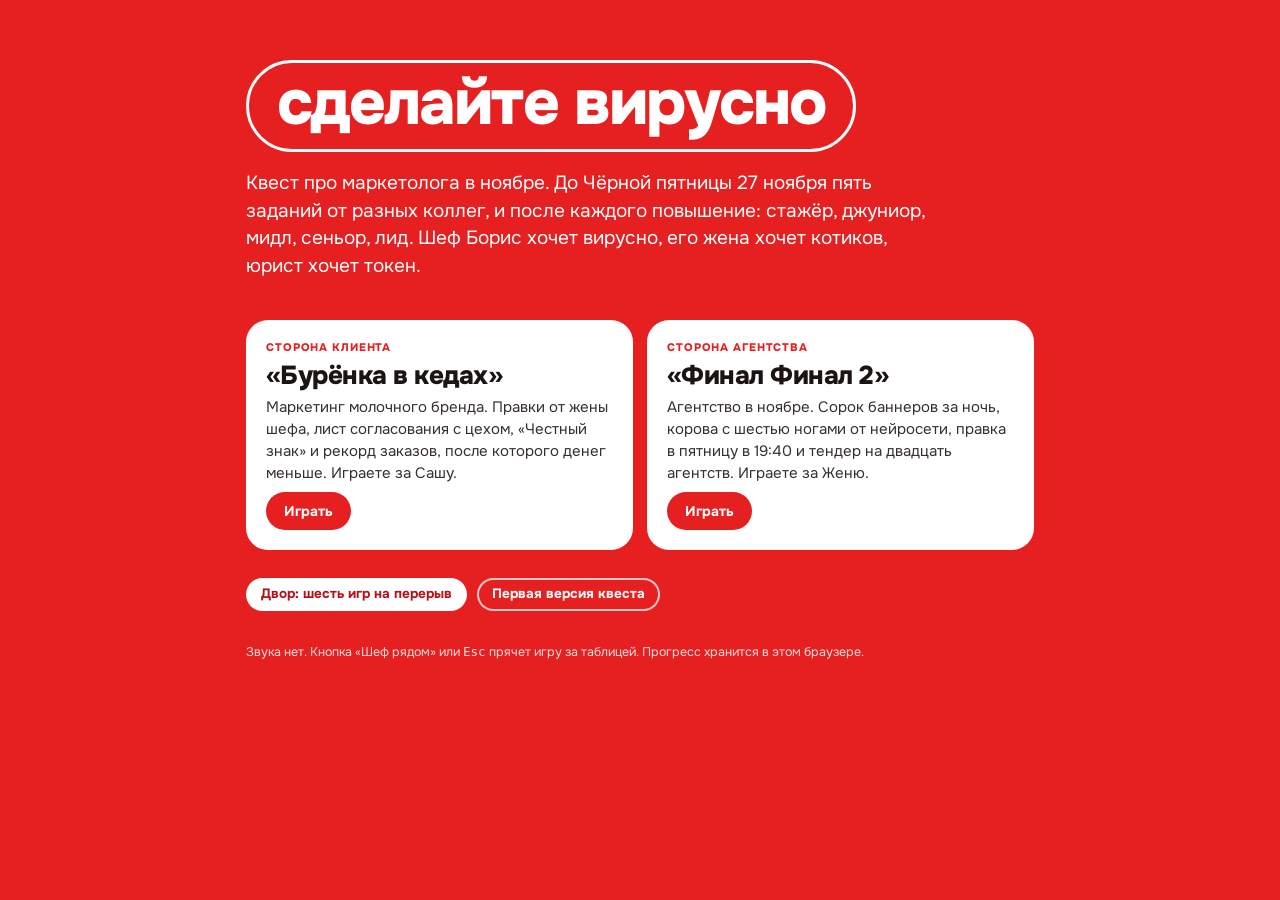
<file: index.html>
<!doctype html>
<html lang="ru">
<head>
<meta charset="utf-8">
<meta name="viewport" content="width=device-width, initial-scale=1, viewport-fit=cover">
<title>Сделайте вирусно</title>
<meta name="description" content="Квест про маркетолога перед Чёрной пятницей: агентство или молочный бренд, грейды от стажёра до лида, двор с играми на перерыв.">
<meta property="og:title" content="Сделайте вирусно">
<meta property="og:description" content="Квест про маркетолога перед Чёрной пятницей. Играйте за агентство или за бренд молока.">
<meta property="og:type" content="website">
<meta name="theme-color" content="#E62020">
<link rel="icon" href="kit/icon.svg">
<link rel="preconnect" href="https://fonts.googleapis.com">
<link rel="preconnect" href="https://fonts.gstatic.com" crossorigin>
<link rel="stylesheet" href="https://fonts.googleapis.com/css2?family=Onest:wght@400;500;700;800&display=swap">
<link rel="stylesheet" href="kit/kit.css">
<style>
.hero{padding:clamp(18px,5vw,48px) 0 8px;max-width:680px}
.hero .big{display:inline-block;border:3px solid #fff;border-radius:999px;padding:8px 28px 14px;font-weight:800;font-size:clamp(34px,8vw,64px);letter-spacing:-.03em;line-height:1}
.hero p{font-size:clamp(16px,2.2vw,19px);line-height:1.45;margin:18px 0 0}
.sides{display:grid;grid-template-columns:repeat(auto-fit,minmax(280px,1fr));gap:14px;margin-top:22px}
.side{display:flex;flex-direction:column;gap:8px;background:var(--panel);color:var(--panel-ink);border-radius:22px;padding:20px;text-decoration:none;transition:transform .15s ease,box-shadow .15s ease}
.side:hover{transform:translateY(-3px);box-shadow:0 12px 28px rgba(0,0,0,.2)}
.side .tag{font-size:11px;font-weight:800;letter-spacing:.08em;text-transform:uppercase;color:var(--red)}
.side b{font-size:26px;font-weight:800;letter-spacing:-.02em;line-height:1.05}
.side p{margin:0;font-size:15px;line-height:1.45;opacity:.88;flex:1}
.side .go{align-self:flex-start;background:var(--red);color:#fff;border-radius:99px;padding:10px 18px;font-weight:700;font-size:14px}
.side .prog{font-size:13px;font-weight:700;color:var(--muted)}
.side.soon .go{background:var(--muted)}
.more{display:flex;flex-wrap:wrap;gap:10px;margin-top:18px}
.foot{font-size:12.5px;opacity:.85;margin:22px 0 4px;line-height:1.45}
</style>
</head>
<body>
<div class="kit-wrap">
  <div class="hero">
    <span class="big">сделайте вирусно</span>
    <p>Квест про маркетолога в ноябре. До Чёрной пятницы 27 ноября пять заданий от разных коллег, и после каждого повышение: стажёр, джуниор, мидл, сеньор, лид. Шеф Борис хочет вирусно, его жена хочет котиков, юрист хочет токен.</p>
  </div>
  <div class="sides" id="sides"></div>
  <div class="more">
    <a class="kit-btn" href="dvor/">Двор: шесть игр на перерыв</a>
    <a class="kit-btn ghost" href="demo/">Первая версия квеста</a>
  </div>
  <p class="foot">Звука нет. Кнопка «Шеф рядом» или <kbd>Esc</kbd> прячет игру за таблицей. Прогресс хранится в этом браузере.</p>
</div>
<script src="kit/kit.js"></script>
<script>
(function () {
  var K = window.Kit;
  var SIDES = [
    { id: 'client', tag: 'Сторона клиента', name: '«Бурёнка в кедах»', hero: 'Сашу', text: 'Маркетинг молочного бренда. Правки от жены шефа, лист согласования с цехом, «Честный знак» и рекорд заказов, после которого денег меньше.', ready: true },
    { id: 'agency', tag: 'Сторона агентства', name: '«Финал Финал 2»', hero: 'Женю', text: 'Агентство в ноябре. Сорок баннеров за ночь, корова с шестью ногами от нейросети, правка в пятницу в 19:40 и тендер на двадцать агентств.', ready: true }
  ];
  document.getElementById('sides').innerHTML = SIDES.map(function (s) {
    var lab = K.get('label:kvest-' + s.id, null);
    return '<a class="side' + (s.ready ? '' : ' soon') + '" href="ofis/?side=' + s.id + '"><span class="tag">' + s.tag + '</span><b>' + s.name + '</b><p>' + s.text + ' Играете за ' + s.hero + '.</p>' +
      (lab ? '<span class="prog">Ваш грейд: ' + lab + '</span>' : '') + '<span class="go">' + (s.ready ? 'Играть' : 'Скоро') + '</span></a>';
  }).join('');
})();
</script>
</body>
</html>
</file>
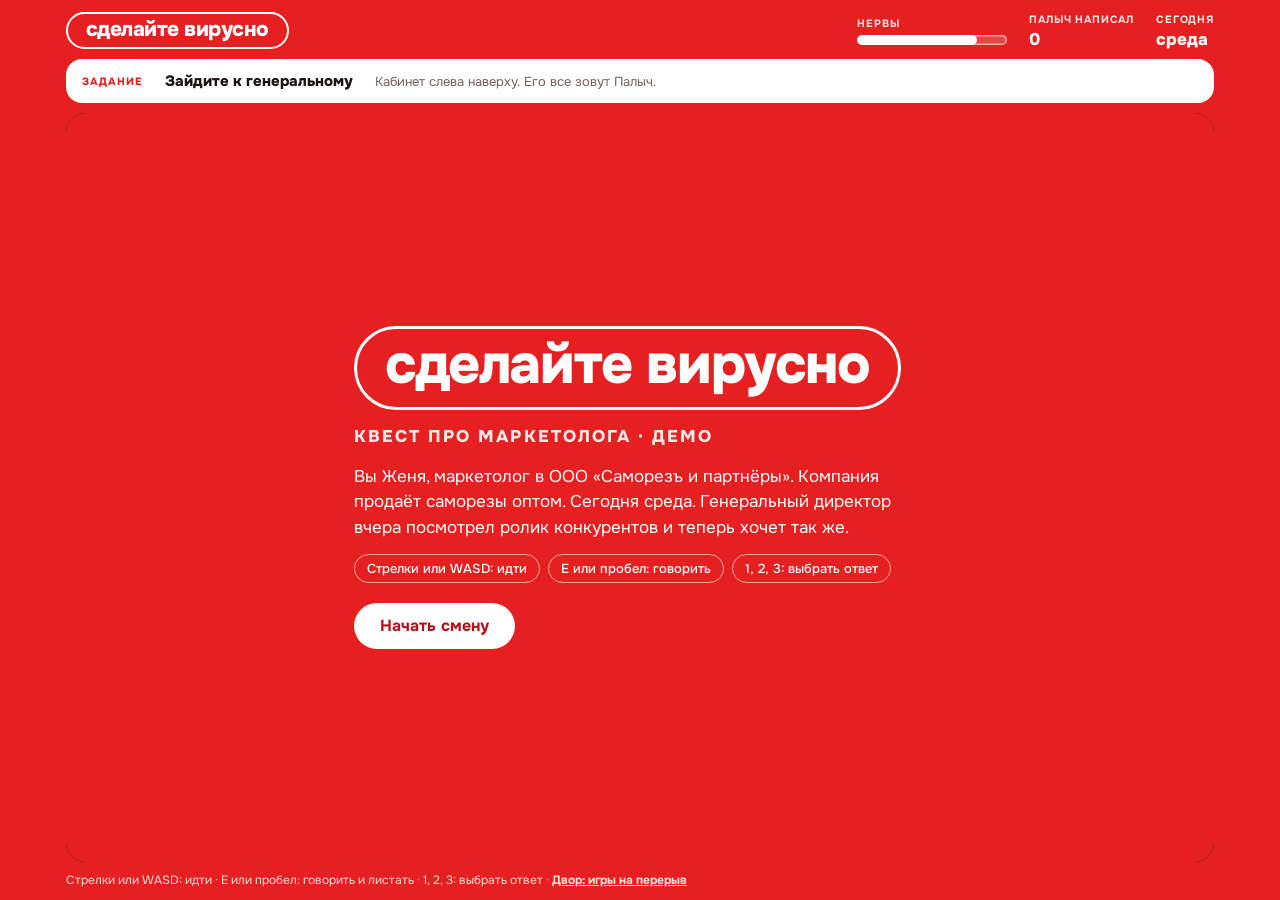
<file: demo/index.html>
<!doctype html>
<html lang="ru">
<head>
<meta charset="utf-8">
<meta name="viewport" content="width=device-width, initial-scale=1, viewport-fit=cover">
<meta name="description" content="Браузерный квест про маркетолога: генеральный хочет вирусный ролик про саморезы за 15 тысяч к пятнице.">
<meta property="og:title" content="Сделайте вирусно">
<meta property="og:description" content="Квест про маркетолога. Соберите бриф и согласуйте ролик до пятницы.">
<meta property="og:type" content="website">
<meta name="theme-color" content="#E62020">
<link rel="icon" href="data:image/svg+xml,%3Csvg%20xmlns%3D%22http%3A%2F%2Fwww.w3.org%2F2000%2Fsvg%22%20viewBox%3D%220%200%2064%2064%22%3E%3Cellipse%20cx%3D%2232%22%20cy%3D%2232%22%20rx%3D%2229%22%20ry%3D%2222%22%20fill%3D%22%23E62020%22%2F%3E%3Ctext%20x%3D%2232%22%20y%3D%2241%22%20font-family%3D%22Arial%22%20font-weight%3D%22700%22%20font-size%3D%2226%22%20fill%3D%22%23fff%22%20text-anchor%3D%22middle%22%3E!%3C%2Ftext%3E%3C%2Fsvg%3E">
<title>Сделайте вирусно</title>
<link rel="preconnect" href="https://fonts.googleapis.com">
<link rel="preconnect" href="https://fonts.gstatic.com" crossorigin>
<link rel="stylesheet" href="https://fonts.googleapis.com/css2?family=Onest:wght@400;500;700;800&display=swap">
<style>
html{box-sizing:border-box;padding-top:env(safe-area-inset-top,0px);padding-bottom:env(safe-area-inset-bottom,0px)}
body{margin:0}
[hidden]{display:none!important}
</style>
<style>
/* Layout: одна сцена на экран — шапка с нервами, полоса задания, офис сверху на всю оставшуюся высоту */
:root{
  --red:#E62020; --red-deep:#B3121A; --ink:#1C1313; --white:#FFFFFF;
  --bg:#E62020; --fg:#FFFFFF; --panel:#FFFFFF; --panel-ink:#1C1313; --muted:#76615E; --soft:#FFE4E0; --stage:#2A1F1E; --veil:rgba(255,255,255,.16);
  --font:'Onest','Segoe UI',system-ui,-apple-system,sans-serif;
}
@media (prefers-color-scheme: dark){:root:not([data-theme="light"]){--bg:#6B0F13;--panel:#221818;--panel-ink:#F6EBE9;--muted:#BFA7A3;--soft:#3B2321;--stage:#150E0E;--veil:rgba(255,255,255,.1);color-scheme:dark}}
:root[data-theme="dark"]{--bg:#6B0F13;--panel:#221818;--panel-ink:#F6EBE9;--muted:#BFA7A3;--soft:#3B2321;--stage:#150E0E;--veil:rgba(255,255,255,.1);color-scheme:dark}
html,body{height:100%}
body{background:var(--bg);color:var(--fg);font-family:var(--font);-webkit-font-smoothing:antialiased}
.wrap{box-sizing:border-box;height:100%;max-width:1180px;margin:0 auto;display:flex;flex-direction:column;gap:10px;padding-block:12px;padding-left:max(16px,env(safe-area-inset-left,0px));padding-right:max(16px,env(safe-area-inset-right,0px))}
.top{display:flex;align-items:center;justify-content:space-between;gap:10px 20px;flex-wrap:wrap}
.logo{display:inline-block;border:2.5px solid var(--white);border-radius:999px;padding:5px 18px 7px;font-weight:800;font-size:21px;letter-spacing:-.025em;line-height:1;color:var(--white)}
.hud{display:flex;gap:10px 22px;align-items:center;flex-wrap:wrap}
.stat{display:flex;flex-direction:column;gap:5px}
.stat span{font-size:10.5px;font-weight:700;letter-spacing:.08em;text-transform:uppercase;opacity:.9}
.stat b{font-size:17px;font-weight:800;line-height:1;font-variant-numeric:tabular-nums}
.bar{width:150px;height:10px;border-radius:99px;background:var(--veil);overflow:hidden;box-shadow:inset 0 0 0 1.5px rgba(255,255,255,.55)}
.bar i{display:block;height:100%;width:80%;background:var(--white);border-radius:99px;transition:width .35s ease}
.bar.low i{background:#FFD447}
.quest{background:var(--panel);color:var(--panel-ink);border-radius:16px;padding:10px 16px;display:flex;flex-wrap:wrap;align-items:center;gap:6px 22px;min-height:44px;box-sizing:border-box}
.quest .lbl{font-size:10.5px;font-weight:800;letter-spacing:.1em;text-transform:uppercase;color:var(--red)}
.quest .task{font-weight:800;font-size:15px}
.quest .sub{color:var(--muted);font-size:13px}
.quest ul{list-style:none;margin:0;padding:0;display:flex;flex-wrap:wrap;gap:6px 18px}
.quest li{display:flex;gap:7px;align-items:center;font-size:13px;font-weight:500}
.quest li .box{flex:none;width:16px;height:16px;border-radius:50%;border:2px solid var(--red);display:grid;place-items:center;font-size:10px;font-weight:800;color:var(--white);box-sizing:border-box}
.quest li em{font-style:normal;color:var(--muted)}
.quest li.done{color:var(--muted)}
.quest li.done b{text-decoration:line-through}
.quest li.done .box{background:var(--red)}
.game{position:relative;flex:1;min-height:300px;border-radius:20px;overflow:hidden;background:var(--stage)}
canvas{display:block;width:100%;height:100%;touch-action:none}
.toasts{position:absolute;top:12px;right:12px;display:flex;flex-direction:column;align-items:flex-end;gap:8px;max-width:min(320px,calc(100% - 24px));pointer-events:none;z-index:3}
.toast{background:var(--panel);color:var(--panel-ink);border-radius:14px;padding:9px 13px;font-size:13px;font-weight:700;box-shadow:0 6px 18px rgba(0,0,0,.25);animation:tin .25s ease-out;transition:opacity .3s,transform .3s}
.toast.ping{background:var(--ink);color:var(--white)}
.toast.out{opacity:0;transform:translateY(-6px)}
@keyframes tin{from{opacity:0;transform:translateY(-8px)}to{opacity:1;transform:none}}
.prompt{position:absolute;left:50%;bottom:16px;transform:translateX(-50%);background:var(--ink);color:var(--white);padding:8px 14px;border-radius:99px;font-weight:700;font-size:13px;white-space:nowrap;pointer-events:none;opacity:0;transition:opacity .15s;z-index:2}
.prompt.on{opacity:1}
.prompt kbd{font-family:inherit;background:var(--red);border-radius:6px;padding:1px 7px;margin-right:7px}
.dialog{position:absolute;left:12px;right:12px;bottom:12px;max-width:780px;margin:0 auto;background:var(--panel);color:var(--panel-ink);border-radius:18px;padding:16px 18px 14px;box-shadow:0 14px 40px rgba(0,0,0,.35);z-index:4}
.who{display:flex;align-items:baseline;gap:9px;flex-wrap:wrap;margin-bottom:8px}
.who span{background:var(--red);color:var(--white);font-weight:800;font-size:13px;padding:3px 11px 4px;border-radius:99px}
.who small{color:var(--muted);font-size:12.5px}
.dialog p{margin:0 0 12px;font-size:16px;line-height:1.45;max-width:65ch}
.choices{display:flex;flex-wrap:wrap;gap:8px}
.btn{font:inherit;font-weight:700;font-size:14px;border:0;border-radius:99px;padding:10px 16px;background:var(--red);color:var(--white);cursor:pointer;text-align:left;line-height:1.25}
.btn:hover{background:var(--red-deep)}
.btn:focus-visible{outline:3px solid var(--panel-ink);outline-offset:2px}
.btn .n{display:inline-grid;place-items:center;width:20px;height:20px;border-radius:50%;background:rgba(255,255,255,.22);font-size:12px;margin-right:8px}
.overlay{position:absolute;inset:0;background:var(--bg);color:var(--fg);display:flex;align-items:center;justify-content:center;padding:24px;overflow:auto;z-index:6}
.card{max-width:580px;display:flex;flex-direction:column;align-items:flex-start;gap:14px;margin:auto 0}
.card .logo{font-size:clamp(30px,7vw,56px);border-width:3px;padding:8px 28px 14px}
.kicker{margin:0;font-size:12px;font-weight:800;letter-spacing:.12em;text-transform:uppercase;opacity:.9}
.card p{margin:0;font-size:17px;line-height:1.5;max-width:52ch}
.keys{display:flex;flex-wrap:wrap;gap:8px}
.keys span{border:1.5px solid rgba(255,255,255,.6);border-radius:99px;padding:5px 12px;font-size:13px;font-weight:500}
.btn.light{background:var(--white);color:var(--red-deep);font-size:16px;padding:13px 26px;margin-top:6px}
.btn.light:hover{background:#FFE9E6}
.btn.light:focus-visible{outline-color:var(--white)}
.stamp{border:4px solid var(--white);border-radius:12px;padding:6px 18px 8px;font-weight:800;font-size:clamp(26px,6vw,46px);letter-spacing:.04em;transform:rotate(-5deg);margin-bottom:6px}
.card h2{margin:0;font-size:clamp(22px,4vw,32px);font-weight:800;letter-spacing:-.02em;text-wrap:balance;line-height:1.15}
.stats{display:grid;grid-template-columns:repeat(4,minmax(0,1fr));gap:8px;width:100%}
.stats div{background:var(--veil);border-radius:14px;padding:10px 12px;display:flex;flex-direction:column;gap:4px}
.stats b{font-size:21px;font-weight:800;font-variant-numeric:tabular-nums}
.stats span{font-size:11.5px;opacity:.85}
.card p.note{font-size:13px;opacity:.8}
.pad{position:absolute;left:12px;right:12px;bottom:12px;display:none;justify-content:space-between;align-items:flex-end;pointer-events:none;z-index:2}
.dirs{display:grid;grid-template-columns:repeat(3,52px);grid-template-rows:repeat(2,52px);gap:6px;pointer-events:auto;touch-action:none}
.pad button{font:inherit;border:0;border-radius:14px;background:rgba(255,255,255,.88);color:var(--ink);font-size:18px;font-weight:800;-webkit-user-select:none;user-select:none;-webkit-touch-callout:none;touch-action:none}
.pad button.on{background:var(--white);transform:scale(.95)}
.pad .act{pointer-events:auto;height:64px;padding:0 22px;border-radius:99px;background:var(--red);color:var(--white);font-size:15px;opacity:.55;box-shadow:0 0 0 3px var(--white)}
.pad .act.ready{opacity:1}
.only-touch{display:none}
.hint{font-size:12px;opacity:.85;margin:0}
@media (pointer:coarse){.pad{display:flex}.prompt{bottom:136px}.hint,.only-kb{display:none!important}.only-touch{display:inline-block}}
.game.dlg .pad,.game.dlg .prompt{display:none}
@media (max-width:640px){.logo{font-size:17px;padding:4px 14px 6px}.bar{width:96px}.stat b{font-size:15px}.quest{padding:9px 12px;gap:4px 14px}.quest .task{font-size:14px}.dialog p{font-size:15px}.stats{grid-template-columns:repeat(2,minmax(0,1fr))}.card p{font-size:15.5px}}
@media (prefers-reduced-motion:reduce){.toast{animation:none}.bar i{transition:none}}
</style>
</head>
<body>
<div class="wrap">
  <header class="top">
    <div class="logo">сделайте вирусно</div>
    <div class="hud">
      <div class="stat"><span>Нервы</span><div class="bar" id="nbar" role="meter" aria-label="Нервы" aria-valuemin="0" aria-valuemax="100" aria-valuenow="80"><i id="nfill"></i></div></div>
      <div class="stat"><span>Палыч написал</span><b id="pings">0</b></div>
      <div class="stat"><span>Сегодня</span><b>среда</b></div>
    </div>
  </header>

  <section class="quest" id="quest" aria-live="polite"></section>

  <div class="game" id="game">
    <canvas id="cv" aria-label="Офис компании «Саморезъ и партнёры», вид сверху"></canvas>
    <div class="toasts" id="toasts"></div>
    <div class="prompt" id="prompt"></div>

    <div class="pad" id="pad">
      <div class="dirs">
        <button type="button" data-k="u" style="grid-column:2;grid-row:1" aria-label="Вверх">▲</button>
        <button type="button" data-k="l" style="grid-column:1;grid-row:2" aria-label="Влево">◀</button>
        <button type="button" data-k="d" style="grid-column:2;grid-row:2" aria-label="Вниз">▼</button>
        <button type="button" data-k="r" style="grid-column:3;grid-row:2" aria-label="Вправо">▶</button>
      </div>
      <button type="button" class="act" id="actBtn">Говорить</button>
    </div>

    <div class="dialog" id="dlg" hidden>
      <div class="who"><span id="dlgName"></span><small id="dlgRole"></small></div>
      <p id="dlgText"></p>
      <div class="choices" id="dlgCh"></div>
    </div>

    <div class="overlay" id="start">
      <div class="card">
        <div class="logo">сделайте вирусно</div>
        <p class="kicker">Квест про маркетолога · демо</p>
        <p>Вы Женя, маркетолог в ООО «Саморезъ и партнёры». Компания продаёт саморезы оптом. Сегодня среда. Генеральный директор вчера посмотрел ролик конкурентов и теперь хочет так же.</p>
        <div class="keys">
          <span class="only-kb">Стрелки или WASD: идти</span>
          <span class="only-kb">E или пробел: говорить</span>
          <span class="only-kb">1, 2, 3: выбрать ответ</span>
          <span class="only-touch">Кнопки внизу экрана: идти и говорить</span>
        </div>
        <button type="button" class="btn light" id="startBtn">Начать смену</button>
      </div>
    </div>

    <div class="overlay" id="end" hidden>
      <div class="card">
        <div class="stamp" id="endStamp"></div>
        <h2 id="endTitle"></h2>
        <p id="endText"></p>
        <div class="stats" id="endStats"></div>
        <button type="button" class="btn light" id="againBtn">Ещё раз</button>
        <p class="note">Это демо: один офис и одно задание.</p>
      </div>
    </div>
  </div>

  <p class="hint">Стрелки или WASD: идти · E или пробел: говорить и листать · 1, 2, 3: выбрать ответ · <a href="../dvor/" style="color:inherit;font-weight:700">Двор: игры на перерыв</a></p>
</div>

<script>
(() => {
'use strict';
const $ = s => document.querySelector(s);
const cv = $('#cv'), ctx = cv.getContext('2d'), game = $('#game');
const dlg = $('#dlg'), dlgName = $('#dlgName'), dlgRole = $('#dlgRole'), dlgText = $('#dlgText'), dlgCh = $('#dlgCh');
const questEl = $('#quest'), toastsEl = $('#toasts'), promptEl = $('#prompt'), actBtn = $('#actBtn');
const nfill = $('#nfill'), nbar = $('#nbar'), pingsEl = $('#pings');
const RM = !!(window.matchMedia && matchMedia('(prefers-reduced-motion: reduce)').matches);

/* ---------- Карта офиса: 28 × 18 клеток ---------- */
const T = 32;
const MAP = [
  "#WW#WW#WW#WW#WW#WW#WW#WW#WW#",
  "#ccccccc#..........#ppppppp#",
  "#ccccccc#..........#ppppppp#",
  "#ccccccc#..DD..DD..#ppppppp#",
  "#ccccccc#..........#ppppppp#",
  "#ccccccc#..DD..DD..#ppppppp#",
  "####c####..........####p####",
  "#..........................#",
  "#..DD..DD..DD....DD..DD..DD#",
  "#..........................#",
  "#..........................#",
  "####t###............###a####",
  "#tttttt#............#aaaaaa#",
  "#tttttt#..DD....DD..#aaaaaa#",
  "#tttttt#............#aaaaaa#",
  "#tttttt#..DD....DD..#aaaaaa#",
  "#tttttt#............#aaaaaa#",
  "#############LL#############",
];
const MW = MAP[0].length, MH = MAP.length;
const SOLID = new Set(['#', 'W', 'L', 'D']);
const tile = (x, y) => (x < 0 || y < 0 || x >= MW || y >= MH) ? '#' : MAP[y][x];

const PEOPLE = {
  me:     { name: 'Женя', role: 'это вы, маркетолог' },
  boss:   { name: 'Палыч', role: 'Виктор Павлович, генеральный директор' },
  oleg:   { name: 'Олег', role: 'отдел продаж' },
  lyosha: { name: 'Лёша', role: 'дизайнер' },
  ksyu:   { name: 'Ксюша', role: 'SMM, стажёр' },
  petr:   { name: 'Петрович', role: 'сисадмин' },
  tamara: { name: 'Тамара Ивановна', role: 'главный бухгалтер' },
};
const NPC = [
  { id: 'boss',   x: 4,  y: 1,  shirt: '#2B3A55', hair: '#A3A3A3', bald: true, tie: true },
  { id: 'petr',   x: 17, y: 3,  shirt: '#6D6A5E', hair: '#C9C9C9', beard: true, glasses: true },
  { id: 'ksyu',   x: 4,  y: 9,  shirt: '#F4A6B7', hair: '#6B3A2A', long: true },
  { id: 'oleg',   x: 12, y: 9,  shirt: '#4C7A5A', hair: '#3B2A1E' },
  { id: 'lyosha', x: 22, y: 9,  shirt: '#1F1F1F', hair: '#D9B44A', phones: true },
  { id: 'tamara', x: 23, y: 15, shirt: '#7A2E5A', hair: '#B4552F', bun: true, glasses: true },
];
const ME = { shirt: '#E62020', hair: '#2A1E1A', badge: true };

const E = [
  { t: 'safe',     x: 1,  y: 1,   w: 1,   h: 1,    act: 'safe' },
  { t: 'rug',      x: 6,  y: 1,   w: 1.8, h: 0.5,  act: 'rug' },
  { t: 'bossdesk', x: 3,  y: 2,   w: 3,   h: 1,    act: 'boss' },
  { t: 'plant',    x: 7,  y: 5,   w: 1,   h: 1,    act: 'plant' },
  { t: 'honor',    x: 13, y: 1,   w: 2,   h: 0.45, act: 'honor' },
  { t: 'board',    x: 21, y: 1,   w: 3,   h: 0.45, act: 'board' },
  { t: 'mtable',   x: 21, y: 2.5, w: 5,   h: 1.8 },
  { t: 'cooler',   x: 1,  y: 7,   w: 1,   h: 1,    act: 'cooler' },
  { t: 'printer',  x: 26, y: 7,   w: 1,   h: 1,    act: 'printer' },
  { t: 'plant',    x: 26, y: 10,  w: 1,   h: 1,    act: 'plant' },
  { t: 'plant',    x: 8,  y: 12,  w: 1,   h: 1,    act: 'plant' },
  { t: 'plant',    x: 19, y: 12,  w: 1,   h: 1,    act: 'plant' },
  { t: 'fridge',   x: 1,  y: 12,  w: 1,   h: 1,    act: 'fridge' },
  { t: 'ktable',   x: 2,  y: 13.6,w: 2,   h: 1.2 },
  { t: 'counter',  x: 2,  y: 16,  w: 4,   h: 1 },
  { t: 'kettle',   x: 3,  y: 16,  w: 1,   h: 1,    act: 'kettle', nosolid: true },
  { t: 'micro',    x: 5,  y: 16,  w: 1,   h: 1,    act: 'micro', nosolid: true },
  { t: 'cabinet',  x: 26, y: 12,  w: 1,   h: 2,    act: 'cabinet' },
  { t: 'plant',    x: 21, y: 12,  w: 1,   h: 1,    act: 'plant' },
  { t: 'tdesk',    x: 22, y: 14,  w: 3,   h: 1,    act: 'tamara' },
  { t: 'lift',     x: 13, y: 17,  w: 2,   h: 1,    act: 'lift', nosolid: true },
];
const BODIES = [];
for (const e of E) if (!e.nosolid) BODIES.push(e);
for (const n of NPC) BODIES.push({ x: n.x + .2, y: n.y + .25, w: .6, h: .65 });

const ROOMS = [
  ['КАБИНЕТ ГЕНЕРАЛЬНОГО', 4.5, 4.55, 'rgba(255,225,160,.55)'],
  ['ПЕРЕГОВОРКА «БАЙКАЛ»', 23.5, 5.45, 'rgba(95,50,15,.5)'],
  ['ОПЕНСПЕЙС', 14.5, 9.55, 'rgba(60,40,30,.3)'],
  ['КУХНЯ', 5.3, 12.55, 'rgba(50,55,65,.4)'],
  ['БУХГАЛТЕРИЯ', 24, 16.55, 'rgba(40,50,30,.42)'],
  ['ЛИФТ', 14, 16.8, 'rgba(60,40,30,.42)'],
];

const OBJ = { cooler: 'Кулер', printer: 'Принтер', safe: 'Сейф', rug: 'Ковёр', plant: 'Фикус', honor: 'Доска почёта', board: 'Доска', fridge: 'Холодильник', kettle: 'Чайник', micro: 'Микроволновка', cabinet: 'Шкаф с папками', lift: 'Лифт' };
const NOTE = {
  printer: 'Принтер пишет: «Замятие бумаги в лотке 2». Пишет так с понедельника.',
  safe: 'Сейф. Говорят, внутри лежит бюджет на маркетинг. Код знает только Палыч.',
  rug: 'Ковёр на стене. Палыч говорит, что он для акустики.',
  plant: 'Фикус. Его поливает бухгалтерия. И разговаривает с ним тоже.',
  honor: 'Доска почёта. Вашей фотографии тут пока нет.',
  board: 'На доске написано: «KPI: охваты, вовлечённость, синергия». Продаж в списке нет.',
  fridge: 'Записка на холодильнике: «Кто взял мой йогурт, тот знает, что он сделал. Т. И.»',
  micro: 'Микроволновка. Пахнет рыбой с прошлого корпоратива.',
  cabinet: 'Папки «Закрывающие документы, 2011–2026». Трогать нельзя.',
  lift: 'Лифт. До пятницы домой не отпускают.',
};
const KSYU = [
  'Я веду наши соцсети. В Telegram у нас 12 подписчиков, девять из них бухгалтерия.',
  'Палыч каждую неделю просит «что-нибудь вирусное». Ты не первый, кому он это говорит.',
  'Если что, у меня есть кольцевая лампа. Одна на весь офис.',
];
const PETR = [
  'Перезагружать пробовал?',
  'Пароль от Wi-Fi на стикере под клавиатурой у Палыча. Я тебе этого не говорил.',
  'Сервер стоит в кладовке. Не открывай, он греется.',
];
const PINGS = ['Ну что там?', 'Конкуренты опять что-то выложили', 'Может, в тикток?', 'Жена говорит, надо через нейросеть', 'Пятница скоро, помнишь?', 'Скинь, что есть', '👍', 'Ты где?'];

/* ---------- Состояние ---------- */
let S, P, dlgOpen = false, dlgAt = 0, curChoices = [], promptKey, dpr = 1, zoom = 1, tnow = 0;
const keys = { u: false, d: false, l: false, r: false };

function fresh() {
  return { step: 0, running: false, over: false, nerves: 80, pings: 0, pingT: 8, askedGoal: false,
    client: false, budget: false, idea: null, needTea: false, tea: false, coolAt: -99, bossNag: 0, cyc: {}, endAt: 0 };
}
function newGame() {
  S = fresh();
  P = { x: 14, y: 16.35, fx: 0, fy: -1, moving: false };
  closeDlg(); updQuest(); updHud(); promptKey = undefined;
}

/* ---------- Интерфейс ---------- */
function updHud() {
  nfill.style.width = S.nerves + '%';
  nbar.classList.toggle('low', S.nerves < 30);
  nbar.setAttribute('aria-valuenow', S.nerves);
  pingsEl.textContent = S.pings;
}
function li(done, a, b) {
  return '<li class="' + (done ? 'done' : '') + '"><span class="box">' + (done ? '✓' : '') + '</span><span><b>' + a + '</b> <em>' + b + '</em></span></li>';
}
function updQuest() {
  let h = '<span class="lbl">Задание</span>';
  if (S.step === 0) h += '<span class="task">Зайдите к генеральному</span><span class="sub">Кабинет слева наверху. Его все зовут Палыч.</span>';
  else if (S.step === 1) {
    let teaNote = '';
    if (S.needTea && !S.budget) teaNote = S.tea ? ' · чай в руках' : ' · сначала чай с кухни';
    h += '<span class="task">Соберите бриф</span><ul>' +
      li(S.client, 'Кто покупает', 'Олег, продажи') +
      li(S.budget, 'Сколько денег на самом деле', 'Тамара Ивановна' + teaNote) +
      li(!!S.idea, 'Идея ролика', 'Лёша, дизайнер') + '</ul>';
  } else if (S.step === 2) h += '<span class="task">Несите бриф Палычу</span><span class="sub">Бриф собран. Осталось согласовать.</span>';
  else h += '<span class="task">Смена окончена</span>';
  questEl.innerHTML = h;
}
function toast(msg, cls) {
  const el = document.createElement('div');
  el.className = 'toast' + (cls ? ' ' + cls : '');
  el.textContent = msg;
  toastsEl.appendChild(el);
  while (toastsEl.children.length > 3) toastsEl.firstChild.remove();
  setTimeout(() => { el.classList.add('out'); setTimeout(() => el.remove(), 350); }, 3600);
}
function setPrompt(n) {
  const k = n ? n.id : '';
  if (k === promptKey) return;
  promptKey = k;
  if (!n) { promptEl.classList.remove('on'); actBtn.classList.remove('ready'); return; }
  const p = PEOPLE[n.id];
  promptEl.innerHTML = '<kbd class="only-kb">E</kbd>' + (p ? 'Поговорить: ' + p.name : 'Осмотреть: ' + OBJ[n.id].toLowerCase());
  promptEl.classList.add('on'); actBtn.classList.add('ready');
}

/* ---------- Диалоги ---------- */
function say(who, text, choices) {
  if (S.over) return;
  const p = PEOPLE[who] || { name: who, role: '' };
  dlgName.textContent = p.name;
  dlgRole.textContent = p.role || '';
  dlgText.textContent = text;
  curChoices = (choices && choices.length) ? choices : [{ t: 'Дальше' }];
  dlgCh.textContent = '';
  curChoices.forEach((c, i) => {
    const b = document.createElement('button');
    b.type = 'button'; b.className = 'btn';
    if (curChoices.length > 1) { const n = document.createElement('span'); n.className = 'n'; n.textContent = i + 1; b.appendChild(n); }
    b.appendChild(document.createTextNode(c.t));
    b.addEventListener('mousedown', e => e.preventDefault());
    b.addEventListener('click', () => { if (performance.now() - dlgAt > 300) choose(i); });
    dlgCh.appendChild(b);
  });
  dlg.hidden = false; dlgOpen = true; dlgAt = performance.now();
  game.classList.add('dlg'); setPrompt(null);
}
function choose(i) { const c = curChoices[i]; closeDlg(); if (c && c.f) c.f(); }
function closeDlg() { dlg.hidden = true; dlgOpen = false; curChoices = []; game.classList.remove('dlg'); }
function cyc(id, arr) { const i = S.cyc[id] || 0; S.cyc[id] = i + 1; return arr[i % arr.length]; }
function nerves(d) {
  S.nerves = Math.max(0, Math.min(100, S.nerves + d)); updHud();
  if (S.nerves <= 0 && !S.over) finish('burnout');
}
function checkBrief() {
  if (S.step === 1 && S.client && S.budget && S.idea) { S.step = 2; toast('Бриф собран. Несите Палычу'); updQuest(); }
}
function startBrief() { S.step = 1; S.pingT = 8; toast('Новое задание: собрать бриф'); updQuest(); }

function talkBoss() {
  if (S.step === 0) {
    say('boss', 'А, Женя. Заходи. Видел, у конкурентов ролик залетел? Миллион просмотров! Нам нужно так же. Вирусно.', [
      { t: 'А какая у ролика цель?', f: () => { S.askedGoal = true;
        say('boss', 'Цель… чтобы было вирусно. Ну и чтобы продажи, само собой. Бюджет пятнадцать тысяч, к пятнице.', [{ t: 'Понял, займусь', f: startBrief }]); } },
      { t: 'Сделаем, Виктор Павлович!', f: () =>
        say('boss', 'Вот! Это я понимаю, подход. Бюджет пятнадцать тысяч, к пятнице. Детали сам соберёшь.', [{ t: 'Есть', f: startBrief }]) },
    ]);
  } else if (S.step === 1) {
    nerves(-3);
    say('boss', cyc('boss', ['Ну что, уже завирусилось?', 'Женя, я жду. Пятница не резиновая.', 'Сходи к Олегу, к Лёше, к Тамаре Ивановне. Чего у меня стоишь?']));
  } else if (S.step === 2) pitch();
}
function pitch() {
  say('boss', 'Ну, показывай. Только чтобы вирусно.', [{ t: 'Показываю', f: () =>
    say('me', 'Покупают у нас прорабы. Им важно одно: чтобы машина пришла к семи утра. Telegram они читают в шесть, по дороге на объект. Бюджет на руки 12 500.', [{ t: 'Дальше', f: pitchIdea }]) }]);
}
function pitchIdea() {
  if (S.idea === 'dance') {
    say('me', 'Идея: прораб танцует с шуруповёртом под ремикс.', [{ t: 'Дальше', f: () =>
      say('boss', 'Ха! Вот! Это вирусно! Запускай.', [{ t: 'Запускаем', f: () => finish('dance') }]) }]);
  } else if (S.idea === 'battle') {
    say('me', 'Идея: саморез против гвоздя. Бой в замедленной съёмке, саморез побеждает.', [{ t: 'Дальше', f: () =>
      say('boss', 'Смешно. И про нас. Давай.', [{ t: 'Запускаем', f: () => finish('battle') }]) }]);
  } else {
    say('me', 'Идея: снимаем одним кадром, как наша машина приезжает на объект в 6:40. Прораб смотрит на часы и говорит: «Вовремя».', [{ t: 'Дальше', f: () => {
      const ch = [];
      if (S.askedGoal) ch.push({ t: 'Вы сами сказали: цель — продажи', f: () =>
        say('boss', 'Сказал, да. Ладно, запускай. Но если не завирусится…', [{ t: 'Запускаем', f: () => finish('honest') }]) });
      ch.push({ t: 'Доверьтесь мне', f: () => { nerves(-15);
        say('boss', 'Под твою ответственность, Женя.', [{ t: 'Запускаем', f: () => finish('honest') }]); } });
      ch.push({ t: 'Ладно, добавим танцующего прораба', f: () => { S.idea = 'dance';
        say('boss', 'Вот! Сразу бы так.', [{ t: 'Запускаем', f: () => finish('dance') }]); } });
      say('boss', 'А где тут вирусность?', ch);
    } }]);
  }
}
function talkOleg() {
  if (S.step === 0) return say('oleg', 'Ты новенький? Палыч тебя искал. Его кабинет слева наверху.');
  if (S.client) return say('oleg', 'Привезли вовремя, вот и вся реклама.');
  say('oleg', 'Вирусный ролик? Про саморезы? Ну-ну.', [
    { t: 'Кто у нас вообще покупает?', f: () => { S.client = true;
      say('oleg', 'Прорабы. Им не до смешного. Им надо, чтобы машина пришла к семи утра, а не к обеду. Telegram читают в шесть, пока едут на объект.');
      toast('Бриф: кто покупает ✓'); updQuest(); checkBrief(); } },
    { t: 'Ладно, не буду отвлекать', f: () => say('oleg', 'Давай. Я тут до семи. Вечера.') },
  ]);
}
function talkTamara() {
  if (S.step === 0) return say('tamara', 'Женечка, все вопросы через Виктора Павловича.');
  if (S.budget) return say('tamara', 'Закрывающие не забудь, Женечка. Я всё помню.');
  if (S.tea) {
    S.tea = false; S.budget = true; nerves(5);
    say('tamara', 'Ой, спасибо. Значит, так. Пятнадцать тысяч — это вместе с налогами. Плюс договор, плюс закрывающие. На руки остаётся двенадцать с половиной.');
    toast('Бриф: реальный бюджет ✓'); updQuest(); checkBrief(); return;
  }
  S.needTea = true; updQuest();
  say('tamara', 'Бюджет? Я без чая ничего не обсуждаю. Чайник на кухне. Кружка моя, с надписью.');
}
function talkLyosha() {
  if (S.step === 0) return say('lyosha', '(снимает один наушник) А? Палыч тебя искал.');
  if (!S.idea) return pickIdea();
  say('lyosha', 'Раскадровка готова. Неси Палычу.', [{ t: 'Отлично' }, { t: 'Давай поменяем идею', f: pickIdea }]);
}
function pickIdea() {
  const tip = S.client ? ' Ты же был у Олега, тебе виднее.' : ' Олег из продаж знает клиентов, но с ним скучно.';
  say('lyosha', 'Ролик за пятнадцать тысяч к пятнице? Окей, сниму на телефон. Что снимаем?' + tip, [
    { t: 'Прораб танцует с шуруповёртом', f: () => setIdea('dance') },
    { t: 'Саморез против гвоздя: бой', f: () => setIdea('battle') },
    { t: 'Честно: машина приезжает в 6:40', f: () => setIdea('honest') },
  ]);
}
function setIdea(k) {
  const first = !S.idea; S.idea = k;
  say('lyosha', 'Понял. Делаю раскадровку.');
  if (first) toast('Бриф: идея ролика ✓');
  updQuest(); checkBrief();
}
const ACT = {
  boss: talkBoss, oleg: talkOleg, tamara: talkTamara, lyosha: talkLyosha,
  ksyu: () => say('ksyu', cyc('ksyu', KSYU)),
  petr: () => say('petr', cyc('petr', PETR)),
  cooler() {
    const now = performance.now() / 1000;
    if (now - S.coolAt < 8) return say('Кулер', 'Вы уже пили. Кулер смотрит на вас с осуждением.');
    S.coolAt = now; nerves(10);
    say('Кулер', 'Бульк. Стакан холодной воды. Нервы +10.');
  },
  kettle() {
    if (S.tea) return say('Чайник', 'Чай уже в руках. Несите, пока горячий.');
    if (S.needTea && !S.budget) { S.tea = true; toast('Чай для Тамары Ивановны ✓'); updQuest();
      return say('Чайник', 'Вы заварили чай в кружке «Лучший бухгалтер». Не пролейте.'); }
    say('Чайник', 'Чайник. Накипь внутри старше вашего стажа.');
  },
  lift() {
    say('Лифт', 'Лифт вниз, к выходу во двор. Там зона отдыха и шесть игр на перерыв. Палыч туда не ходит.',
      [{ t: 'Выйти во двор', f() { location.href = '../dvor/'; } }, { t: 'Остаться в офисе' }]);
  },
};
for (const k in NOTE) if (!ACT[k]) ACT[k] = () => say(OBJ[k], NOTE[k]);

/* ---------- Концовки ---------- */
const plural = (n, a, b, c) => { const m = n % 10, h = n % 100; return (m === 1 && h !== 11) ? a : (m >= 2 && m <= 4 && (h < 10 || h >= 20)) ? b : c; };
const ENDS = {
  dance:   { stamp: 'ВИРУСНО', title: '840 000 просмотров и 3 заявки', views: 840000, leads: 3,
    text: () => 'Ролик разлетелся по чатам. Палыч переслал его всем родственникам. Прорабы посмеялись и купили саморезы там, где привозят к семи утра. Продажи не выросли.' },
  battle:  { stamp: 'НЕПЛОХО', title: '120 000 просмотров и 14 заявок', views: 120000, leads: 14,
    text: () => 'Смешно и про продукт. Пара прорабов запомнила название. Олег сказал «нормально», а для отдела продаж это высшая похвала.' },
  honest:  { stamp: 'СОГЛАСОВАНО', title: '9 400 просмотров и 41 заявка', views: 9400, leads: 41,
    text: () => 'Вирусно не вышло. Зато ролик посмотрели те, кто покупает: прорабы в шесть утра по дороге на объект. Олег просит ещё таких. Палыч рассказывает, что так и задумывал.' +
      (S.askedGoal ? ' Вы спросили про цель в первом же разговоре, и это помогло защитить идею.' : '') },
  burnout: { stamp: 'БОЛЬНИЧНЫЙ', title: 'Нервы закончились раньше пятницы', views: 0, leads: 0,
    text: () => 'Палыч написал вам ' + S.pings + ' ' + plural(S.pings, 'раз', 'раза', 'раз') + '. Кулер стоял у входа в опенспейс. В следующий раз пейте воду.' },
};
function finish(k) {
  if (S.over) return;
  S.over = true; S.step = 3; S.running = false; S.endAt = performance.now();
  closeDlg(); setPrompt(null); updQuest();
  const e = ENDS[k];
  $('#endStamp').textContent = e.stamp;
  $('#endTitle').textContent = e.title;
  $('#endText').textContent = e.text();
  const rows = [['Просмотры', e.views.toLocaleString('ru-RU')], ['Заявки', e.leads], ['Палыч написал', S.pings], ['Нервы', S.nerves + ' из 100']];
  const st = $('#endStats'); st.textContent = '';
  for (const [a, b] of rows) { const d = document.createElement('div'); const bb = document.createElement('b'); bb.textContent = b; const s = document.createElement('span'); s.textContent = a; d.append(bb, s); st.appendChild(d); }
  $('#end').hidden = false;
}

/* ---------- Движение и взаимодействие ---------- */
function blocked(x, y) {
  const r = 0.28;
  for (let ty = Math.floor(y - r); ty <= Math.floor(y + r); ty++)
    for (let tx = Math.floor(x - r); tx <= Math.floor(x + r); tx++)
      if (SOLID.has(tile(tx, ty))) return true;
  for (const b of BODIES) if (x + r > b.x && x - r < b.x + b.w && y + r > b.y && y - r < b.y + b.h) return true;
  return false;
}
function rectDist(px, py, x, y, w, h) {
  const dx = Math.max(x - px, 0, px - (x + w)), dy = Math.max(y - py, 0, py - (y + h));
  return Math.hypot(dx, dy);
}
function nearest() {
  let best = null, bd = 0.95;
  for (const n of NPC) { const d = rectDist(P.x, P.y, n.x + .1, n.y + .1, .8, .8); if (d < bd) { bd = d; best = n; } }
  for (const e of E) { if (!e.act) continue; const d = rectDist(P.x, P.y, e.x, e.y, e.w, e.h); if (d < bd) { bd = d; best = { id: e.act }; } }
  return best;
}
function interact() {
  if (!S.running || S.over || dlgOpen) return;
  const n = nearest();
  if (n && ACT[n.id]) ACT[n.id]();
}
function update(dt) {
  if (!S.running || S.over || dlgOpen) { P.moving = false; if (!dlgOpen) setPrompt(null); return; }
  let mx = (keys.r ? 1 : 0) - (keys.l ? 1 : 0), my = (keys.d ? 1 : 0) - (keys.u ? 1 : 0);
  if (mx || my) {
    const l = Math.hypot(mx, my); mx /= l; my /= l;
    const sp = 4.4 * dt;
    const nx = P.x + mx * sp; if (!blocked(nx, P.y)) P.x = nx;
    const ny = P.y + my * sp; if (!blocked(P.x, ny)) P.y = ny;
    P.fx = mx; P.fy = my; P.moving = true;
  } else P.moving = false;
  if (S.step >= 1 && S.step < 3) {
    S.pingT += dt;
    if (S.pingT >= 20) { S.pingT = 0; S.pings++; toast('📱 Палыч: ' + PINGS[(S.pings - 1) % PINGS.length], 'ping'); nerves(-6); }
  }
  if (!S.over) setPrompt(nearest());
}
function targets() {
  if (S.step === 0 || S.step === 2) return ['boss'];
  if (S.step === 1) {
    const r = [];
    if (!S.client) r.push('oleg');
    if (!S.budget) r.push(S.needTea && !S.tea ? 'kettle' : 'tamara');
    if (!S.idea) r.push('lyosha');
    return r;
  }
  return [];
}
function targetPos(id) {
  const n = NPC.find(n => n.id === id);
  if (n) return { x: (n.x + .5) * T, y: (n.y + .5) * T - 42 };
  const e = E.find(e => e.act === id);
  return { x: (e.x + e.w / 2) * T, y: e.y * T - 8 };
}

/* ---------- Рисование ---------- */
const F = c => { ctx.fillStyle = c; };
function rr(x, y, w, h, r) { ctx.beginPath(); if (ctx.roundRect) ctx.roundRect(x, y, w, h, r); else ctx.rect(x, y, w, h); }
function circ(x, y, r) { ctx.beginPath(); ctx.arc(x, y, r, 0, Math.PI * 2); }
function diamond(x, y, r) { ctx.beginPath(); ctx.moveTo(x, y - r); ctx.lineTo(x + r, y); ctx.lineTo(x, y + r); ctx.lineTo(x - r, y); ctx.closePath(); ctx.fill(); }

function floorTile(c, tx, ty, x, y) {
  if (c === 'c') {
    F('#8C1C21'); ctx.fillRect(x, y, T, T);
    F('#A9333A'); diamond(x + 16, y + 16, 10); F('#E1B24E'); diamond(x + 16, y + 16, 4);
    if (tx === 1) ctx.fillRect(x + 3, y, 2, T);
    if (tx === 7) ctx.fillRect(x + T - 5, y, 2, T);
    if (ty === 1) ctx.fillRect(x, y + 3, T, 2);
    if (ty === 5 && tx !== 4) ctx.fillRect(x, y + T - 5, T, 2);
    return;
  }
  if (c === 't') {
    for (let i = 0; i < 2; i++) for (let j = 0; j < 2; j++) { F(((tx * 2 + i + ty * 2 + j) % 2) ? '#F2F0EB' : '#D6DADF'); ctx.fillRect(x + i * 16, y + j * 16, 16, 16); }
    return;
  }
  if (c === 'p') {
    F('#C99561'); ctx.fillRect(x, y, T, T); F('rgba(105,58,22,.3)');
    for (let r = 0; r < 4; r++) { ctx.fillRect(x, y + r * 8, T, 1); const off = ((ty * 4 + r) % 2) * 8; for (let k = off; k < T; k += 16) ctx.fillRect(x + k, y + r * 8, 1, 8); }
    return;
  }
  if (c === 'a') { F('#D3D8C0'); ctx.fillRect(x, y, T, T); F('rgba(0,0,0,.06)'); ctx.fillRect(x, y, T, 1); ctx.fillRect(x, y, 1, T); return; }
  F('#E5DFD3'); ctx.fillRect(x, y, T, T); F('rgba(60,40,30,.06)'); ctx.fillRect(x, y, T, 1); ctx.fillRect(x, y, 1, T);
  if (((tx * 13 + ty * 7) % 5) === 0) { F('rgba(60,40,30,.07)'); ctx.fillRect(x + 6, y + 9, 3, 2); ctx.fillRect(x + 20, y + 22, 2, 2); }
}
function deskTile(tx, ty, x, y) {
  F('#3F3938'); rr(x + 9, y + 23, 14, 9, 4); ctx.fill();
  F('#D6BC93'); rr(x + 1, y + 2, T - 2, 21, 3); ctx.fill(); F('#B99C72'); ctx.fillRect(x + 1, y + 21, T - 2, 2);
  F('#262121'); rr(x + 8, y + 4, 16, 10, 2); ctx.fill(); F(((tx + ty) % 3 === 0) ? '#E62020' : '#79B2D8'); ctx.fillRect(x + 10, y + 6, 12, 6);
  F('#F3F0EA'); ctx.fillRect(x + 9, y + 16, 14, 4);
  if ((tx * 7 + ty * 3) % 4 === 0) { F('#FFFFFF'); circ(x + 27, y + 9, 3); ctx.fill(); F('#E62020'); circ(x + 27, y + 9, 1.6); ctx.fill(); }
}
function drawTile(tx, ty) {
  const c = tile(tx, ty), x = tx * T, y = ty * T;
  if (c === '#' || c === 'W' || c === 'L') {
    F('#3A2E2D'); ctx.fillRect(x, y, T, T); F('#4E3F3D'); ctx.fillRect(x, y, T, 4);
    if (c === 'W') { F('#BCD7E8'); ctx.fillRect(x + 3, y + 7, T - 6, T - 14); F('rgba(255,255,255,.8)'); for (let i = x + 5; i < x + T - 4; i += 4) ctx.fillRect(i, y + 7, 1.5, T - 14); }
    if (c === 'L') { F('#AEB6BD'); ctx.fillRect(tx === 13 ? x + 3 : x, y + 2, T - 3, T - 9); if (tx === 13) { F('#80888F'); ctx.fillRect(x + T - 1, y + 2, 1, T - 9); } }
    return;
  }
  floorTile(c, tx, ty, x, y);
  if (c === 'D') deskTile(tx, ty, x, y);
}
const DRAW = {
  safe(x, y, w, h) { F('#4A5056'); rr(x + 3, y + 3, w - 6, h - 6, 3); ctx.fill(); F('#2E3337'); ctx.fillRect(x + 3, y + h - 8, w - 6, 5); F('#D0D0D0'); circ(x + w / 2, y + h / 2 - 2, 5); ctx.fill(); F('#4A5056'); circ(x + w / 2, y + h / 2 - 2, 2); ctx.fill(); },
  rug(x, y, w, h) { F('#A3272C'); ctx.fillRect(x, y, w, h); F('#E1B24E'); ctx.fillRect(x + 2, y + 2, w - 4, 1.5); ctx.fillRect(x + 2, y + h - 3.5, w - 4, 1.5); for (let i = x + 6; i < x + w - 3; i += 8) diamond(i, y + h / 2, 3); },
  bossdesk(x, y, w, h) {
    F('#6B3D20'); rr(x + 1, y + 1, w - 2, h - 3, 3); ctx.fill(); F('#55301A'); ctx.fillRect(x + 1, y + h - 6, w - 2, 3);
    F('#2F7D4A'); ctx.beginPath(); ctx.ellipse(x + 13, y + 11, 7, 4.5, 0, 0, Math.PI * 2); ctx.fill(); F('#F6E6A0'); circ(x + 13, y + 12, 2); ctx.fill();
    ctx.save(); ctx.translate(x + w / 2, y + 13); ctx.rotate(-0.08); F('#FFFFFF'); ctx.fillRect(-10, -7, 20, 14); F('#C9C3B8'); ctx.fillRect(-7, -4, 14, 1); ctx.fillRect(-7, -1, 14, 1); ctx.fillRect(-7, 2, 9, 1); ctx.restore();
    F('#1D1D1D'); rr(x + w - 22, y + 7, 12, 9, 2); ctx.fill(); F('#E1B24E'); ctx.fillRect(x + w / 2 - 12, y + h - 10, 24, 3);
  },
  plant(x, y) { F('#A65628'); rr(x + 10, y + 18, 12, 11, 2); ctx.fill(); F('#2E7031'); circ(x + 11, y + 11, 5.5); ctx.fill(); circ(x + 21, y + 12, 5.5); ctx.fill(); F('#3E8E41'); circ(x + 16, y + 13, 7.5); ctx.fill(); F('#58A85C'); circ(x + 16, y + 7, 4.5); ctx.fill(); },
  honor(x, y, w, h) { F('#7A1E22'); ctx.fillRect(x, y, w, h + 2); F('#E1B24E'); ctx.font = '800 5px Onest, sans-serif'; ctx.textAlign = 'center'; ctx.textBaseline = 'middle'; ctx.fillText('ДОСКА ПОЧЁТА', x + w / 2, y + 4.5); F('#F3E7D2'); for (let i = 0; i < 5; i++) ctx.fillRect(x + 6 + i * 11, y + 8, 7, 6); },
  board(x, y, w, h) { F('#FAFAF8'); ctx.fillRect(x, y, w, h + 1); F('#A0A6AB'); ctx.fillRect(x, y + h - 1, w, 2); F('#E62020'); ctx.fillRect(x + 6, y + 4, 26, 1.6); ctx.fillRect(x + 6, y + 8, 40, 1.6); F('#2B6CB0'); ctx.fillRect(x + 54, y + 4, 30, 1.6); ctx.fillRect(x + 54, y + 8, 18, 1.6); },
  mtable(x, y, w, h) {
    F('#3F3938'); for (let i = 0; i < 4; i++) { const cx = x + 20 + i * (w - 40) / 3; circ(cx, y - 4, 5.5); ctx.fill(); circ(cx, y + h + 4, 5.5); ctx.fill(); }
    F('#B98552'); rr(x, y, w, h, 10); ctx.fill(); F('rgba(255,255,255,.16)'); rr(x + 6, y + 5, w - 12, 7, 4); ctx.fill();
    F('#9FD3F0'); for (let i = 0; i < 3; i++) { circ(x + 40 + i * 40, y + h / 2 + 4, 3); ctx.fill(); }
  },
  cooler(x, y) { F('#ECECEC'); rr(x + 8, y + 12, 16, 18, 3); ctx.fill(); F('#8CC8EF'); circ(x + 16, y + 11, 8.5); ctx.fill(); F('rgba(255,255,255,.65)'); circ(x + 13, y + 8, 2.5); ctx.fill(); F('#E62020'); ctx.fillRect(x + 11, y + 21, 3, 3); F('#2B6CB0'); ctx.fillRect(x + 18, y + 21, 3, 3); },
  printer(x, y) { F('#C3C7CB'); rr(x + 3, y + 8, 26, 19, 3); ctx.fill(); F('#999FA5'); ctx.fillRect(x + 3, y + 21, 26, 6); F('#FFFFFF'); ctx.fillRect(x + 9, y + 3, 14, 10); F((Math.floor(tnow * 2) % 2) ? '#E62020' : '#6B1010'); circ(x + 25, y + 12, 1.8); ctx.fill(); },
  fridge(x, y) { F('#F6F6F4'); rr(x + 3, y + 1, 26, 29, 3); ctx.fill(); F('#CFCFCB'); ctx.fillRect(x + 3, y + 11, 26, 1.2); F('#B9B9B5'); ctx.fillRect(x + 24, y + 4, 2, 5); ctx.fillRect(x + 24, y + 15, 2, 10); ctx.save(); ctx.translate(x + 12, y + 20); ctx.rotate(0.12); F('#FFE36B'); ctx.fillRect(-5, -5, 10, 10); ctx.restore(); },
  ktable(x, y, w, h) { F('#E7D2AE'); rr(x, y, w, h, 8); ctx.fill(); F('#FFFFFF'); circ(x + 14, y + 12, 3.5); ctx.fill(); F('#E62020'); circ(x + 44, y + 24, 3.5); ctx.fill(); },
  counter(x, y, w, h) { F('#B7BDC2'); ctx.fillRect(x, y, w, h); F('#D3D7DA'); ctx.fillRect(x, y, w, 4); F('#98A1A8'); rr(x + 5, y + 9, 18, 14, 4); ctx.fill(); F('#C9D3DA'); circ(x + 14, y + 16, 3); ctx.fill(); },
  kettle(x, y) {
    F('#DADADA'); circ(x + 16, y + 18, 7.5); ctx.fill(); F('#8E8E8E'); ctx.fillRect(x + 22, y + 15, 6, 3); F('#333333'); ctx.fillRect(x + 12, y + 9, 8, 3);
    if (S.needTea && !S.tea && !S.budget && !RM) { F('rgba(255,255,255,.75)'); for (let i = 0; i < 2; i++) { const k = (tnow * 0.9 + i * 0.5) % 1; circ(x + 16 + Math.sin(k * 6 + i) * 2, y + 6 - k * 12, 2.6 * (1 - k) + 0.6); ctx.fill(); } }
  },
  micro(x, y) { F('#2D2D2D'); rr(x + 3, y + 8, 26, 18, 2); ctx.fill(); F('#6C7A84'); ctx.fillRect(x + 6, y + 11, 15, 12); F('#5BDB5B'); ctx.fillRect(x + 23, y + 12, 4, 2); },
  cabinet(x, y, w, h) { F('#7A593A'); ctx.fillRect(x + 2, y + 1, w - 4, h - 2); const cs = ['#E62020', '#2B6CB0', '#3E8E41', '#E1B24E', '#7A2E5A']; for (let j = 0; j * 13 + 12 < h; j++) for (let i = 0; i < 5; i++) { F(cs[(i + j * 2) % 5]); ctx.fillRect(x + 5 + i * 4.6, y + 4 + j * 13, 3.4, 10); } },
  tdesk(x, y, w, h) { F('#C8AC82'); rr(x + 1, y + 2, w - 2, h - 4, 3); ctx.fill(); F('#FFFFFF'); ctx.fillRect(x + 7, y + 6, 15, 11); F('#EDE8DD'); ctx.fillRect(x + 9, y + 8, 15, 11); F('#3A3A3A'); rr(x + w / 2 - 6, y + 6, 12, 16, 2); ctx.fill(); F('#A8D1A9'); ctx.fillRect(x + w / 2 - 4, y + 8, 8, 4); F('#FFFFFF'); circ(x + w - 15, y + 15, 4.5); ctx.fill(); F('#E62020'); circ(x + w - 15, y + 15, 2.5); ctx.fill(); },
};
function person(x, y, o, fx, fy, mv) {
  const b = (mv && !RM) ? Math.sin(tnow * 16) * 1.3 : 0, by = y + b;
  F('rgba(0,0,0,.2)'); ctx.beginPath(); ctx.ellipse(x, y + 12, 10, 4, 0, 0, Math.PI * 2); ctx.fill();
  if (mv) { F('#2A2424'); const s = RM ? 0 : Math.sin(tnow * 16) * 3; rr(x - 6, y + 5 + s, 5, 7, 2); ctx.fill(); rr(x + 1, y + 5 - s, 5, 7, 2); ctx.fill(); }
  F(o.shirt); rr(x - 9, by - 4, 18, 15, 7); ctx.fill();
  if (o.tie) { F('#E62020'); ctx.beginPath(); ctx.moveTo(x - 1.8, by - 3); ctx.lineTo(x + 1.8, by - 3); ctx.lineTo(x + 2.6, by + 6); ctx.lineTo(x, by + 9); ctx.lineTo(x - 2.6, by + 6); ctx.closePath(); ctx.fill(); }
  if (o.badge) { F('#FFFFFF'); rr(x + 2.5, by + 1, 5, 6, 1); ctx.fill(); F('#E62020'); ctx.fillRect(x + 3.5, by + 2, 3, 1.5); }
  const back = fy < -0.5;
  F('#F1C6A1'); circ(x, by - 10, 7.5); ctx.fill();
  F(o.hair);
  if (o.bald) {
    ctx.fillRect(x - 7.8, by - 12, 2.6, 5); ctx.fillRect(x + 5.2, by - 12, 2.6, 5);
    if (back) { ctx.beginPath(); ctx.arc(x, by - 10, 7.9, 0.15 * Math.PI, 0.85 * Math.PI); ctx.fill(); }
  } else if (back) { circ(x, by - 10, 7.9); ctx.fill(); }
  else { ctx.beginPath(); ctx.arc(x, by - 10.5, 7.9, Math.PI, 0); ctx.fill(); if (o.long) { ctx.fillRect(x - 8, by - 11, 3.2, 12); ctx.fillRect(x + 4.8, by - 11, 3.2, 12); } }
  if (o.bun) { circ(x, by - 19, 4); ctx.fill(); }
  if (o.beard && !back) { ctx.beginPath(); ctx.arc(x, by - 8, 6.4, 0.05 * Math.PI, 0.95 * Math.PI); ctx.fill(); }
  if (!back) {
    const ex = fx * 2.2, ey = Math.max(-0.5, fy) * 1.6;
    F('#2A1E1A'); circ(x - 2.7 + ex, by - 8.5 + ey, 1.15); ctx.fill(); circ(x + 2.7 + ex, by - 8.5 + ey, 1.15); ctx.fill();
    if (o.glasses) { ctx.strokeStyle = '#222222'; ctx.lineWidth = 1; ctx.beginPath(); ctx.arc(x - 2.7 + ex, by - 8.5 + ey, 2.4, 0, Math.PI * 2); ctx.moveTo(x + 5.1 + ex, by - 8.5 + ey); ctx.arc(x + 2.7 + ex, by - 8.5 + ey, 2.4, 0, Math.PI * 2); ctx.stroke(); }
  }
  if (o.phones) { ctx.strokeStyle = '#151515'; ctx.lineWidth = 2; ctx.beginPath(); ctx.arc(x, by - 11, 8.6, Math.PI * 1.08, Math.PI * 1.92); ctx.stroke(); F('#E62020'); rr(x - 10.5, by - 13, 4, 7, 2); ctx.fill(); rr(x + 6.5, by - 13, 4, 7, 2); ctx.fill(); }
}
function marker(x, y) {
  const b = RM ? 0 : Math.sin(tnow * 5) * 2;
  F('#E62020'); circ(x, y + b, 7.5); ctx.fill(); ctx.strokeStyle = '#FFFFFF'; ctx.lineWidth = 1.8; ctx.stroke();
  F('#FFFFFF'); ctx.font = '800 11px Onest, sans-serif'; ctx.textAlign = 'center'; ctx.textBaseline = 'middle'; ctx.fillText('!', x, y + b + 0.5);
}
function render() {
  const cw = cv.width, ch = cv.height; if (!cw || !ch) return;
  ctx.setTransform(1, 0, 0, 1, 0, 0); F('#241C1B'); ctx.fillRect(0, 0, cw, ch);
  const z = zoom * dpr, vw = cw / z, vh = ch / z, ww = MW * T, wh = MH * T;
  let cx = P.x * T - vw / 2, cy = P.y * T - vh / 2;
  cx = ww <= vw ? (ww - vw) / 2 : Math.max(0, Math.min(ww - vw, cx));
  cy = wh <= vh ? (wh - vh) / 2 : Math.max(0, Math.min(wh - vh, cy));
  ctx.setTransform(z, 0, 0, z, -cx * z, -cy * z);
  const x0 = Math.max(0, Math.floor(cx / T)), x1 = Math.min(MW - 1, Math.floor((cx + vw) / T));
  const y0 = Math.max(0, Math.floor(cy / T)), y1 = Math.min(MH - 1, Math.floor((cy + vh) / T));
  for (let ty = y0; ty <= y1; ty++) for (let tx = x0; tx <= x1; tx++) drawTile(tx, ty);
  ctx.textAlign = 'center'; ctx.textBaseline = 'middle'; ctx.font = '800 9px Onest, sans-serif';
  for (const r of ROOMS) { F(r[3]); ctx.fillText(r[0], r[1] * T, r[2] * T); }
  for (const e of E) { const d = DRAW[e.t]; if (d) d(e.x * T, e.y * T, e.w * T, e.h * T); }

  const list = NPC.map(n => {
    const px = (n.x + .5) * T, py = (n.y + .5) * T, dx = P.x * T - px, dy = P.y * T - py, d = Math.hypot(dx, dy) || 1;
    const near = d < 4 * T;
    return { o: n, x: px, y: py, fx: near ? dx / d : 0, fy: near ? Math.max(-0.3, dy / d) : 0.4, m: false };
  });
  list.push({ o: ME, x: P.x * T, y: P.y * T, fx: P.fx, fy: P.fy, m: P.moving });
  list.sort((a, b) => a.y - b.y);
  for (const p of list) person(p.x, p.y, p.o, p.fx, p.fy, p.m);

  ctx.font = '700 9px Onest, sans-serif'; ctx.textAlign = 'center'; ctx.textBaseline = 'middle';
  for (const n of NPC) {
    const px = (n.x + .5) * T, py = (n.y + .5) * T - 28, name = PEOPLE[n.id].name, w = ctx.measureText(name).width + 10;
    F('rgba(27,18,18,.8)'); rr(px - w / 2, py - 6.5, w, 13, 6.5); ctx.fill(); F('#FFFFFF'); ctx.fillText(name, px, py + 0.5);
  }
  const tg = S.over ? [] : targets();
  for (const id of tg) { const p = targetPos(id); marker(p.x, p.y); }

  ctx.setTransform(1, 0, 0, 1, 0, 0);
  if (tg.length && S.running) {
    let best = null, bd = Infinity;
    for (const id of tg) { const p = targetPos(id); const d = Math.hypot(p.x - P.x * T, p.y - P.y * T); if (d < bd) { bd = d; best = p; } }
    const sx = (best.x - cx) * z, sy = (best.y - cy) * z, m = 26 * dpr;
    if (sx < 0 || sy < 0 || sx > cw || sy > ch) {
      const ex = Math.max(m, Math.min(cw - m, sx)), ey = Math.max(m, Math.min(ch - m, sy)), a = Math.atan2(sy - ey, sx - ex);
      ctx.save(); ctx.translate(ex, ey); ctx.rotate(a);
      F('#E62020'); ctx.beginPath(); ctx.moveTo(14 * dpr, 0); ctx.lineTo(-8 * dpr, -10 * dpr); ctx.lineTo(-8 * dpr, 10 * dpr); ctx.closePath(); ctx.fill();
      ctx.strokeStyle = '#FFFFFF'; ctx.lineWidth = 2 * dpr; ctx.stroke(); ctx.restore();
    }
  }
}

/* ---------- Размер, управление, цикл ---------- */
function resize() {
  const r = game.getBoundingClientRect();
  dpr = Math.min(2, window.devicePixelRatio || 1);
  cv.width = Math.max(1, Math.round(r.width * dpr));
  cv.height = Math.max(1, Math.round(r.height * dpr));
  const fit = Math.min(r.width / (MW * T), r.height / (MH * T));
  zoom = Math.max(fit, 0.95);
}
if ('ResizeObserver' in window) new ResizeObserver(resize).observe(game); else addEventListener('resize', resize);

const KEYMAP = { ArrowUp: 'u', KeyW: 'u', ArrowDown: 'd', KeyS: 'd', ArrowLeft: 'l', KeyA: 'l', ArrowRight: 'r', KeyD: 'r' };
function startGame() { $('#start').hidden = true; S.running = true; if (document.activeElement && document.activeElement.blur) document.activeElement.blur(); }
function again() { newGame(); $('#end').hidden = true; S.running = true; if (document.activeElement && document.activeElement.blur) document.activeElement.blur(); }
$('#startBtn').addEventListener('click', startGame);
$('#againBtn').addEventListener('click', again);

addEventListener('keydown', e => {
  const c = e.code, act = (c === 'Enter' || c === 'Space' || c === 'KeyE' || c === 'NumpadEnter');
  if (!$('#start').hidden) { if (act && !e.repeat) { e.preventDefault(); startGame(); } return; }
  if (!$('#end').hidden) { if (act && !e.repeat && performance.now() - S.endAt > 900) { e.preventDefault(); again(); } return; }
  if (dlgOpen) {
    const m = c.match(/^(?:Digit|Numpad)(\d)$/);
    if (m) { const i = +m[1] - 1; if (i >= 0 && i < curChoices.length) { e.preventDefault(); choose(i); } return; }
    if (act) {
      e.preventDefault();
      if (e.repeat) return;
      if (document.activeElement && dlgCh.contains(document.activeElement)) { document.activeElement.click(); return; }
      if (curChoices.length === 1) choose(0);
    }
    return;
  }
  const k = KEYMAP[c];
  if (k) { keys[k] = true; e.preventDefault(); return; }
  if (act) { e.preventDefault(); if (!e.repeat) interact(); }
});
addEventListener('keyup', e => { const k = KEYMAP[e.code]; if (k) keys[k] = false; });
addEventListener('blur', () => { for (const k in keys) keys[k] = false; });

document.querySelectorAll('#pad [data-k]').forEach(b => {
  const k = b.dataset.k;
  const on = e => { e.preventDefault(); keys[k] = true; b.classList.add('on'); try { b.setPointerCapture(e.pointerId); } catch (_) {} };
  const off = () => { keys[k] = false; b.classList.remove('on'); };
  b.addEventListener('pointerdown', on);
  b.addEventListener('pointerup', off);
  b.addEventListener('pointercancel', off);
  b.addEventListener('lostpointercapture', off);
  b.addEventListener('contextmenu', e => e.preventDefault());
});
actBtn.addEventListener('pointerdown', e => { e.preventDefault(); if (dlgOpen) { if (curChoices.length === 1) choose(0); } else interact(); });

newGame();
resize();
let last = performance.now();
function frame(now) {
  const dt = Math.min(0.05, Math.max(0, (now - last) / 1000)); last = now; tnow = now / 1000;
  update(dt); render();
  requestAnimationFrame(frame);
}
requestAnimationFrame(frame);
})();
</script>
</body>
</html>
</file>
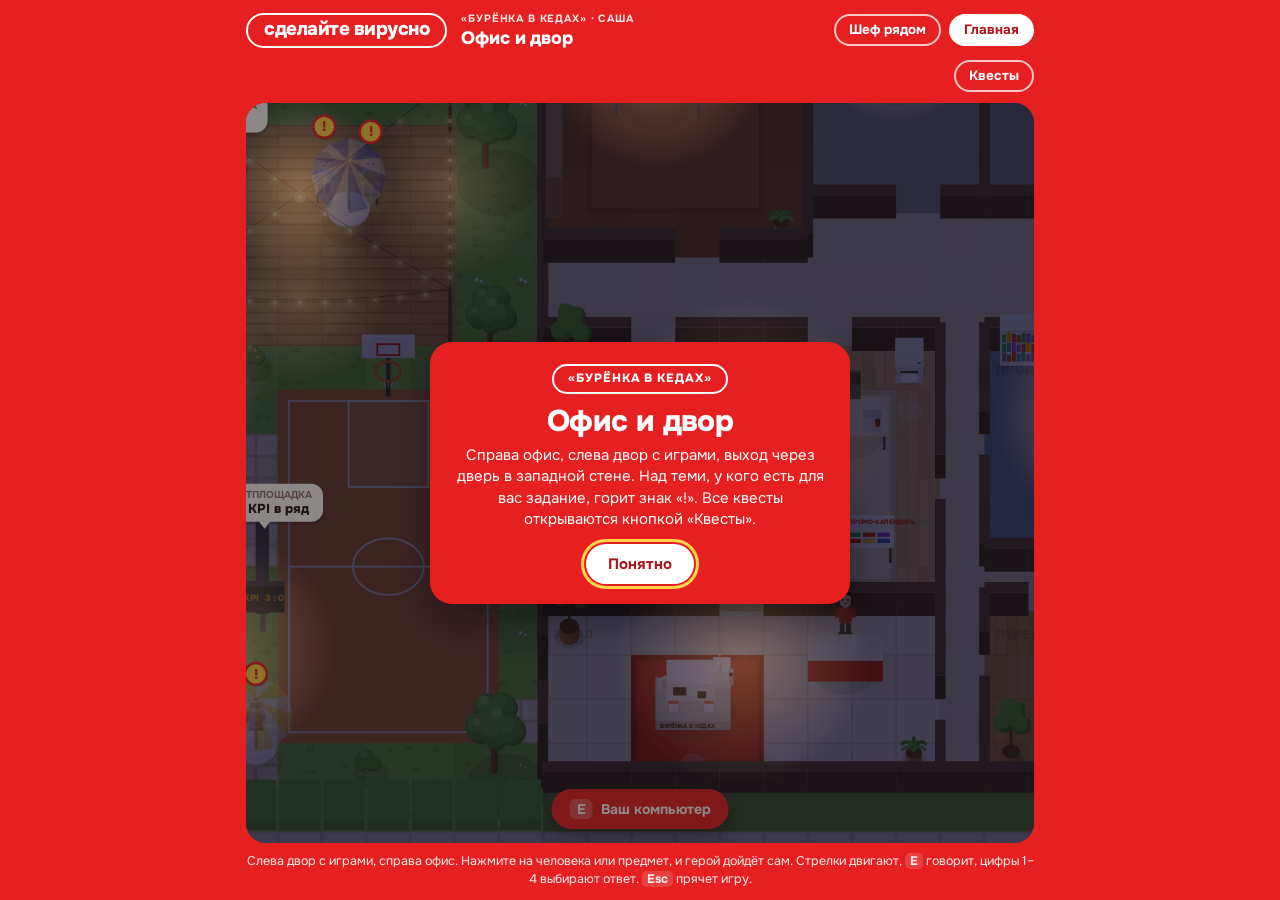
<file: dvor/index.html>
<!doctype html>
<html lang="ru">
<head>
<meta charset="utf-8">
<meta name="viewport" content="width=device-width, initial-scale=1">
<title>Двор офиса · Сделайте вирусно</title>
<style>body{margin:0;background:#E62020;color:#fff;font:16px/1.4 system-ui,sans-serif;display:grid;place-items:center;height:100vh}a{color:#fff}</style>
<script>
(function () {
  var side = 'client';
  try { var v = localStorage.getItem('sv:kv:lastSide'); if (v) side = JSON.parse(v); } catch (e) {}
  if (side !== 'client' && side !== 'agency') side = 'client';
  location.replace('../ofis/?side=' + side);
})();
</script>
</head>
<body><p>Двор теперь слева от офиса: <a href="../ofis/?side=client">«Бурёнка в кедах»</a> или <a href="../ofis/?side=agency">«Финал Финал 2»</a></p></body>
</html>
</file>
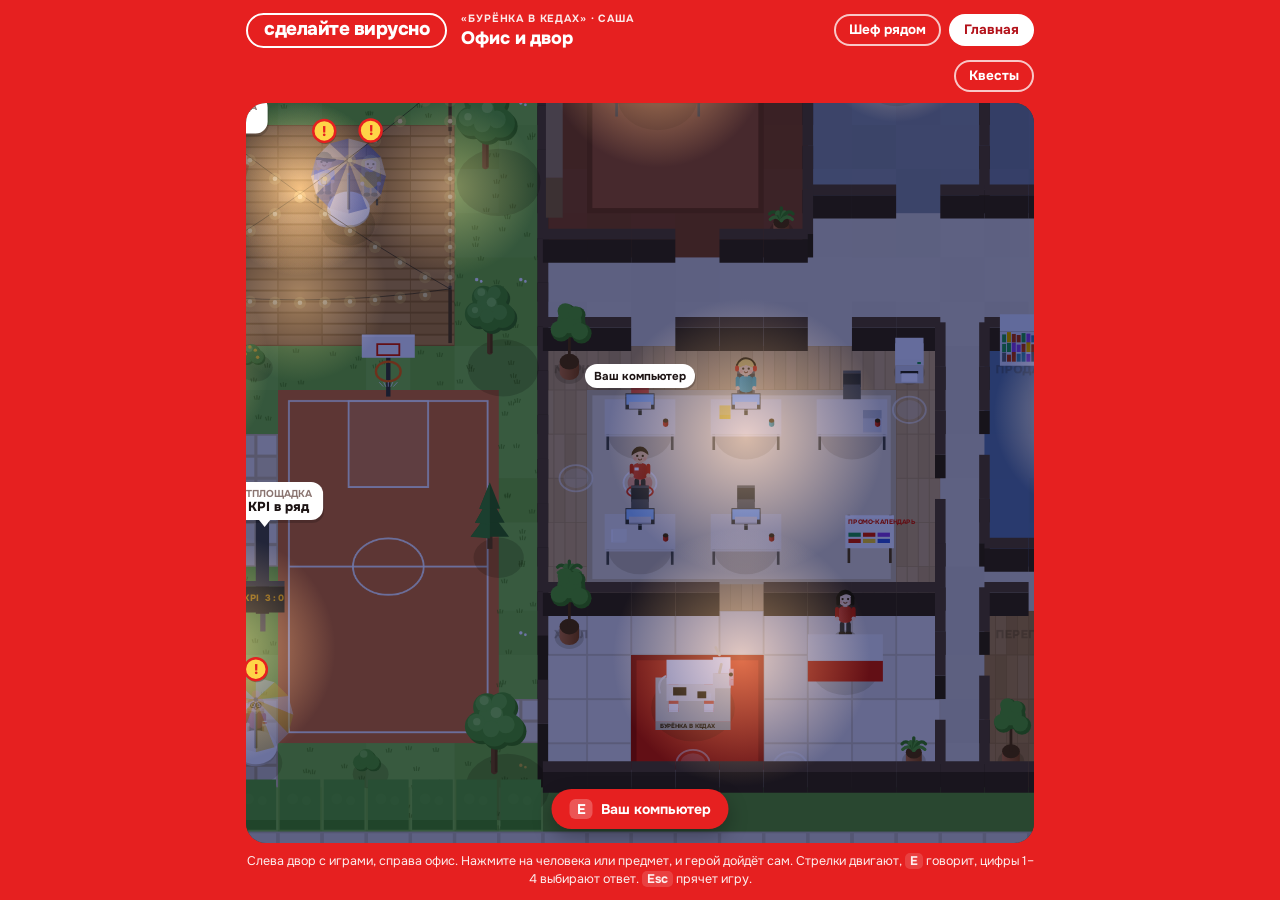
<file: etazh/index.html>
<!doctype html>
<html lang="ru">
<head>
<meta charset="utf-8">
<meta name="viewport" content="width=device-width, initial-scale=1">
<title>Двор офиса · Сделайте вирусно</title>
<meta http-equiv="refresh" content="0; url=../dvor/">
<link rel="canonical" href="../dvor/">
<style>body{margin:0;background:#E62020;color:#fff;font:16px/1.4 system-ui,sans-serif;display:grid;place-items:center;height:100vh}a{color:#fff}</style>
</head>
<body><p>Игры переехали во двор: <a href="../dvor/">перейти</a></p></body>
</html>
</file>
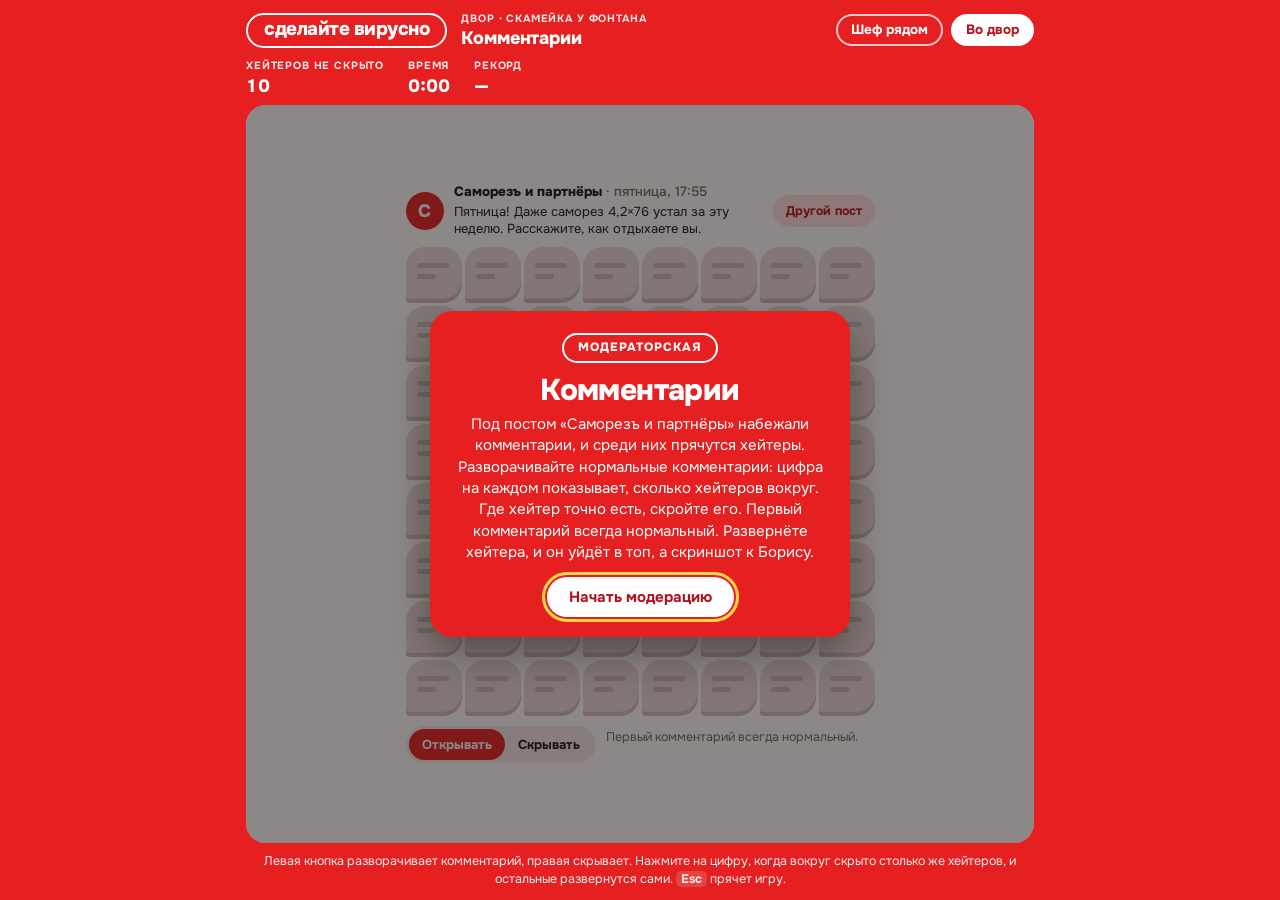
<file: kommentarii/index.html>
<!doctype html>
<html lang="ru">
<head>
<meta charset="utf-8">
<meta name="viewport" content="width=device-width, initial-scale=1, viewport-fit=cover">
<title>Комментарии · Сделайте вирусно</title>
<meta name="description" content="Сапёр про модерацию: разворачивайте комментарии под постом бренда и прячьте хейтеров, пока скриншот не ушёл генеральному.">
<meta name="theme-color" content="#E62020">
<link rel="icon" href="../kit/icon.svg">
<link rel="preconnect" href="https://fonts.googleapis.com">
<link rel="preconnect" href="https://fonts.gstatic.com" crossorigin>
<link rel="stylesheet" href="https://fonts.googleapis.com/css2?family=Onest:wght@400;500;700;800&display=swap">
<link rel="stylesheet" href="../kit/kit.css">
<style>
:root{--km-closed:#EBDDD9;--km-edge:#D3BEB9;--km-hov:#F3E8E5;--km-skel:rgba(28,19,19,.16);--km-open:#FFFBFA;--km-oline:#EEE0DC;--km-flag:#FFD8D1;--km-flag-ink:#E62020;
  --n1:#2F5BD3;--n2:#1E9E62;--n3:#E62020;--n4:#8E44D8;--n5:#C2410C;--n6:#0E8FA3;--n7:#1C1313;--n8:#76615E}
@media (prefers-color-scheme: dark){:root:not([data-theme="light"]){--km-closed:#47332F;--km-edge:#2A1C1A;--km-hov:#553E3A;--km-skel:rgba(246,235,233,.2);--km-open:#2C2120;--km-oline:#3D2C2A;--km-flag:#5C2622;--km-flag-ink:#FF8A7E;
  --n1:#88A8FF;--n2:#5BD69A;--n3:#FF7A70;--n4:#C99BFF;--n5:#FFA25E;--n6:#5CD6E8;--n7:#F6EBE9;--n8:#BFA7A3}}
:root[data-theme="dark"]{--km-closed:#47332F;--km-edge:#2A1C1A;--km-hov:#553E3A;--km-skel:rgba(246,235,233,.2);--km-open:#2C2120;--km-oline:#3D2C2A;--km-flag:#5C2622;--km-flag-ink:#FF8A7E;
  --n1:#88A8FF;--n2:#5BD69A;--n3:#FF7A70;--n4:#C99BFF;--n5:#FFA25E;--n6:#5CD6E8;--n7:#F6EBE9;--n8:#BFA7A3}

.km{width:100%;height:100%;display:flex;flex-direction:column;align-items:center;justify-content:center;gap:10px}
.post{flex:none;display:grid;grid-template-columns:auto minmax(0,1fr) auto;grid-template-areas:"ava who chip" "ava txt chip";column-gap:10px;row-gap:2px;align-items:center;max-width:100%}
.ava{grid-area:ava;width:38px;height:38px;border-radius:50%;background:var(--red);color:#fff;display:grid;place-items:center;font-weight:800;font-size:18px;letter-spacing:-.02em}
.who{grid-area:who;align-self:end;font-size:13.5px;font-weight:800;line-height:1.25;white-space:nowrap;overflow:hidden;text-overflow:ellipsis}
.who i{font-style:normal;font-weight:500;color:var(--muted)}
.who i::before{content:"· "}
.ptxt{grid-area:txt;align-self:start;margin:0;font-size:13px;line-height:1.32;display:-webkit-box;-webkit-line-clamp:2;-webkit-box-orient:vertical;overflow:hidden}
.chip{grid-area:chip;font-weight:700;font-size:12.5px;border:0;border-radius:99px;padding:8px 13px;background:var(--soft);color:var(--red-deep);cursor:pointer;white-space:nowrap}
.chip:hover{filter:brightness(.96)}
@media (prefers-color-scheme: dark){:root:not([data-theme="light"]) .chip{color:#FFB8B0}}
:root[data-theme="dark"] .chip{color:#FFB8B0}

.field{flex:none;display:grid;gap:var(--gap,3px);touch-action:none;user-select:none;-webkit-user-select:none;-webkit-touch-callout:none;transition:filter .2s}
.field.blur{filter:blur(7px)}
.k{position:relative;width:var(--cs);height:var(--cs);border:0;padding:0;margin:0;font-family:var(--font);color:var(--panel-ink);cursor:pointer;display:grid;place-items:center;
  border-radius:calc(var(--cs)*.34) calc(var(--cs)*.34) calc(var(--cs)*.34) calc(var(--cs)*.07);background:var(--km-closed);
  box-shadow:inset 0 calc(var(--cs)*-.075) 0 var(--km-edge);-webkit-tap-highlight-color:transparent;-webkit-touch-callout:none}
.k.c::before,.k.c::after{content:"";position:absolute;left:21%;height:calc(var(--cs)*.085);border-radius:9px;background:var(--km-skel)}
.k.c::before{top:28%;width:56%}
.k.c::after{top:47%;width:34%}
.k.c:active{transform:scale(.93)}
@media (hover:hover){.k.c:hover{background:var(--km-hov)}.k.f:hover{filter:brightness(1.04)}}
.k.o{background:var(--km-open);box-shadow:inset 0 0 0 1px var(--km-oline);border-radius:calc(var(--cs)*.2);cursor:default;font-weight:800;font-size:calc(var(--cs)*.5);line-height:1;font-variant-numeric:tabular-nums}
.k.o[class*=" n"]{cursor:pointer}
.k.n1{color:var(--n1)}.k.n2{color:var(--n2)}.k.n3{color:var(--n3)}.k.n4{color:var(--n4)}.k.n5{color:var(--n5)}.k.n6{color:var(--n6)}.k.n7{color:var(--n7)}.k.n8{color:var(--n8)}
.k svg{width:60%;height:60%;fill:none;stroke:currentColor;stroke-width:2.4;stroke-linecap:round;stroke-linejoin:round;pointer-events:none}
.k svg .g{stroke:var(--km-flag);stroke-width:6}
.k svg .d{fill:currentColor;stroke:none}
.k.f{background:var(--km-flag);color:var(--km-flag-ink);box-shadow:inset 0 calc(var(--cs)*-.075) 0 rgba(179,18,26,.28)}
.k.m{background:var(--red);color:#fff;box-shadow:inset 0 calc(var(--cs)*-.075) 0 var(--red-deep);cursor:default}
.k.m.boom{background:var(--red-deep);box-shadow:0 0 0 3px #FFD447;z-index:1;animation:kmShake .45s ease-in-out}
.k.x{background:var(--km-open);color:var(--muted);box-shadow:inset 0 0 0 2px var(--red);border-radius:calc(var(--cs)*.2);cursor:default}
.k.x svg .g{stroke:var(--km-open)}
.k.hold{animation:kmHold .4s linear forwards}
.k.peek{background:var(--km-hov);box-shadow:inset 0 0 0 2px var(--muted)}
.k.wv{animation:kmOpen .28s ease-out backwards}
.k.mv{animation:kmPop .32s ease-out backwards}
.k:focus-visible{outline:3px solid #FFD447;outline-offset:1px;z-index:2}
@keyframes kmOpen{from{background:var(--km-closed);color:transparent;transform:scale(.8)}}
@keyframes kmPop{from{transform:scale(.35);opacity:0}}
@keyframes kmHold{to{box-shadow:inset 0 0 0 3px var(--red)}}
@keyframes kmShake{0%,100%{transform:none}20%{transform:translateX(-3px) rotate(-6deg)}40%{transform:translateX(3px) rotate(5deg)}60%{transform:translateX(-2px) rotate(-3deg)}80%{transform:translateX(2px)}}

.bar{flex:none;display:flex;align-items:center;gap:10px;max-width:100%}
.mode{flex:none;display:flex;background:var(--cell);border-radius:99px;padding:3px}
.mode button{border:0;background:transparent;color:var(--panel-ink);font-weight:700;font-size:13px;padding:7px 13px;border-radius:99px;cursor:pointer;white-space:nowrap}
.mode button[aria-pressed="true"]{background:var(--red);color:#fff}
.mode button:focus-visible,.chip:focus-visible{outline:3px solid #FFD447;outline-offset:2px}
.cap{flex:1;min-width:0;margin:0;font-size:12.5px;line-height:1.3;color:var(--muted);min-height:2.6em;display:-webkit-box;-webkit-line-clamp:2;-webkit-box-orient:vertical;overflow:hidden}
.cap b{color:var(--panel-ink);font-weight:700}
/* выбор поста: широкие кнопки с подписью */
#kitOver .kit-card-btns.km-pick{flex-direction:column;align-items:stretch}
#kitOver .km-pick .kit-btn{display:flex;flex-direction:column;align-items:center;gap:2px;padding:9px 16px;white-space:normal}
#kitOver .km-pick .kit-btn small{font-size:12px;font-weight:500;opacity:.88;line-height:1.25}
#kitOver .km-pick .kit-btn.km-back{background:none;box-shadow:none;color:#fff;text-decoration:underline;text-underline-offset:3px;font-size:14px;padding:6px}
@media (max-width:560px){
  .km{gap:8px}
  .post{grid-template-areas:"ava who chip" "txt txt txt";row-gap:5px}
  .ava{width:32px;height:32px;font-size:16px}
  .who{align-self:center;font-size:12.5px;white-space:normal;line-height:1.15}
  .who i{display:block;font-size:11.5px;margin-top:1px}
  .who i::before{content:none}
  .ptxt{font-size:12px}
  .chip{padding:7px 11px;font-size:12px}
  .mode button{font-size:12.5px;padding:6px 10px}
  .cap{font-size:12px}
}
@media (prefers-reduced-motion: reduce){.k.wv,.k.mv,.k.boom,.k.hold{animation:none}.field{transition:none}}
</style>
</head>
<body>
<div class="kit-wrap fill">
  <header class="kit-top" id="kitTop"></header>
  <div class="kit-stats" id="kitStats"></div>
  <main class="kit-stage" id="stage">
    <div class="km" id="km">
      <div class="post" id="post">
        <span class="ava" aria-hidden="true">С</span>
        <b class="who">Саморезъ и партнёры <i id="pwhen"></i></b>
        <p class="ptxt" id="ptext"></p>
        <button type="button" class="chip" id="pickBtn">Другой пост</button>
      </div>
      <div class="field" id="field" aria-label="Комментарии под постом"></div>
      <div class="bar" id="bar">
        <div class="mode" role="group" aria-label="Что делает нажатие">
          <button type="button" data-m="open" aria-pressed="true">Открывать</button><button type="button" data-m="flag" aria-pressed="false">Скрывать</button>
        </div>
        <p class="cap" id="cap" aria-live="polite"></p>
      </div>
    </div>
  </main>
  <p class="kit-hint" id="hint"></p>
</div>
<script src="../kit/kit.js"></script>
<script>
(function () {
  'use strict';
  var K = window.Kit;
  var KEY = 'kommentarii';
  var LV = [
    { id: 'pyatnica', name: 'Пост в пятницу', C: 8, R: 8, N: 10, when: 'пятница, 17:55',
      text: 'Пятница! Даже саморез 4,2×76 устал за эту неделю. Расскажите, как отдыхаете вы.' },
    { id: 'rozygrysh', name: 'Розыгрыш', C: 9, R: 12, N: 18, when: 'вторник, 12:00',
      text: 'Разыгрываем шуруповёрт! Отметьте друга, у которого полка висит на честном слове.' },
    { id: 'ceny', name: 'Повышение цен', C: 10, R: 14, N: 28, when: 'пятница, 21:58',
      text: 'С понедельника саморезы дорожают на 12%. Спасибо, что остаётесь с нами.' }
  ];
  var AUTH = ['Прораб Сергей', 'Ирина К.', 'Валентина П.', 'Дима_стройка', 'Оля из Химок', 'Бухгалтерия', 'Витя-дизайнер', 'Анатолий', 'Мама дизайнера', 'ИП Гусев'];
  var TXT = {
    all: ['А оптом дешевле?', 'Где купить в Подольске?', 'Дед такими дачу собрал', 'Класс!', 'До Мытищ доставите?', 'Взял 500 штук, всё ровно', 'По дереву подойдут?', 'Лайк не глядя', 'Это реклама?', 'Отметил прораба', '+', 'Ждём рилс про анкеры', 'Админ, вы молодцы', 'Скиньте прайс в личку', 'Мама, я в комментариях!', 'Какой шаг резьбы?'],
    pyatnica: ['Хорошей пятницы!', 'Какие выходные, у меня объект', 'Саморез, держись'],
    rozygrysh: ['Участвую!', 'Муж, это намёк', 'Когда итоги?', 'Хочу шуруповёрт!'],
    ceny: ['Понимаем, всё дорожает', 'Успею закупиться?', 'А по старой цене остались?']
  };
  var TROLL = ['Правдоруб', 'Гость 4815', 'Знаток', 'Эксперт'];
  var HATE = {
    all: ['Отписка.', 'Админ, ты бот?', 'У конкурентов дешевле', 'Саморезы гнутся от взгляда', 'Опять реклама', 'Позор!!!'],
    pyatnica: ['А работать кто будет?'],
    rozygrysh: ['Розыгрыш куплен, все знают', 'Выиграет племянник директора'],
    ceny: ['Верните старые цены!', 'В долларах это грабёж']
  };
  var WIN = {
    all: ['Пост набрал три лайка от коллег. Борис поставил четвёртый.', 'Борис спросил, почему так мало охвата. Значит, всё хорошо.'],
    pyatnica: ['Пост набрал три лайка от коллег и один от мамы дизайнера. Можно идти домой.'],
    rozygrysh: ['Шуруповёрт уехал к живому человеку. Даже не к боту.'],
    ceny: ['Под постом о ценах тишина и два «понимаем». Борис доволен.']
  };
  var LOSE = {
    all: ['Скриншот уже у Бориса.', 'Хейтер собрал больше лайков, чем сам пост. Борис зовёт «на минутку».'],
    pyatnica: ['Хейтер спросил, кто будет работать. Борис поставил ему лайк.'],
    rozygrysh: ['Хейтер пишет, что розыгрыш куплен. Скриншот уже у Бориса.'],
    ceny: ['«Верните старые цены» набрал двести лайков. Борис просит объяснительную на три абзаца.']
  };
  var HIDE = ['Скрыто. Автор пока не заметил.', 'Скрыто. Видит только сам автор.', 'Скрыли. Пусть пишет в пустоту.'];
  var UNHIDE = 'Снова на виду. Надеемся, это не хейтер.';
  var PAUSE = ['Время стоит. Хейтеры терпеливо ждут.', 'Комментарии подождут. Борис тоже на обеде.'];

  var ICON_HIDE = '<svg viewBox="0 0 24 24" aria-hidden="true"><path d="M2.5 12S6 5.8 12 5.8 21.5 12 21.5 12 18 18.2 12 18.2 2.5 12 2.5 12Z"/><circle cx="12" cy="12" r="3"/><path class="g" d="M4.6 4.6l14.8 14.8"/><path d="M4.6 4.6l14.8 14.8"/></svg>';
  var ICON_HATER = '<svg viewBox="4 5 16 16" aria-hidden="true"><path d="M5.6 7.4l4.6 2.4M18.4 7.4l-4.6 2.4"/><circle class="d" cx="8.6" cy="12.7" r="1.6"/><circle class="d" cx="15.4" cy="12.7" r="1.6"/><path d="M8 18.3c2.4-2.4 5.6-2.4 8 0"/></svg>';

  var stage = document.getElementById('stage'), field = document.getElementById('field'), postEl = document.getElementById('post'), barEl = document.getElementById('bar');
  var capEl = document.getElementById('cap'), hintEl = document.getElementById('hint');
  var S = null, nbs = [], els = [], tr = false, builtFor = 0, gid = 0, focusI = 0, mode = 'open';

  function byId(id) { for (var i = 0; i < LV.length; i++) if (LV[i].id === id) return LV[i]; return null; }
  function pool(o, id) { return o.all.concat(o[id] || []); }
  function pl(n, a, b, c) { n = Math.abs(n) % 100; var d = n % 10; if (n > 10 && n < 20) return c; if (d > 1 && d < 5) return b; if (d === 1) return a; return c; }
  function fmtT(s) { s = Math.max(0, Math.floor(s)); var m = Math.floor(s / 60), r = s % 60; return m + ':' + (r < 10 ? '0' : '') + r; }
  function zeros(n) { var a = []; for (var i = 0; i < n; i++) a.push(0); return a; }
  function setCap(h) { capEl.innerHTML = h; }
  function quote() { return '<b>' + K.rand(AUTH) + ':</b> «' + K.rand(pool(TXT, S.lv.id)) + '»'; }

  // таймер
  function elapsed() { return S.acc + (S.running ? performance.now() - S.t0 : 0); }
  function startTimer() { if (!S.running) { S.running = true; S.t0 = performance.now(); } }
  function stopTimer() { if (S.running) { S.acc += performance.now() - S.t0; S.running = false; } }
  setInterval(function () { if (S && S.running) K.stat('time', fmtT(elapsed() / 1000)); }, 250);

  function hud() {
    var left = S.N - S.flags;
    K.stat('left', left < 0 ? '−' + (-left) : left);
    K.stat('time', fmtT(elapsed() / 1000));
    var b = K.best(KEY + '-' + S.lv.id); K.stat('best', b == null ? '—' : fmtT(b));
  }

  function start(id) {
    var lv = byId(id) || LV[0], n = lv.R * lv.C;
    K.set(KEY + ':lv', lv.id);
    S = { lv: lv, R: lv.R, C: lv.C, N: lv.N, mine: zeros(n), cnt: zeros(n), open: zeros(n), flag: zeros(n), opened: 0, flags: 0,
      started: false, over: false, won: false, boom: -1, acc: 0, t0: 0, running: false, paused: false, view: false, gid: ++gid };
    nbs = [];
    for (var i = 0; i < n; i++) {
      var r = (i / lv.C) | 0, c = i % lv.C, a = [];
      for (var dr = -1; dr <= 1; dr++) for (var dc = -1; dc <= 1; dc++) {
        if (!dr && !dc) continue;
        var rr = r + dr, cc = c + dc;
        if (rr >= 0 && cc >= 0 && rr < lv.R && cc < lv.C) a.push(rr * lv.C + cc);
      }
      nbs.push(a);
    }
    focusI = ((lv.R / 2) | 0) * lv.C + ((lv.C / 2) | 0);
    K.closeCard(); field.classList.remove('blur');
    document.getElementById('ptext').textContent = lv.text;
    document.getElementById('pwhen').textContent = lv.when;
    setCap('Первый комментарий всегда нормальный.');
    hud(); layout();
  }

  function plant(safe) {
    var ban = {}, n = S.R * S.C, p = [], i;
    ban[safe] = 1; nbs[safe].forEach(function (j) { ban[j] = 1; });
    for (i = 0; i < n; i++) if (!ban[i]) p.push(i);
    if (p.length < S.N) { p = []; for (i = 0; i < n; i++) if (i !== safe) p.push(i); }
    K.shuffle(p);
    for (i = 0; i < S.N; i++) S.mine[p[i]] = 1;
    for (i = 0; i < n; i++) S.cnt[i] = nbs[i].reduce(function (s, j) { return s + S.mine[j]; }, 0);
  }

  // вид клетки целиком из состояния
  function view(i) {
    var el = els[i]; if (!el) return;
    var cls = 'k', html = '', lab, lost = S.over && !S.won;
    if (S.open[i]) {
      var n = S.cnt[i];
      cls += ' o' + (n ? ' n' + n : ''); html = n ? String(n) : '';
      lab = n ? 'Нормальный комментарий, хейтеров рядом: ' + n : 'Нормальный комментарий, рядом хейтеров нет';
    } else if (lost && S.mine[i] && !S.flag[i]) { cls += ' m' + (i === S.boom ? ' boom' : ''); html = ICON_HATER; lab = 'Хейтер'; }
    else if (lost && S.flag[i] && !S.mine[i]) { cls += ' x'; html = ICON_HIDE; lab = 'Скрыт зря, это был нормальный комментарий'; }
    else if (S.flag[i]) { cls += ' f'; html = ICON_HIDE; lab = 'Скрытый комментарий'; }
    else { cls += ' c'; lab = 'Свёрнутый комментарий'; }
    el.className = cls; el.innerHTML = html; el.setAttribute('aria-label', lab);
  }
  function anim(i, cls, delay) {
    var el = els[i]; if (!el || K.reduced) return;
    el.style.animationDelay = Math.round(delay) + 'ms'; el.classList.add(cls);
  }

  // открытие волной из одной или нескольких клеток
  function flood(src) {
    var q = [], d = {}, h, j;
    src.forEach(function (s) { if (!S.open[s] && !S.flag[s] && !S.mine[s] && d[s] == null) { d[s] = 0; q.push(s); } });
    for (h = 0; h < q.length; h++) {
      j = q[h]; S.open[j] = 1; S.opened++;
      if (S.cnt[j] === 0) nbs[j].forEach(function (k) {
        if (!S.open[k] && !S.flag[k] && !S.mine[k] && d[k] == null) { d[k] = d[j] + 1; q.push(k); }
      });
    }
    q.forEach(function (k) { view(k); anim(k, 'wv', Math.min(d[k] * 32, 720)); });
    return q.length;
  }
  function afterOpen(n) {
    if (S.opened === S.R * S.C - S.N) { win(); return; }
    setCap(quote());
  }

  function reveal(i) {
    if (!S || S.over || S.open[i] || S.flag[i]) return;
    if (!S.started) { plant(i); S.started = true; startTimer(); }
    if (S.mine[i]) { lose(i); return; }
    afterOpen(flood([i]));
  }
  function chord(i) {
    if (!S || S.over || !S.open[i] || !S.cnt[i]) return;
    var fl = 0, tgt = [];
    nbs[i].forEach(function (j) { if (S.flag[j]) fl++; else if (!S.open[j]) tgt.push(j); });
    if (!tgt.length) return;
    if (fl !== S.cnt[i]) {
      tgt.forEach(function (j) { if (els[j]) els[j].classList.add('peek'); });
      setTimeout(function () { tgt.forEach(function (j) { if (els[j]) els[j].classList.remove('peek'); }); }, 220);
      setCap('Рядом ' + S.cnt[i] + ' ' + pl(S.cnt[i], 'хейтер', 'хейтера', 'хейтеров') + '. Скрыто пока ' + fl + '.');
      return;
    }
    for (var k = 0; k < tgt.length; k++) if (S.mine[tgt[k]]) { lose(tgt[k]); return; }
    afterOpen(flood(tgt));
  }
  function toggleFlag(i) {
    if (!S || S.over || S.open[i]) return;
    S.flag[i] = S.flag[i] ? 0 : 1; S.flags += S.flag[i] ? 1 : -1;
    view(i); if (S.flag[i]) anim(i, 'mv', 0);
    setCap(S.flag[i] ? K.rand(HIDE) : UNHIDE);
    hud();
  }
  function tap(i) {
    if (mode === 'flag' && !S.open[i]) { toggleFlag(i); return; }
    if (S.open[i]) chord(i); else reveal(i);
  }

  function win() {
    S.over = true; S.won = true; stopTimer();
    if (S.acc < 1000) S.acc = 1000;
    var secs = Math.floor(S.acc / 1000), lv = S.lv, g = S.gid;
    var mines = [];
    for (var i = 0; i < S.mine.length; i++) if (S.mine[i] && !S.flag[i]) { S.flag[i] = 1; mines.push(i); }
    S.flags = S.N;
    mines.forEach(function (j, n) { view(j); anim(j, 'mv', n * 40); });
    var r = K.record(KEY + '-' + lv.id, secs, lv.name + ': ' + fmtT(secs), true);
    K.set('label:' + KEY, lv.name + ': ' + fmtT(r.best));
    hud();
    setCap('<b>Борис:</b> «Нормально. А где охват?»');
    setTimeout(function () {
      if (!S || S.gid !== g || K.cardOpen()) return;
      K.card({ stamp: r.isNew ? 'Новый рекорд' : lv.name, title: 'Все хейтеры скрыты', text: K.rand(pool(WIN, lv.id)),
        nums: [['Время', fmtT(secs)], ['Рекорд', fmtT(r.best)]],
        btns: [['Ещё раз', function () { start(lv.id); }], ['Другой пост', picker]] });
    }, K.reduced ? 150 : 550);
  }
  function lose(i) {
    S.over = true; S.boom = i; stopTimer();
    var C = S.C, br = (i / C) | 0, bc = i % C, g = S.gid, lv = S.lv;
    var secs = Math.floor(S.acc / 1000), ok = 0;
    for (var j = 0; j < S.mine.length; j++) {
      if (S.mine[j] && S.flag[j]) ok++;
      if ((S.mine[j] && !S.flag[j]) || (!S.mine[j] && S.flag[j])) {
        view(j);
        if (j !== i) anim(j, 'mv', 120 + Math.min(Math.max(Math.abs(((j / C) | 0) - br), Math.abs(j % C - bc)) * 70, 900));
      }
    }
    setCap('<b>' + K.rand(TROLL) + ':</b> «' + K.rand(pool(HATE, lv.id)) + '»');
    hud();
    setTimeout(function () {
      if (!S || S.gid !== g || K.cardOpen()) return;
      K.card({ stamp: 'Скриншот у Бориса', title: 'Хейтер в топе комментариев', text: K.rand(pool(LOSE, lv.id)),
        nums: [['Развёрнуто', S.opened + ' из ' + (S.R * S.C - S.N)], ['Скрыто хейтеров', ok + ' из ' + S.N]],
        btns: [['Ещё раз', function () { start(lv.id); }], ['Другой пост', picker], ['Посмотреть поле', viewBoard]] });
    }, K.reduced ? 300 : 1100);
  }
  function viewBoard() { S.view = true; setCap('Нажмите на поле, и начнём заново.'); }

  // пауза и выбор поста
  function pauseGame() {
    if (!S || !S.running || S.over) return false;
    stopTimer(); S.paused = true; field.classList.add('blur'); return true;
  }
  function resumeGame() {
    if (!S) return;
    if (S.over) { S.view = true; return; }
    if (!S.paused) return;
    S.paused = false; field.classList.remove('blur'); startTimer();
  }
  K.onPause = function () {
    cancelDown();
    if (K.cardOpen() || !pauseGame()) return;
    K.card({ stamp: 'Пауза', title: 'Модерация на паузе', text: K.rand(PAUSE), btns: [['Продолжить', resumeGame]] });
  };
  function picker() {
    pauseGame();
    var btns = LV.map(function (lv) {
      var n = lv.R * lv.C, b = K.best(KEY + '-' + lv.id);
      var sub = '<small>' + lv.N + ' хейтеров на ' + n + ' ' + pl(n, 'комментарий', 'комментария', 'комментариев') + '</small>' + (b == null ? '' : '<small>Рекорд ' + fmtT(b) + '</small>');
      return [lv.name + sub, function () { start(lv.id); }];
    });
    K.card({ stamp: 'Модераторская', title: 'Какой пост модерируем?', text: 'Чем горячее пост, тем больше хейтеров в комментариях.',
      btns: btns.concat([['Вернуться', resumeGame]]) });
    var box = document.querySelector('#kitOver .kit-card-btns');
    if (box) {
      box.classList.add('km-pick');
      var bs = box.querySelectorAll('.kit-btn');
      LV.forEach(function (lv, k) { bs[k].classList.toggle('ghost', lv.id !== S.lv.id); });
      bs[LV.length].classList.remove('ghost'); bs[LV.length].classList.add('km-back');
      setTimeout(function () { var cur = box.querySelector('.kit-btn:not(.ghost):not(.km-back)'); if (cur) cur.focus(); }, 40);
    }
  }

  // раскладка: поле поворачивается под форму экрана
  function disp(i) { var r = (i / S.C) | 0, c = i % S.C; return tr ? [c, r] : [r, c]; }
  function fromDisp(dr, dc) { return tr ? dc * S.C + dr : dr * S.C + dc; }
  function build() {
    var DR = tr ? S.C : S.R, DC = tr ? S.R : S.C, frag = document.createDocumentFragment();
    els = [];
    for (var dr = 0; dr < DR; dr++) for (var dc = 0; dc < DC; dc++) {
      var i = fromDisp(dr, dc), b = document.createElement('button');
      b.type = 'button'; b.setAttribute('data-i', i); b.tabIndex = i === focusI ? 0 : -1;
      els[i] = b; frag.appendChild(b);
    }
    field.innerHTML = ''; field.appendChild(frag);
    for (var j = 0; j < els.length; j++) view(j);
    builtFor = S.gid;
  }
  function layout() {
    if (!S) return;
    var st = getComputedStyle(stage), km = getComputedStyle(document.getElementById('km'));
    var aw = stage.clientWidth - parseFloat(st.paddingLeft) - parseFloat(st.paddingRight);
    var ah = stage.clientHeight - parseFloat(st.paddingTop) - parseFloat(st.paddingBottom);
    var land = aw > ah, gapKm = parseFloat(km.rowGap) || 10;
    var ntr = S.R !== S.C && (land ? S.C < S.R : S.C > S.R);
    var DC = ntr ? S.R : S.C, DR = ntr ? S.C : S.R, colW = aw, cs = 30, gap = 3;
    for (var pass = 0; pass < 2; pass++) {
      postEl.style.width = barEl.style.width = colW + 'px';
      var ahF = ah - postEl.offsetHeight - barEl.offsetHeight - 2 * gapKm;
      gap = 3;
      cs = Math.floor(Math.min((aw - (DC - 1) * gap) / DC, (ahF - (DR - 1) * gap) / DR, 56));
      if (cs < 32) { gap = 2; cs = Math.floor(Math.min((aw - (DC - 1) * gap) / DC, (ahF - (DR - 1) * gap) / DR)); }
      cs = Math.max(20, cs);
      colW = Math.min(aw, Math.max(DC * cs + (DC - 1) * gap, 330));
    }
    field.style.setProperty('--cs', cs + 'px'); field.style.setProperty('--gap', gap + 'px');
    field.style.gridTemplateColumns = 'repeat(' + DC + ',' + cs + 'px)';
    if (ntr !== tr || builtFor !== S.gid) { tr = ntr; build(); }
  }

  // ввод: мышь, сенсор, клавиатура
  var down = null, holdT = 0;
  function cancelDown() {
    clearTimeout(holdT);
    if (down && els[down.i]) els[down.i].classList.remove('hold');
    down = null;
  }
  function buzz() { try { if (navigator.vibrate) navigator.vibrate(15); } catch (e) {} }
  function blocked() { return !S || K.cardOpen() || K.bossOn() || S.paused; }
  function restartIfOver() { if (S.over) { if (S.view) start(S.lv.id); return true; } return false; }
  function setFocus(i, move) {
    if (els[focusI]) els[focusI].tabIndex = -1;
    focusI = i; if (els[i]) { els[i].tabIndex = 0; if (move) els[i].focus(); }
  }
  field.addEventListener('pointerdown', function (e) {
    var b = e.target.closest && e.target.closest('.k'); if (!b || blocked()) return;
    var i = +b.getAttribute('data-i');
    cancelDown();
    if (restartIfOver()) return;
    if (e.pointerType === 'mouse') {
      if (e.button === 2 || (e.button === 0 && e.ctrlKey)) { e.preventDefault(); toggleFlag(i); return; }
      if (e.button !== 0 && e.button !== 1) return;
      if (e.button === 1) e.preventDefault();
      down = { i: i, mouse: true, mid: e.button === 1 };
      setFocus(i, false);
      return;
    }
    down = { i: i, x: e.clientX, y: e.clientY, long: false };
    if (!S.open[i]) {
      b.classList.add('hold');
      holdT = setTimeout(function () {
        if (!down || down.i !== i) return;
        down.long = true; b.classList.remove('hold'); toggleFlag(i); buzz();
      }, 400);
    }
  });
  field.addEventListener('pointermove', function (e) {
    if (!down || down.mouse) return;
    if (Math.abs(e.clientX - down.x) > 12 || Math.abs(e.clientY - down.y) > 12) cancelDown();
  });
  field.addEventListener('pointerup', function (e) {
    if (!down) return;
    var d = down; down = null; clearTimeout(holdT);
    if (els[d.i]) els[d.i].classList.remove('hold');
    if (d.long || blocked()) return;
    if (d.mouse) {
      var el = document.elementFromPoint(e.clientX, e.clientY), b = el && el.closest && el.closest('.k');
      if (!b || +b.getAttribute('data-i') !== d.i) return;
      if (d.mid) { chord(d.i); return; }
    }
    tap(d.i);
  });
  field.addEventListener('pointercancel', cancelDown);
  field.addEventListener('contextmenu', function (e) { e.preventDefault(); });
  field.addEventListener('keydown', function (e) {
    var b = e.target.closest && e.target.closest('.k'); if (!b || !S) return;
    var i = +b.getAttribute('data-i'), p = disp(i), DR = tr ? S.C : S.R, DC = tr ? S.R : S.C;
    var mv = { ArrowUp: [-1, 0], ArrowDown: [1, 0], ArrowLeft: [0, -1], ArrowRight: [0, 1] }[e.key];
    if (mv) {
      e.preventDefault();
      var r = Math.min(DR - 1, Math.max(0, p[0] + mv[0])), c = Math.min(DC - 1, Math.max(0, p[1] + mv[1]));
      setFocus(fromDisp(r, c), true); return;
    }
    if (e.key === 'Enter' || e.key === ' ') { e.preventDefault(); if (blocked() || restartIfOver()) return; tap(i); }
    else if (e.code === 'KeyF' || e.key === 'f' || e.key === 'а') { e.preventDefault(); if (!blocked() && !S.over) toggleFlag(i); }
  });

  Array.prototype.forEach.call(document.querySelectorAll('.mode button'), function (b) {
    b.addEventListener('click', function () {
      mode = b.getAttribute('data-m');
      Array.prototype.forEach.call(document.querySelectorAll('.mode button'), function (o) { o.setAttribute('aria-pressed', o === b ? 'true' : 'false'); });
      setCap(mode === 'flag' ? 'Теперь нажатие скрывает.' : 'Теперь нажатие разворачивает.');
    });
  });
  document.getElementById('pickBtn').addEventListener('click', function () { if (!K.cardOpen()) picker(); });

  var coarse = window.matchMedia && matchMedia('(pointer: coarse)').matches;
  hintEl.innerHTML = coarse
    ? 'Нажатие разворачивает комментарий, долгое нажатие скрывает. Нажмите на цифру, когда вокруг скрыто столько же хейтеров, и остальные развернутся сами.'
    : 'Левая кнопка разворачивает комментарий, правая скрывает. Нажмите на цифру, когда вокруг скрыто столько же хейтеров, и остальные развернутся сами. <kbd>Esc</kbd> прячет игру.';

  K.mount({ room: 'Двор · Скамейка у фонтана', game: 'Комментарии', stats: [['left', 'Хейтеров не скрыто'], ['time', 'Время', '0:00'], ['best', 'Рекорд']] });
  start(K.get(KEY + ':lv', 'pyatnica'));
  if (window.ResizeObserver) new ResizeObserver(layout).observe(stage); else window.addEventListener('resize', layout);
  if (document.fonts && document.fonts.ready) document.fonts.ready.then(layout);
  if (!K.get('seen:' + KEY, false)) {
    K.card({ stamp: 'Модераторская', title: 'Комментарии',
      text: 'Под постом «Саморезъ и партнёры» набежали комментарии, и среди них прячутся хейтеры. Разворачивайте нормальные комментарии: цифра на каждом показывает, сколько хейтеров вокруг. Где хейтер точно есть, скройте его. Первый комментарий всегда нормальный. Развернёте хейтера, и он уйдёт в топ, а скриншот к Борису.',
      btns: [['Начать модерацию', function () { K.set('seen:' + KEY, true); }]] });
  }
  window.__g = {
    get S() { return S; }, get tr() { return tr; }, start: start, reveal: reveal, chord: chord, flag: toggleFlag, tap: tap, picker: picker,
    el: function (i) { return els[i]; }, elapsed: function () { return elapsed(); },
    mines: function () { var o = []; S.mine.forEach(function (m, i) { if (m) o.push(i); }); return o; },
    solve: function () { for (var i = 0; i < S.mine.length && !S.over; i++) if (!S.mine[i] && !S.open[i]) { if (S.flag[i]) toggleFlag(i); reveal(i); } }
  };
})();
</script>
</body>
</html>
</file>
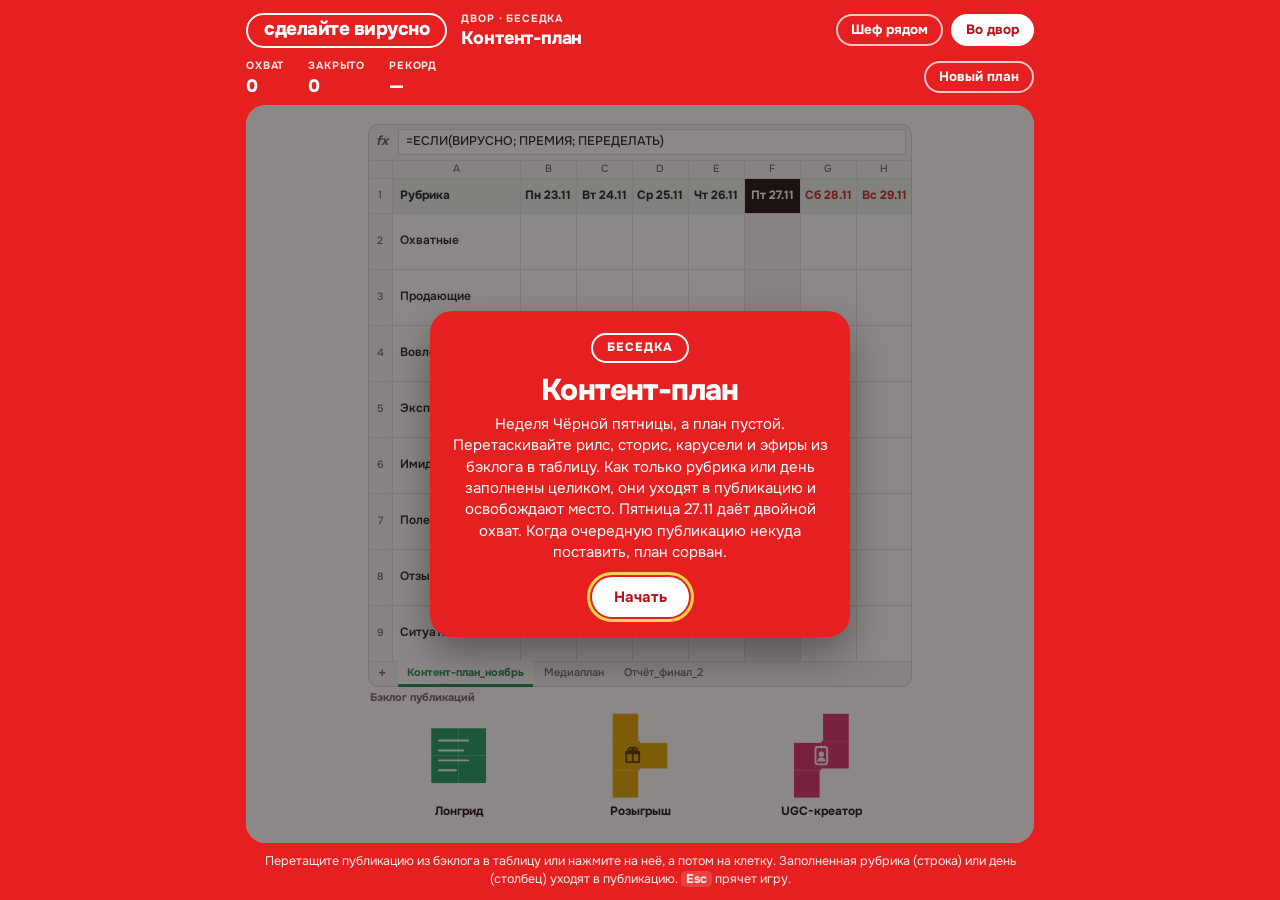
<file: kontent-plan/index.html>
<!doctype html>
<html lang="ru">
<head>
<meta charset="utf-8">
<meta name="viewport" content="width=device-width, initial-scale=1, viewport-fit=cover">
<title>Контент-план · Сделайте вирусно</title>
<meta name="description" content="Головоломка про контент-план недели Чёрной пятницы: раскладывайте рилс, сторис, карусели и эфиры по рубрикам и дням.">
<meta name="theme-color" content="#E62020">
<link rel="icon" href="../kit/icon.svg">
<link rel="preconnect" href="https://fonts.googleapis.com">
<link rel="preconnect" href="https://fonts.gstatic.com" crossorigin>
<link rel="stylesheet" href="https://fonts.googleapis.com/css2?family=Onest:wght@400;500;700;800&display=swap">
<link rel="stylesheet" href="../kit/kit.css">
</head>
<body>
<div class="kit-wrap fill">
  <header class="kit-top" id="kitTop"></header>
  <div class="kit-stats" id="kitStats"></div>
  <main class="kit-stage" id="stage"><canvas id="cv" aria-label="Таблица контент-плана: восемь рубрик, семь дней недели Чёрной пятницы"></canvas></main>
  <p class="kit-hint">Перетащите публикацию из бэклога в таблицу или нажмите на неё, а потом на клетку. Заполненная рубрика (строка) или день (столбец) уходят в публикацию. <kbd>Esc</kbd> прячет игру.</p>
</div>
<script src="../kit/kit.js"></script>
<script>
(function () {
  'use strict';
  var K = window.Kit;
  var KEY = 'kontent-plan', SKEY = 'kontent-plan:v2';
  var COLS = 7, ROWS = 8, FRI = 4;
  var DAYS = ['Пн', 'Вт', 'Ср', 'Чт', 'Пт', 'Сб', 'Вс'], DATES = ['23.11', '24.11', '25.11', '26.11', '27.11', '28.11', '29.11'];
  var RUBS = ['Охватные', 'Продающие', 'Вовлекающие', 'Экспертные', 'Имиджевые', 'Полезные', 'Отзывы и UGC', 'Ситуативные'];
  var LETTERS = 'ABCDEFGHI';
  var FMT = {
    post:   { n: 'Пост',           c: '#2F5BD3', w: 9,   d: 'картинка и текст', cells: [[0,0]] },
    story:  { n: 'Сторис',         c: '#FF7A2F', w: 10,  d: 'вертикальная, живёт сутки', cells: [[0,0],[0,1]] },
    reels:  { n: 'Рилс',           c: '#E62020', w: 9,   d: 'вертикальное видео', cells: [[0,0],[0,1],[0,2]] },
    car:    { n: 'Карусель',       c: '#8E44D8', w: 7,   d: 'слайды листают вбок', cells: [[0,0],[1,0],[2,0]] },
    live:   { n: 'Эфир',           c: '#B3121A', w: 6,   d: 'горизонтальное видео', cells: [[0,0],[1,0]] },
    long:   { n: 'Лонгрид',        c: '#1E9E62', w: 6,   d: 'дочитают трое', cells: [[0,0],[1,0],[0,1],[1,1]] },
    ugc:    { n: 'UGC-креатор',    c: '#D6336C', w: 6,   d: 'снимает на телефон, как умеет', rot: true, cells: [[1,0],[2,0],[0,1],[1,1]] },
    give:   { n: 'Розыгрыш',       c: '#E0A800', w: 5,   d: 'подписка, репост, отписка', rot: true, cells: [[0,0],[1,0],[2,0],[1,1]] },
    collab: { n: 'Коллаб',         c: '#5B6B80', w: 6,   d: 'два бренда в одном посте', rot: true, cells: [[0,0],[0,1],[1,1]] },
    mara:   { n: 'Марафон',        c: '#16A3B8', w: 2,   d: 'пять дней подряд', cells: [[0,0],[1,0],[2,0],[3,0],[4,0]] },
    spec:   { n: 'Спецпроект',     c: '#A0522D', w: 3,   d: 'согласуют до марта', rot: true, cells: [[0,0],[0,1],[0,2],[1,2],[2,2]] },
    bf:     { n: 'Чёрная пятница', c: '#1C1313', w: 1.2, d: 'скидки на всё и сразу', cells: [[0,0],[1,0],[2,0],[0,1],[1,1],[2,1],[0,2],[1,2],[2,2]] }
  };
  var PALYCH = [
    'Борис: «А сторис кто будет смотреть?»',
    'Борис: «Почему у конкурентов рилсы каждый день?»',
    'Борис: «Охват вижу. А продажи где?»',
    'Борис: «Давайте ещё розыгрыш, людям нравится»',
    'Борис: «Пост в субботу? Кто его прочитает?»',
    'Борис: «Сделайте так же, только вирусно»'
  ];
  var OVER = [
    'Борис: «В пятницу пусто. Значит, вирусно не будет».',
    'Борис: «Я просил план на квартал, а тут не влезает даже неделя».',
    'Борис: «Сожмите всё в одну сторис, и дело с концом».',
    'Борис: «Спецпроект подождёт. Сначала поздравление с днём бухгалтера».'
  ];
  var TABS = [
    { n: 'Контент-план_ноябрь' },
    { n: 'Медиаплан', t: 'Медиаплан ещё на согласовании у финансов' },
    { n: 'Отчёт_финал_2', t: 'Файл открыт у Бориса. Только чтение' }
  ];

  function norm(cells) {
    var mx = Math.min.apply(null, cells.map(function (c) { return c[0]; }));
    var my = Math.min.apply(null, cells.map(function (c) { return c[1]; }));
    return cells.map(function (c) { return [c[0] - mx, c[1] - my]; }).sort(function (a, b) { return a[1] - b[1] || a[0] - b[0]; });
  }
  function variants(cells) {
    var out = [], seen = {};
    [cells, cells.map(function (c) { return [-c[0], c[1]]; })].forEach(function (base) {
      var v = norm(base);
      for (var i = 0; i < 4; i++) {
        var k = JSON.stringify(v);
        if (!seen[k]) { seen[k] = 1; out.push(v); }
        v = norm(v.map(function (c) { return [-c[1], c[0]]; }));
      }
    });
    return out;
  }
  var TYPES = Object.keys(FMT);
  TYPES.forEach(function (t) { var f = FMT[t]; f.vars = f.rot ? variants(f.cells) : [norm(f.cells)]; });
  var TOTALW = TYPES.reduce(function (a, t) { return a + FMT[t].w; }, 0);
  function dims(cells) {
    return { w: Math.max.apply(null, cells.map(function (c) { return c[0]; })) + 1, h: Math.max.apply(null, cells.map(function (c) { return c[1]; })) + 1 };
  }
  function makePiece() {
    var r = Math.random() * TOTALW, t = TYPES[0];
    for (var i = 0; i < TYPES.length; i++) { r -= FMT[TYPES[i]].w; if (r <= 0) { t = TYPES[i]; break; } }
    var cells = K.rand(FMT[t].vars), d = dims(cells);
    return { t: t, cells: cells, w: d.w, h: d.h };
  }

  // состояние: клетка = {t, id}; pieces[id] = число клеток в целой публикации
  var S;
  function fresh() { return { board: new Array(COLS * ROWS).fill(null), pieces: {}, nid: 1, tray: [], score: 0, lines: 0, combo: 0, moves: 0, over: false }; }
  function fits(p, ox, oy) {
    for (var i = 0; i < p.cells.length; i++) {
      var X = ox + p.cells[i][0], Y = oy + p.cells[i][1];
      if (X < 0 || Y < 0 || X >= COLS || Y >= ROWS || S.board[Y * COLS + X]) return false;
    }
    return true;
  }
  function canPlace(p) {
    if (!p) return false;
    for (var y = 0; y <= ROWS - p.h; y++) for (var x = 0; x <= COLS - p.w; x++) if (fits(p, x, y)) return true;
    return false;
  }
  function refill() {
    for (var a = 0; a < 40; a++) {
      var t = [makePiece(), makePiece(), makePiece()];
      if (t.some(canPlace) || a === 39) { S.tray = t; return; }
    }
  }
  function fullLines(board) {
    var r = [], c = [], x, y, f;
    for (y = 0; y < ROWS; y++) { f = true; for (x = 0; x < COLS; x++) if (!board[y * COLS + x]) { f = false; break; } if (f) r.push(y); }
    for (x = 0; x < COLS; x++) { f = true; for (y = 0; y < ROWS; y++) if (!board[y * COLS + x]) { f = false; break; } if (f) c.push(x); }
    return { r: r, c: c };
  }
  function lineCells(L) {
    var set = {};
    L.r.forEach(function (y) { for (var x = 0; x < COLS; x++) set[y * COLS + x] = 1; });
    L.c.forEach(function (x) { for (var y = 0; y < ROWS; y++) set[y * COLS + x] = 1; });
    return set;
  }

  var fx = [], popup = null, fxText = '', fxUntil = 0;
  function say(t, ms) { fxText = t; fxUntil = performance.now() + (ms || 3500); dirty = true; }
  function place(i, ox, oy) {
    var p = S.tray[i];
    if (!p || !fits(p, ox, oy)) return false;
    var id = S.nid++;
    S.pieces[id] = p.cells.length;
    p.cells.forEach(function (c) { S.board[(oy + c[1]) * COLS + ox + c[0]] = { t: p.t, id: id }; });
    S.tray[i] = null; S.moves++;
    S.score += p.cells.length * 10;
    say(FMT[p.t].n + ' → ' + LETTERS[ox + 1] + (oy + 2) + ' · ' + RUBS[oy] + ' · ' + DAYS[ox] + ' ' + DATES[ox]);
    var L = fullLines(S.board), n = L.r.length + L.c.length;
    if (n) {
      S.combo++;
      var gain = 100 * n * (n + S.combo - 1);
      var fri = L.c.indexOf(FRI) >= 0;
      if (fri) gain *= 2;
      S.score += gain; S.lines += n;
      var now = performance.now(), set = lineCells(L);
      Object.keys(set).forEach(function (k) { k = +k; var cell = S.board[k]; if (cell) fx.push({ k: k, t: cell.t, t0: now }); S.board[k] = null; });
      var names = L.r.map(function (y) { return '«' + RUBS[y] + '»'; }).concat(L.c.map(function (x) { return DAYS[x] + ' ' + DATES[x]; }));
      var msg;
      if (fri) msg = 'Чёрная пятница закрыта: охват ×2';
      else if (n === 1 && L.r.length) msg = 'Рубрика «' + RUBS[L.r[0]] + '» закрыта на неделю';
      else if (n === 1) msg = DAYS[L.c[0]] + ' ' + DATES[L.c[0]] + ': день закрыт';
      else msg = 'Закрыто сразу: ' + names.join(', ');
      K.toast(msg + ' · +' + K.fmt(gain));
      say('Опубликовано: ' + names.join(', '));
      if (S.combo >= 2) K.toast('Серия ×' + S.combo + ': алгоритмы вас любят');
      else if (Math.random() < 0.3) K.toast(K.rand(PALYCH), 3200);
      popup = { text: '+' + K.fmt(gain), t0: now };
    } else S.combo = 0;
    if (S.tray.every(function (t) { return !t; })) refill();
    if (!S.tray.some(canPlace)) S.over = true;
    save(); hud(); dirty = true;
    if (S.over) setTimeout(gameOver, 500);
    return true;
  }
  function gameOver() {
    var r = K.record(KEY, S.score, 'охват ' + K.fmt(S.score));
    K.del(SKEY);
    hud();
    K.card({ stamp: r.isNew ? 'Новый рекорд' : 'План сорван', title: 'Контент-план не влез', text: K.rand(OVER),
      nums: [['Охват', K.fmt(S.score)], ['Закрыто', S.lines], ['Рекорд', K.fmt(r.best)]],
      btns: [['Новый план', newGame]] });
  }
  function save() { if (!S.over) K.set(SKEY, S); }
  function hud() {
    var b = K.best(KEY);
    K.stat('score', K.fmt(S.score)); K.stat('lines', S.lines); K.stat('best', b == null ? '—' : K.fmt(b));
  }
  function newGame() { S = fresh(); refill(); sel = -1; drag = null; save(); hud(); say('=ЕСЛИ(ВИРУСНО; ПРЕМИЯ; ПЕРЕДЕЛАТЬ)', 1); dirty = true; }
  function load() {
    var st = K.get(SKEY, null);
    if (st && Array.isArray(st.board) && st.board.length === COLS * ROWS && st.pieces && Array.isArray(st.tray) && st.tray.length === 3 && !st.over &&
        st.board.every(function (c) { return c === null || (c && FMT[c.t]); }) && st.tray.every(function (p) { return p === null || (p && FMT[p.t]); })) {
      S = st;
      if (S.tray.every(function (t) { return !t; })) refill();
      if (!S.tray.some(canPlace)) { newGame(); return; }
      hud(); dirty = true; return;
    }
    newGame();
  }

  // геометрия листа
  var cv = document.getElementById('cv'), ctx = cv.getContext('2d'), stage = document.getElementById('stage');
  var dpr = 1, cs = 40, W = 0, H = 0, RN = 24, RUB = 90, FXH = 30, LH = 18, HH = 30, TB = 26, bx = 0, by = 0, sheetH = 0;
  var trayY = 0, slotW = 0, trayH = 0, ts = 0, labelH = 20, dirty = true, tok = {};
  var SH = { bg: '#FFFFFF', line: '#E2E4E8', head: '#F3F4F6', headInk: '#5F6670', ink: '#202124', sel: '#1E8E4E', fri: '#1C1313' };
  function readTok() { tok = { muted: K.tok('muted'), red: K.tok('red'), ink: K.tok('panel-ink'), soft: K.tok('soft'), cell: K.tok('cell') }; dirty = true; }
  function layout() {
    var st = getComputedStyle(stage);
    var aw = stage.clientWidth - parseFloat(st.paddingLeft) - parseFloat(st.paddingRight);
    var ah = stage.clientHeight - parseFloat(st.paddingTop) - parseFloat(st.paddingBottom);
    aw = Math.min(aw, 660);
    var c0 = (aw - RN) / 9;
    RUB = Math.round(Math.max(76, Math.min(128, c0 * 2.1)));
    var fixedH = FXH + 6 + LH + HH + TB + 12 + labelH + 18;
    cs = Math.floor(Math.min((aw - RN - RUB) / COLS, (ah - fixedH) / (ROWS + 1.65)));
    cs = Math.max(28, Math.min(cs, 58));
    HH = Math.max(28, Math.round(cs * 0.62));
    W = RN + RUB + COLS * cs;
    bx = RN + RUB; by = FXH + 6 + LH + HH;
    sheetH = by + ROWS * cs + TB;
    slotW = W / 3; ts = Math.max(9, Math.min(cs * 0.52, (slotW - 18) / 5));
    trayH = ts * 3 + 18;
    trayY = sheetH + 12;
    H = trayY + trayH + labelH;
    dpr = Math.min(window.devicePixelRatio || 1, 2);
    cv.width = Math.round(W * dpr); cv.height = Math.round(H * dpr);
    cv.style.width = W + 'px'; cv.style.height = H + 'px';
    dirty = true;
  }
  function rr(x, y, w, h, r) { ctx.beginPath(); if (ctx.roundRect) ctx.roundRect(x, y, w, h, r); else ctx.rect(x, y, w, h); }
  function txt(s, x, y, font, color, align) { ctx.font = font; ctx.fillStyle = color; ctx.textAlign = align || 'center'; ctx.textBaseline = 'middle'; ctx.fillText(s, x, y); }
  function fit(s, maxW, font) { ctx.font = font; if (ctx.measureText(s).width <= maxW) return s; while (s.length > 2 && ctx.measureText(s + '…').width > maxW) s = s.slice(0, -1); return s + '…'; }

  // публикация: слитые клетки + значок формата
  function fillCells(list, ox, oy, s, color, alpha) {
    var has = {}; list.forEach(function (c) { has[c[0] + ':' + c[1]] = 1; });
    var g = Math.max(1.5, s * 0.06);
    ctx.globalAlpha = alpha; ctx.fillStyle = color;
    list.forEach(function (c) {
      var x = c[0], y = c[1];
      var l = has[(x - 1) + ':' + y] ? 0 : g, r = has[(x + 1) + ':' + y] ? 0 : g, t = has[x + ':' + (y - 1)] ? 0 : g, b = has[x + ':' + (y + 1)] ? 0 : g;
      ctx.fillRect(ox + x * s + l, oy + y * s + t, s - l - r, s - t - b);
    });
    ctx.globalAlpha = 1;
  }
  function star(cx, cy, r) { ctx.beginPath(); for (var i = 0; i < 10; i++) { var a = -Math.PI / 2 + i * Math.PI / 5, q = i % 2 ? r * 0.45 : r; ctx.lineTo(cx + Math.cos(a) * q, cy + Math.sin(a) * q); } ctx.closePath(); ctx.fill(); }
  function icon(t, list, ox, oy, s, alpha) {
    var minX = 99, minY = 99, maxX = 0, maxY = 0, sx = 0, sy = 0;
    list.forEach(function (c) { minX = Math.min(minX, c[0]); minY = Math.min(minY, c[1]); maxX = Math.max(maxX, c[0]); maxY = Math.max(maxY, c[1]); sx += c[0] + 0.5; sy += c[1] + 0.5; });
    var x = ox + minX * s, y = oy + minY * s, w = (maxX - minX + 1) * s, h = (maxY - minY + 1) * s;
    var cx = ox + sx / list.length * s, cy = oy + sy / list.length * s, u = s;
    var col = t === 'give' ? 'rgba(80,52,0,.9)' : 'rgba(255,255,255,.95)';
    ctx.save(); ctx.globalAlpha = alpha; ctx.fillStyle = col; ctx.strokeStyle = col; ctx.lineWidth = Math.max(1.2, u * 0.065); ctx.lineCap = 'round'; ctx.lineJoin = 'round';
    switch (t) {
      case 'post':
        rr(cx - u * 0.27, cy - u * 0.21, u * 0.54, u * 0.42, u * 0.06); ctx.stroke();
        ctx.beginPath(); ctx.moveTo(cx - u * 0.2, cy + u * 0.15); ctx.lineTo(cx - u * 0.06, cy - u * 0.02); ctx.lineTo(cx + u * 0.03, cy + u * 0.08); ctx.lineTo(cx + u * 0.1, cy + u * 0.01); ctx.lineTo(cx + u * 0.2, cy + u * 0.15); ctx.closePath(); ctx.fill();
        ctx.beginPath(); ctx.arc(cx + u * 0.12, cy - u * 0.09, u * 0.045, 0, 7); ctx.fill();
        break;
      case 'story':
        for (var i = 0; i < 3; i++) { ctx.globalAlpha = alpha * (i ? 0.45 : 1); ctx.beginPath(); ctx.moveTo(x + w * 0.2 + i * w * 0.22, y + u * 0.16); ctx.lineTo(x + w * 0.34 + i * w * 0.22, y + u * 0.16); ctx.stroke(); }
        ctx.globalAlpha = alpha; ctx.beginPath(); ctx.arc(x + w * 0.3, y + u * 0.42, u * 0.11, 0, 7); ctx.fill();
        ctx.beginPath(); ctx.moveTo(x + w * 0.46, y + u * 0.42); ctx.lineTo(x + w * 0.72, y + u * 0.42); ctx.stroke();
        ctx.beginPath(); ctx.arc(cx, y + h * 0.7, u * 0.13, 0, 7); ctx.stroke();
        break;
      case 'reels':
        rr(x + w * 0.2, y + u * 0.18, w * 0.6, h - u * 0.36, u * 0.12); ctx.stroke();
        ctx.beginPath(); ctx.moveTo(cx - u * 0.1, cy - u * 0.14); ctx.lineTo(cx + u * 0.14, cy); ctx.lineTo(cx - u * 0.1, cy + u * 0.14); ctx.closePath(); ctx.fill();
        break;
      case 'car':
        list.forEach(function (c) { rr(ox + c[0] * s + u * 0.2, oy + c[1] * s + u * 0.2, u * 0.6, u * 0.48, u * 0.05); ctx.stroke(); });
        for (var d = 0; d < 3; d++) { ctx.globalAlpha = alpha * (d ? 0.5 : 1); ctx.beginPath(); ctx.arc(cx + (d - 1) * u * 0.16, y + h - u * 0.16, u * 0.045, 0, 7); ctx.fill(); }
        break;
      case 'live':
        ctx.beginPath(); ctx.arc(cx - u * 0.42, cy, u * 0.09, 0, 7); ctx.fill();
        txt('ЭФИР', cx + u * 0.1, cy + 1, '800 ' + Math.round(u * 0.3) + 'px ' + K.FONT, col);
        break;
      case 'long':
        [0.72, 0.6, 0.72, 0.42].forEach(function (k, j) { ctx.beginPath(); ctx.moveTo(x + w * 0.16, y + h * (0.24 + j * 0.17)); ctx.lineTo(x + w * (0.16 + k * 0.7), y + h * (0.24 + j * 0.17)); ctx.stroke(); });
        break;
      case 'ugc':
        rr(cx - u * 0.2, cy - u * 0.3, u * 0.4, u * 0.6, u * 0.08); ctx.stroke();
        ctx.beginPath(); ctx.arc(cx, cy - u * 0.05, u * 0.09, 0, 7); ctx.fill();
        ctx.beginPath(); ctx.arc(cx, cy + u * 0.2, u * 0.14, Math.PI, 0); ctx.fill();
        break;
      case 'give':
        ctx.strokeRect(cx - u * 0.22, cy - u * 0.08, u * 0.44, u * 0.3);
        ctx.fillRect(cx - u * 0.26, cy - u * 0.16, u * 0.52, u * 0.09);
        ctx.beginPath(); ctx.moveTo(cx, cy - u * 0.16); ctx.lineTo(cx, cy + u * 0.22); ctx.stroke();
        ctx.beginPath(); ctx.ellipse(cx - u * 0.08, cy - u * 0.22, u * 0.08, u * 0.05, -0.5, 0, 7); ctx.stroke();
        ctx.beginPath(); ctx.ellipse(cx + u * 0.08, cy - u * 0.22, u * 0.08, u * 0.05, 0.5, 0, 7); ctx.stroke();
        break;
      case 'collab':
        ctx.beginPath(); ctx.arc(cx - u * 0.1, cy, u * 0.17, 0, 7); ctx.stroke();
        ctx.beginPath(); ctx.arc(cx + u * 0.1, cy, u * 0.17, 0, 7); ctx.stroke();
        break;
      case 'mara':
        list.forEach(function (c, j) { txt(String(c[0] - minX + 1), ox + (c[0] + 0.5) * s, oy + (c[1] + 0.5) * s + 1, '800 ' + Math.round(u * 0.34) + 'px ' + K.FONT, col); });
        break;
      case 'spec':
        star(cx, cy, u * 0.34);
        break;
      case 'bf':
        txt('%', cx, cy - u * 0.12, '800 ' + Math.round(u * 1.05) + 'px ' + K.FONT, '#FF3B30');
        if (u >= 26) txt('ЧЁРНАЯ ПЯТНИЦА', cx, cy + u * 0.72, '800 ' + Math.max(7, Math.round(u * 0.2)) + 'px ' + K.FONT, '#FFFFFF');
        break;
    }
    ctx.restore();
  }
  function drawPiece(p, ox, oy, s, alpha) {
    fillCells(p.cells, ox, oy, s, FMT[p.t].c, alpha);
    icon(p.t, p.cells, ox, oy, s, alpha);
  }

  function slotAt(x, y) {
    if (y < trayY || y > trayY + trayH + labelH) return -1;
    var i = Math.floor(x / slotW);
    return i >= 0 && i < 3 ? i : -1;
  }
  function dragOrigin(d) {
    var p = S.tray[d.i]; if (!p) return null;
    var left = d.x - p.w * cs / 2, top = d.y - p.h * cs / 2 - (d.touch ? cs * 1.5 : 0);
    return { x: Math.round((left - bx) / cs), y: Math.round((top - by) / cs), left: left, top: top };
  }
  function originAt(p, x, y) {
    var cx = Math.floor((x - bx) / cs), cy = Math.floor((y - by) / cs);
    if (cx < 0 || cy < 0 || cx >= COLS || cy >= ROWS) return null;
    return { x: Math.max(0, Math.min(COLS - p.w, cx - Math.floor((p.w - 1) / 2))), y: Math.max(0, Math.min(ROWS - p.h, cy - Math.floor((p.h - 1) / 2))) };
  }
  function ghostNow() {
    var p, o;
    if (drag && drag.moved) { p = S.tray[drag.i]; o = dragOrigin(drag); }
    else if (sel >= 0 && hover && S.tray[sel]) { p = S.tray[sel]; o = originAt(p, hover.x, hover.y); }
    if (p && o && fits(p, o.x, o.y)) return { p: p, ox: o.x, oy: o.y };
    return null;
  }
  function hoverCell() {
    if (!hover || drag) return -1;
    var x = Math.floor((hover.x - bx) / cs), y = Math.floor((hover.y - by) / cs);
    return x >= 0 && y >= 0 && x < COLS && y < ROWS ? y * COLS + x : -1;
  }

  function draw(now) {
    ctx.setTransform(dpr, 0, 0, dpr, 0, 0);
    ctx.clearRect(0, 0, W, H);
    var small = cs < 44, fHead = '700 ' + (small ? 10.5 : 12) + 'px ' + K.FONT;
    // лист
    ctx.fillStyle = SH.bg; rr(0, 0, W, sheetH, 10); ctx.fill();
    ctx.save(); rr(0, 0, W, sheetH, 10); ctx.clip();
    // строка формул
    ctx.fillStyle = SH.head; ctx.fillRect(0, 0, W, FXH + 6);
    txt('fx', 14, FXH / 2 + 3, 'italic 700 13px ' + K.FONT, SH.headInk);
    ctx.fillStyle = '#FFFFFF'; ctx.fillRect(30, 5, W - 36, FXH - 4); ctx.strokeStyle = '#D5D8DD'; ctx.lineWidth = 1; ctx.strokeRect(30.5, 5.5, W - 37, FXH - 5);
    var hc = hoverCell(), line = fxText && now < fxUntil ? fxText : '';
    if (!line && hc >= 0) { var cl = S.board[hc], hx = hc % COLS, hy = (hc / COLS) | 0; line = LETTERS[hx + 1] + (hy + 2) + ' · ' + RUBS[hy] + ' · ' + DAYS[hx] + ' ' + DATES[hx] + (cl ? ' · ' + FMT[cl.t].n : ''); }
    if (!line && drag && drag.moved && S.tray[drag.i]) line = FMT[S.tray[drag.i].t].n + ': ' + FMT[S.tray[drag.i].t].d;
    if (!line && sel >= 0 && S.tray[sel]) line = FMT[S.tray[sel].t].n + ': ' + FMT[S.tray[sel].t].d + '. Нажмите на клетку';
    if (!line) line = '=ЕСЛИ(ВИРУСНО; ПРЕМИЯ; ПЕРЕДЕЛАТЬ)';
    txt(fit(line, W - 50, '500 12.5px ' + K.FONT), 38, FXH / 2 + 3, '500 12.5px ' + K.FONT, SH.ink, 'left');
    // буквы столбцов
    var ly = FXH + 6;
    ctx.fillStyle = SH.head; ctx.fillRect(0, ly, W, LH);
    txt('A', RN + RUB / 2, ly + LH / 2, '500 10.5px ' + K.FONT, SH.headInk);
    for (var x = 0; x < COLS; x++) txt(LETTERS[x + 1], bx + x * cs + cs / 2, ly + LH / 2, '500 10.5px ' + K.FONT, SH.headInk);
    // номера строк
    ctx.fillStyle = SH.head; ctx.fillRect(0, ly + LH, RN, HH + ROWS * cs);
    txt('1', RN / 2, ly + LH + HH / 2, '500 10.5px ' + K.FONT, SH.headInk);
    for (var y = 0; y < ROWS; y++) txt(String(y + 2), RN / 2, by + y * cs + cs / 2, '500 10.5px ' + K.FONT, SH.headInk);
    // шапка таблицы
    var hy0 = ly + LH;
    ctx.fillStyle = '#E8F1EB'; ctx.fillRect(RN, hy0, RUB + COLS * cs, HH);
    txt('Рубрика', RN + 8, hy0 + HH / 2, fHead, SH.ink, 'left');
    for (x = 0; x < COLS; x++) {
      var dx = bx + x * cs;
      if (x === FRI) { ctx.fillStyle = SH.fri; ctx.fillRect(dx, hy0, cs, HH); }
      var lbl = cs >= 50 ? DAYS[x] + ' ' + DATES[x] : DAYS[x] + ' ' + DATES[x].slice(0, 2);
      txt(lbl, dx + cs / 2, hy0 + HH / 2, fHead, x === FRI ? '#FFFFFF' : (x >= 5 ? '#C62828' : SH.ink));
    }
    // рубрики
    var fRub = '600 ' + (RUB < 96 ? 10.5 : 12) + 'px ' + K.FONT;
    for (y = 0; y < ROWS; y++) txt(fit(RUBS[y], RUB - 12, fRub), RN + 8, by + y * cs + cs / 2, fRub, SH.ink, 'left');
    // пятница слегка серая
    ctx.fillStyle = 'rgba(28,19,19,.045)'; ctx.fillRect(bx + FRI * cs, by, cs, ROWS * cs);

    var ghost = S.over ? null : ghostNow(), glow = null;
    if (ghost) {
      var tmp = S.board.slice();
      ghost.p.cells.forEach(function (c) { tmp[(ghost.oy + c[1]) * COLS + ghost.ox + c[0]] = { t: ghost.p.t, id: -1 }; });
      var L = fullLines(tmp); if (L.r.length || L.c.length) glow = { set: lineCells(L), L: L };
    }
    // сетка
    ctx.strokeStyle = SH.line; ctx.lineWidth = 1; ctx.beginPath();
    for (x = 0; x <= COLS; x++) { ctx.moveTo(Math.round(bx + x * cs) + 0.5, ly); ctx.lineTo(Math.round(bx + x * cs) + 0.5, by + ROWS * cs); }
    ctx.moveTo(RN + 0.5, ly); ctx.lineTo(RN + 0.5, by + ROWS * cs);
    for (y = 0; y <= ROWS; y++) { ctx.moveTo(0, Math.round(by + y * cs) + 0.5); ctx.lineTo(W, Math.round(by + y * cs) + 0.5); }
    ctx.moveTo(0, ly + 0.5); ctx.lineTo(W, ly + 0.5); ctx.moveTo(0, hy0 + 0.5); ctx.lineTo(W, hy0 + 0.5);
    ctx.stroke();
    // публикации на доске
    var groups = {};
    for (var k = 0; k < COLS * ROWS; k++) { var cc = S.board[k]; if (cc) { (groups[cc.id] = groups[cc.id] || { t: cc.t, list: [] }).list.push([k % COLS, (k / COLS) | 0]); } }
    Object.keys(groups).forEach(function (id) {
      var g = groups[id];
      fillCells(g.list, bx, by, cs, FMT[g.t].c, 1);
      if (g.list.length === S.pieces[id]) icon(g.t, g.list, bx, by, cs, 1);
    });
    if (glow) {
      Object.keys(glow.set).forEach(function (k2) { k2 = +k2; ctx.fillStyle = 'rgba(30,142,78,.22)'; ctx.fillRect(bx + (k2 % COLS) * cs, by + ((k2 / COLS) | 0) * cs, cs, cs); });
      ctx.strokeStyle = SH.sel; ctx.lineWidth = 2;
      glow.L.r.forEach(function (yy) { ctx.strokeRect(RN + 1, by + yy * cs + 1, RUB + COLS * cs - 2, cs - 2); });
      glow.L.c.forEach(function (xx) { ctx.strokeRect(bx + xx * cs + 1, hy0 + 1, cs - 2, HH + ROWS * cs - 2); });
    }
    if (ghost) drawPiece(ghost.p, bx + ghost.ox * cs, by + ghost.oy * cs, cs, glow ? 0.8 : 0.45);
    if (hc >= 0 && !(sel >= 0)) { ctx.strokeStyle = SH.sel; ctx.lineWidth = 2; ctx.strokeRect(bx + (hc % COLS) * cs + 1, by + ((hc / COLS) | 0) * cs + 1, cs - 2, cs - 2); }
    fx = fx.filter(function (f) { return now - f.t0 < 360; });
    fx.forEach(function (f) {
      var q = (now - f.t0) / 360, s = cs * (1 - q * 0.6);
      ctx.globalAlpha = 1 - q; ctx.fillStyle = FMT[f.t].c;
      ctx.fillRect(bx + (f.k % COLS) * cs + (cs - s) / 2, by + ((f.k / COLS) | 0) * cs + (cs - s) / 2, s, s);
      ctx.globalAlpha = 1;
    });
    // вкладки
    var ty = by + ROWS * cs;
    ctx.fillStyle = SH.head; ctx.fillRect(0, ty, W, TB);
    ctx.strokeStyle = SH.line; ctx.beginPath(); ctx.moveTo(0, ty + 0.5); ctx.lineTo(W, ty + 0.5); ctx.stroke();
    var tx = 30, fTab = '500 11px ' + K.FONT;
    txt('+', 14, ty + TB / 2, '500 15px ' + K.FONT, SH.headInk);
    tabRects = [];
    TABS.forEach(function (tb, i) {
      ctx.font = i === 0 ? '700 11px ' + K.FONT : fTab;
      var tw = Math.min(ctx.measureText(tb.n).width + 18, W - tx - 4);
      if (tw < 30) return;
      if (i === 0) { ctx.fillStyle = '#FFFFFF'; ctx.fillRect(tx, ty, tw, TB); ctx.fillStyle = SH.sel; ctx.fillRect(tx, ty + TB - 3, tw, 3); }
      txt(fit(tb.n, tw - 12, ctx.font), tx + tw / 2, ty + TB / 2 - 1, ctx.font, i === 0 ? SH.sel : SH.headInk);
      tabRects.push({ x: tx, w: tw, i: i }); tx += tw + 2;
    });
    ctx.restore();
    ctx.strokeStyle = 'rgba(0,0,0,.12)'; ctx.lineWidth = 1; rr(0.5, 0.5, W - 1, sheetH - 1, 10); ctx.stroke();

    // бэклог
    txt('Бэклог публикаций', 2, trayY - 1, '700 11px ' + K.FONT, tok.muted, 'left');
    for (var i = 0; i < 3; i++) {
      var sx = i * slotW, p = S.tray[i];
      if (sel === i && p) { ctx.fillStyle = tok.soft; rr(sx + 3, trayY + 6, slotW - 6, trayH + labelH - 6, 12); ctx.fill(); ctx.strokeStyle = tok.red; ctx.lineWidth = 2; ctx.stroke(); }
      if (!p) continue;
      var lifted = drag && drag.moved && drag.i === i, ok = canPlace(p);
      if (!lifted) drawPiece(p, sx + (slotW - p.w * ts) / 2, trayY + 8 + (trayH - 8 - p.h * ts) / 2, ts, ok ? 1 : 0.28);
      ctx.globalAlpha = lifted ? 0.4 : 1;
      txt(fit(FMT[p.t].n, slotW - 8, '700 12px ' + K.FONT), sx + slotW / 2, trayY + trayH + labelH / 2 - 2, '700 12px ' + K.FONT, ok ? tok.ink : tok.muted);
      ctx.globalAlpha = 1;
    }
    if (drag && drag.moved && S.tray[drag.i]) { var o = dragOrigin(drag); drawPiece(S.tray[drag.i], o.left, o.top, cs, 0.92); }
    if (popup) {
      var q2 = (now - popup.t0) / 900;
      if (q2 >= 1) popup = null;
      else { ctx.globalAlpha = 1 - q2; txt(popup.text, bx + COLS * cs / 2, by + ROWS * cs / 2 - q2 * cs, '800 ' + Math.round(cs * 0.7) + 'px ' + K.FONT, '#1E8E4E'); ctx.globalAlpha = 1; }
    }
  }
  var tabRects = [];
  function loop(now) {
    if (dirty || fx.length || popup || (fxText && now < fxUntil + 50)) { draw(now); dirty = false; }
    requestAnimationFrame(loop);
  }

  // ввод
  var drag = null, sel = -1, hover = null;
  function pt(e) { var r = cv.getBoundingClientRect(); return { x: e.clientX - r.left, y: e.clientY - r.top }; }
  cv.addEventListener('pointerdown', function (e) {
    if (S.over || K.cardOpen()) return;
    var q = pt(e), i = slotAt(q.x, q.y);
    if (q.y > by + ROWS * cs && q.y < sheetH) {
      tabRects.forEach(function (r) { if (q.x >= r.x && q.x <= r.x + r.w && TABS[r.i].t) K.toast(TABS[r.i].t); });
      return;
    }
    if (i >= 0 && S.tray[i]) {
      drag = { i: i, x: q.x, y: q.y, sx: q.x, sy: q.y, moved: false, touch: e.pointerType !== 'mouse' };
      try { cv.setPointerCapture(e.pointerId); } catch (er) {}
      dirty = true; return;
    }
    if (sel >= 0 && S.tray[sel]) {
      var o = originAt(S.tray[sel], q.x, q.y);
      if (o) { if (place(sel, o.x, o.y)) sel = -1; else K.toast('Сюда не влезает'); }
      dirty = true;
    }
  });
  cv.addEventListener('pointermove', function (e) {
    var q = pt(e);
    if (drag) {
      drag.x = q.x; drag.y = q.y;
      if (!drag.moved && Math.hypot(q.x - drag.sx, q.y - drag.sy) > 6) { drag.moved = true; sel = -1; }
      dirty = true; return;
    }
    if (e.pointerType === 'mouse' || sel >= 0) { hover = q; dirty = true; }
    var i = slotAt(q.x, q.y);
    cv.style.cursor = (i >= 0 && S.tray[i]) ? 'grab' : (sel >= 0 ? 'pointer' : 'default');
  });
  cv.addEventListener('pointerup', function () {
    if (!drag) return;
    var d = drag; drag = null;
    if (!d.moved) { sel = sel === d.i ? -1 : d.i; dirty = true; return; }
    var o = dragOrigin(d);
    if (o && S.tray[d.i] && fits(S.tray[d.i], o.x, o.y)) place(d.i, o.x, o.y);
    dirty = true;
  });
  cv.addEventListener('pointercancel', function () { drag = null; dirty = true; });
  cv.addEventListener('pointerleave', function () { if (!drag) { hover = null; dirty = true; } });

  K.mount({ room: 'Двор · Беседка', game: 'Контент-план', stats: [['score', 'Охват'], ['lines', 'Закрыто'], ['best', 'Рекорд']] });
  K.action('Новый план', function () { if (S.moves === 0 || confirm('Начать план заново? Текущий пропадёт.')) { K.closeCard(); newGame(); } });
  K.onPause = function () { drag = null; dirty = true; };
  K.onTheme(readTok);
  readTok(); layout();
  if (window.ResizeObserver) new ResizeObserver(layout).observe(stage); else window.addEventListener('resize', layout);
  load();
  if (document.fonts && document.fonts.ready) document.fonts.ready.then(function () { dirty = true; });
  requestAnimationFrame(loop);
  if (!K.get('seen:' + KEY, false)) {
    K.card({ stamp: 'Беседка', title: 'Контент-план', text: 'Неделя Чёрной пятницы, а план пустой. Перетаскивайте рилс, сторис, карусели и эфиры из бэклога в таблицу. Как только рубрика или день заполнены целиком, они уходят в публикацию и освобождают место. Пятница 27.11 даёт двойной охват. Когда очередную публикацию некуда поставить, план сорван.',
      btns: [['Начать', function () { K.set('seen:' + KEY, true); }]] });
  }
  window.__g = { get S() { return S; }, place: place, fits: fits, canPlace: canPlace, newGame: newGame, FMT: FMT,
    geo: function () { return { cs: cs, W: W, H: H, bx: bx, by: by, trayY: trayY, trayH: trayH, slotW: slotW }; } };
})();
</script>
</body>
</html>
</file>
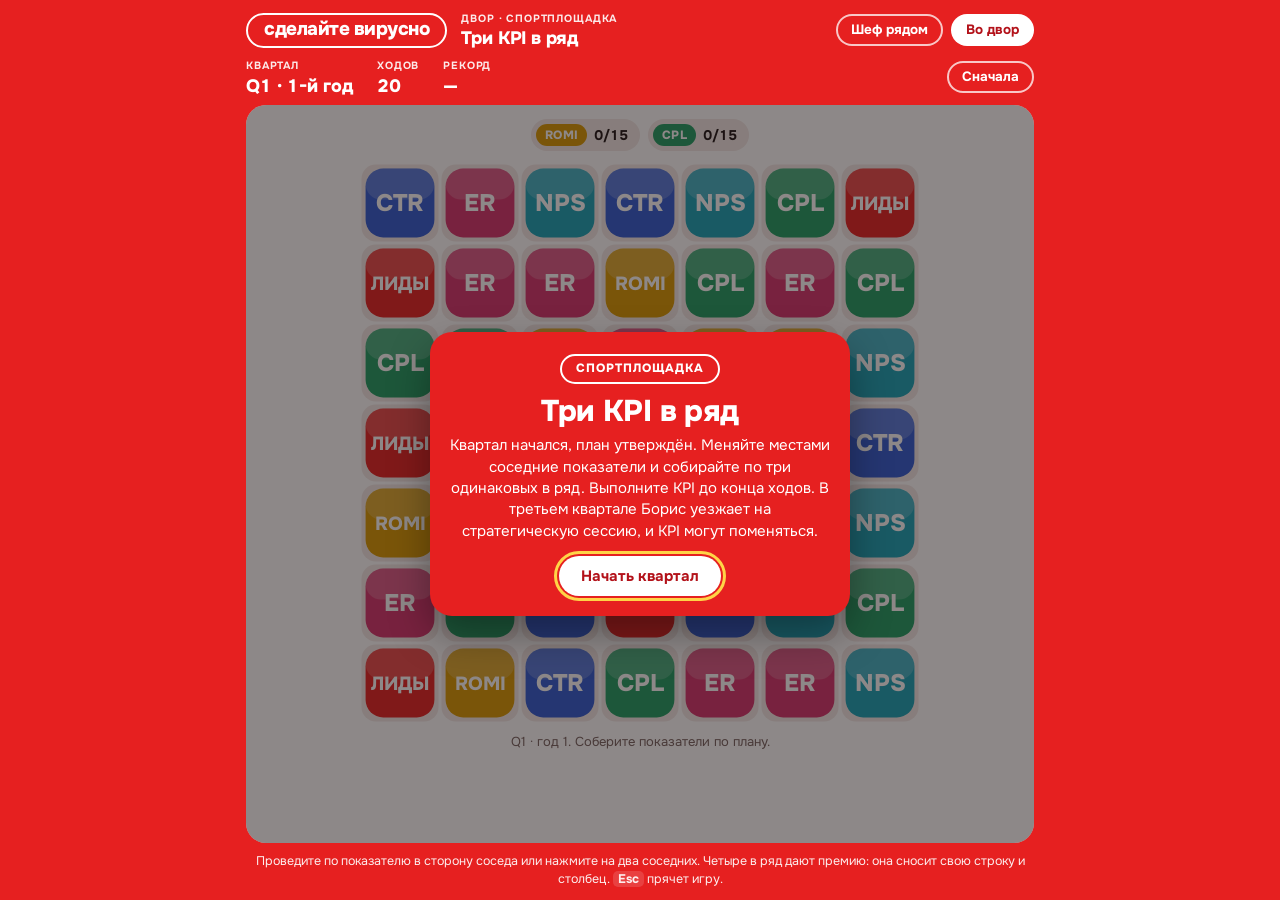
<file: kpi/index.html>
<!doctype html>
<html lang="ru">
<head>
<meta charset="utf-8">
<meta name="viewport" content="width=device-width, initial-scale=1, viewport-fit=cover">
<title>Три KPI в ряд · Сделайте вирусно</title>
<meta name="description" content="Три в ряд из маркетинговых показателей: закройте квартал, пока Борис не поменял KPI.">
<meta name="theme-color" content="#E62020">
<link rel="icon" href="../kit/icon.svg">
<link rel="preconnect" href="https://fonts.googleapis.com">
<link rel="preconnect" href="https://fonts.gstatic.com" crossorigin>
<link rel="stylesheet" href="https://fonts.googleapis.com/css2?family=Onest:wght@400;500;700;800&display=swap">
<link rel="stylesheet" href="../kit/kit.css">
<style>
.kp{width:100%;height:100%;display:flex;flex-direction:column;align-items:center;gap:10px}
.goals{display:flex;gap:8px;flex-wrap:wrap;justify-content:center;min-height:36px;align-items:center}
.goal{display:flex;align-items:center;gap:7px;background:var(--cell);border-radius:99px;padding:5px 12px 5px 5px;font-weight:800;font-size:14px;font-variant-numeric:tabular-nums;color:var(--panel-ink)}
.goal i{font-style:normal;background:var(--c);color:#fff;border-radius:99px;padding:3px 9px;font-size:12px;letter-spacing:.02em}
.goal.done{opacity:.55}
.goal.done b::after{content:" ✓"}
.goal.new{animation:gnew .9s ease-out 2}
@keyframes gnew{50%{box-shadow:0 0 0 4px var(--red)}}
.cap{font-size:13px;color:var(--muted);text-align:center;min-height:1.3em;margin:0}
#cv{flex:none}
</style>
</head>
<body>
<div class="kit-wrap fill">
  <header class="kit-top" id="kitTop"></header>
  <div class="kit-stats" id="kitStats"></div>
  <main class="kit-stage" id="stage">
    <div class="kp" id="kp">
      <div class="goals" id="goals" aria-live="polite"></div>
      <canvas id="cv" aria-label="Поле показателей семь на семь"></canvas>
      <p class="cap" id="cap">Поменяйте местами два соседних показателя, чтобы собрать три в ряд.</p>
    </div>
  </main>
  <p class="kit-hint">Проведите по показателю в сторону соседа или нажмите на два соседних. Четыре в ряд дают премию: она сносит свою строку и столбец. <kbd>Esc</kbd> прячет игру.</p>
</div>
<script src="../kit/kit.js"></script>
<script>
(function () {
  'use strict';
  var K = window.Kit;
  var KEY = 'kpi', N = 7;
  var KP = [
    { n: 'CTR',  c: '#2F5BD3' },
    { n: 'ER',   c: '#D6336C' },
    { n: 'CPL',  c: '#1E9E62' },
    { n: 'ROMI', c: '#D99A00' },
    { n: 'NPS',  c: '#16A3B8' },
    { n: 'ЛИДЫ', c: '#E62020' }
  ];
  var WIN = [
    'Борис: «Отлично. В следующем квартале план плюс тридцать процентов».',
    'Борис: «Хорошо. А почему продажи не выросли?»',
    'Отчёт сдан. Борис прочитал первый слайд и сказал «нормально».'
  ];
  var LOSE = [
    'Борис: «KPI были амбициозные, но реалистичные».',
    'Борис: «Премии не будет, но вы держитесь».',
    'Борис: «Жду от вас план улучшений. На двадцать слайдов»'
  ];
  var CASCADE = ['Само выросло, никто не понял почему', 'Органика пошла', 'Алгоритмы вас заметили', 'Сарафанное радио работает'];
  function spec(L) {
    var q = ((L - 1) % 4) + 1, yr = Math.floor((L - 1) / 4) + 1, ng = L <= 2 ? 2 : 3;
    var target = ng === 2 ? 12 + 3 * L : 8 + 2 * L;
    return { q: q, yr: yr, ng: ng, moves: 20 + Math.min(5, Math.floor(L / 2)), target: Math.min(target, 32), twist: q === 3 };
  }
  function qname(L) { var s = spec(L); return 'Q' + s.q + ' · год ' + s.yr; }

  var S, grid = [], uid = 0, fast = false;
  function tile(k) { return { k: k, b: false, id: ++uid, sx: 0, sy: 0, dying: false, pop: 0 }; }
  function randK(i, g) {
    var x = i % N, y = (i / N) | 0, ks = [];
    for (var k = 0; k < KP.length; k++) {
      if (x >= 2 && g[i - 1] && g[i - 2] && g[i - 1].k === k && g[i - 2].k === k) continue;
      if (y >= 2 && g[i - N] && g[i - 2 * N] && g[i - N].k === k && g[i - 2 * N].k === k) continue;
      ks.push(k);
    }
    return K.rand(ks);
  }
  function fillBoard() {
    for (var a = 0; a < 50; a++) {
      var g = [];
      for (var i = 0; i < N * N; i++) g[i] = tile(randK(i, g));
      grid = g;
      if (findRuns().length === 0 && validSwaps().length > 0) return;
    }
  }
  function findRuns() {
    var runs = [], x, y, s, k;
    for (y = 0; y < N; y++) {
      s = 0;
      for (x = 1; x <= N; x++) {
        var a = grid[y * N + s], b = x < N ? grid[y * N + x] : null;
        if (b && a && b.k === a.k) continue;
        if (x - s >= 3 && a) { var c = []; for (k = s; k < x; k++) c.push(y * N + k); runs.push({ cells: c }); }
        s = x;
      }
    }
    for (x = 0; x < N; x++) {
      s = 0;
      for (y = 1; y <= N; y++) {
        var a2 = grid[s * N + x], b2 = y < N ? grid[y * N + x] : null;
        if (b2 && a2 && b2.k === a2.k) continue;
        if (y - s >= 3 && a2) { var c2 = []; for (k = s; k < y; k++) c2.push(k * N + x); runs.push({ cells: c2 }); }
        s = y;
      }
    }
    return runs;
  }
  function validSwaps() {
    var out = [];
    for (var i = 0; i < N * N; i++) {
      [i + 1, i + N].forEach(function (j) {
        if (j >= N * N || (j === i + 1 && i % N === N - 1)) return;
        var t = grid[i]; grid[i] = grid[j]; grid[j] = t;
        var r = findRuns();
        if (r.length) out.push({ a: i, b: j, kinds: r.map(function (q) { return grid[q.cells[0]].k; }) });
        t = grid[i]; grid[i] = grid[j]; grid[j] = t;
      });
    }
    return out;
  }

  // фазы анимации
  var phase = 'idle', pt0 = 0, pdur = 0, onEnd = null, combo = 0;
  function setPhase(name, dur, end) {
    if (fast || K.reduced && name !== 'idle') { phase = name; end(); return; }
    phase = name; pt0 = performance.now(); pdur = dur; onEnd = end; dirty = true;
  }
  function trySwap(a, b) {
    if (phase !== 'idle' || S.over || K.cardOpen()) return;
    if (b < 0 || b >= N * N || (Math.abs(a - b) === 1 && ((a / N) | 0) !== ((b / N) | 0))) return;
    var ax = a % N, ay = (a / N) | 0, bx = b % N, by = (b / N) | 0;
    var t = grid[a]; grid[a] = grid[b]; grid[b] = t;
    grid[a].sx = bx - ax; grid[a].sy = by - ay; grid[b].sx = ax - bx; grid[b].sy = ay - by;
    setPhase('swap', 130, function () {
      zero();
      var runs = findRuns();
      if (!runs.length) {
        var t2 = grid[a]; grid[a] = grid[b]; grid[b] = t2;
        grid[a].sx = bx - ax; grid[a].sy = by - ay; grid[b].sx = ax - bx; grid[b].sy = ay - by;
        setPhase('back', 130, function () { zero(); phase = 'idle'; dirty = true; });
        return;
      }
      S.moves--; S.used++; combo = 0;
      resolve(runs, [a, b]);
    });
  }
  function zero() { grid.forEach(function (t) { if (t) { t.sx = 0; t.sy = 0; } }); }
  function resolve(runs, swapIdx) {
    var clear = {}, bonusAt = {};
    runs.forEach(function (r) {
      if (r.cells.length >= 4) {
        var pos = null;
        if (swapIdx) for (var i = 0; i < r.cells.length; i++) if (swapIdx.indexOf(r.cells[i]) >= 0) { pos = r.cells[i]; break; }
        if (pos == null) pos = r.cells[Math.floor(r.cells.length / 2)];
        bonusAt[pos] = 1;
      }
      r.cells.forEach(function (c) { clear[c] = 1; });
    });
    Object.keys(bonusAt).forEach(function (c) { delete clear[c]; });
    var queue = Object.keys(clear).map(Number), seen = {}, boom = 0;
    while (queue.length) {
      var c = queue.pop(); if (seen[c]) continue; seen[c] = 1;
      var t = grid[c];
      if (t && t.b) {
        boom++;
        var x = c % N, y = (c / N) | 0;
        for (var i = 0; i < N; i++) [y * N + i, i * N + x].forEach(function (cc) { if (!clear[cc] && !bonusAt[cc]) { clear[cc] = 1; queue.push(cc); } });
      }
    }
    Object.keys(bonusAt).forEach(function (c) { grid[c].b = true; grid[c].pop = 1; });
    var got = {};
    Object.keys(clear).forEach(function (c) { var t = grid[c]; if (t) { t.dying = true; got[t.k] = (got[t.k] || 0) + 1; } });
    S.goals.forEach(function (g) { if (got[g.k]) g.have = Math.min(g.need, g.have + got[g.k]); });
    if (boom) K.toast('Премия сработала: снесло ' + Object.keys(clear).length + ' показателей');
    if (combo === 2) K.toast('Каскад: ' + K.rand(CASCADE));
    renderGoals();
    setPhase('clear', 170, function () {
      Object.keys(clear).forEach(function (c) { grid[c] = null; });
      var md = gravity();
      setPhase('fall', 90 + 55 * md, function () {
        zero();
        var r2 = findRuns();
        if (r2.length) { combo++; resolve(r2, null); } else settle();
      });
    });
  }
  function gravity() {
    var maxD = 0;
    for (var x = 0; x < N; x++) {
      var w = N - 1;
      for (var y = N - 1; y >= 0; y--) {
        var t = grid[y * N + x];
        if (t) { if (y !== w) { grid[w * N + x] = t; grid[y * N + x] = null; t.sy = -(w - y); maxD = Math.max(maxD, w - y); } w--; }
      }
      var miss = w + 1;
      for (var y2 = w; y2 >= 0; y2--) { var nt = tile(Math.floor(Math.random() * KP.length)); nt.sy = -miss; grid[y2 * N + x] = nt; maxD = Math.max(maxD, miss); }
    }
    return maxD;
  }
  function settle() {
    phase = 'idle'; dirty = true;
    var sp = spec(S.level);
    if (S.goals.every(function (g) { return g.have >= g.need; })) { win(); return; }
    if (S.moves <= 0) { lose(); return; }
    if (sp.twist && !S.twisted && S.used >= Math.floor(sp.moves / 2)) twist();
    if (!validSwaps().length) {
      K.toast('Рынок поменялся. Перемешиваем показатели');
      fillBoard();
    }
    hud(); save();
  }
  function twist() {
    S.twisted = true;
    var open = S.goals.filter(function (g) { return g.have < g.need; });
    if (!open.length) return;
    var g = K.rand(open), used = S.goals.map(function (q) { return q.k; });
    var free = KP.map(function (_, i) { return i; }).filter(function (i) { return used.indexOf(i) < 0; });
    var nk = K.rand(free), old = g.k;
    g.k = nk; g.have = 0; g.need = Math.max(6, Math.ceil(g.need * 0.7)); g.fresh = true;
    K.toast('Борис поменял KPI: теперь важен не ' + KP[old].n + ', а ' + KP[nk].n, 4200);
    capEl.textContent = 'Борис вернулся со стратсессии. ' + KP[old].n + ' больше никого не интересует.';
    renderGoals();
  }
  function win() {
    S.over = true;
    var r = K.record(KEY, S.level, 'закрыто кварталов: ' + S.level);
    K.del(KEY + ':state');
    K.card({ stamp: r.isNew ? 'Новый рекорд' : 'Квартал закрыт', title: qname(S.level) + ' закрыт', text: K.rand(WIN),
      nums: [['Ходов в запасе', S.moves], ['Закрыто кварталов', S.level], ['Рекорд', r.best]],
      btns: [['Следующий квартал', function () { start(S.level + 1); }]] });
    hud();
  }
  function lose() {
    S.over = true;
    K.del(KEY + ':state');
    K.card({ stamp: 'Квартал провален', title: 'KPI не выполнены', text: K.rand(LOSE),
      nums: S.goals.map(function (g) { return [KP[g.k].n, g.have + ' из ' + g.need]; }),
      btns: [['Переиграть квартал', function () { start(S.level); }], ['С первого квартала', function () { start(1); }]] });
  }
  function start(L) {
    var sp = spec(L), ks = K.shuffle(KP.map(function (_, i) { return i; })).slice(0, sp.ng);
    S = { level: L, moves: sp.moves, used: 0, twisted: false, over: false, goals: ks.map(function (k) { return { k: k, need: sp.target, have: 0 }; }) };
    fillBoard(); phase = 'idle'; sel = -1;
    capEl.textContent = sp.twist ? qname(L) + '. Борис уехал на стратегическую сессию. Это не к добру.' : qname(L) + '. Соберите показатели по плану.';
    renderGoals(); hud(); save(); dirty = true;
  }
  function save() { if (S.over) return; K.set(KEY + ':state', { S: S, g: grid.map(function (t) { return t ? [t.k, t.b ? 1 : 0] : null; }) }); }
  function load() {
    var st = K.get(KEY + ':state', null);
    if (st && st.S && Array.isArray(st.g) && st.g.length === N * N && st.g.every(function (q) { return q && q[0] >= 0 && q[0] < KP.length; })) {
      S = st.S; grid = st.g.map(function (q) { var t = tile(q[0]); t.b = !!q[1]; return t; });
      if (findRuns().length || !validSwaps().length) fillBoard();
      renderGoals(); hud(); dirty = true; capEl.textContent = qname(S.level) + '. Продолжаем квартал.';
      return;
    }
    start(1);
  }
  var goalsEl = document.getElementById('goals'), capEl = document.getElementById('cap');
  function renderGoals() {
    goalsEl.innerHTML = S.goals.map(function (g) {
      return '<span class="goal' + (g.have >= g.need ? ' done' : '') + (g.fresh ? ' new' : '') + '" style="--c:' + KP[g.k].c + '"><i>' + KP[g.k].n + '</i><b>' + g.have + '/' + g.need + '</b></span>';
    }).join('');
    S.goals.forEach(function (g) { g.fresh = false; });
  }
  function hud() {
    K.stat('q', 'Q' + spec(S.level).q + ' · ' + spec(S.level).yr + '-й год');
    K.stat('moves', S.moves);
    var b = K.best(KEY); K.stat('best', b == null ? '—' : b);
  }

  // отрисовка
  var cv = document.getElementById('cv'), ctx = cv.getContext('2d'), stage = document.getElementById('stage');
  var dpr = 1, cs = 50, W = 0, dirty = true, tok = {}, sel = -1;
  function readTok() { tok = { cell: K.tok('cell'), red: K.tok('red'), ink: K.tok('panel-ink') }; dirty = true; }
  function layout() {
    var st = getComputedStyle(stage);
    var aw = stage.clientWidth - parseFloat(st.paddingLeft) - parseFloat(st.paddingRight);
    var ah = stage.clientHeight - parseFloat(st.paddingTop) - parseFloat(st.paddingBottom) - 46 - 34;
    cs = Math.max(34, Math.floor(Math.min(aw, ah, 560) / N));
    W = cs * N; dpr = Math.min(window.devicePixelRatio || 1, 2);
    cv.width = Math.round(W * dpr); cv.height = Math.round(W * dpr); cv.style.width = W + 'px'; cv.style.height = W + 'px';
    dirty = true;
  }
  function rr(x, y, w, h, r) { ctx.beginPath(); if (ctx.roundRect) ctx.roundRect(x, y, w, h, r); else ctx.rect(x, y, w, h); }
  function ease(p) { return 1 - Math.pow(1 - p, 3); }
  function star(cx, cy, r) {
    ctx.beginPath();
    for (var i = 0; i < 10; i++) { var a = -Math.PI / 2 + i * Math.PI / 5, rad = i % 2 ? r * 0.45 : r; ctx.lineTo(cx + Math.cos(a) * rad, cy + Math.sin(a) * rad); }
    ctx.closePath(); ctx.fill();
  }
  function drawTile(t, px, py, s) {
    var g = s * 0.07, c = KP[t.k].c;
    ctx.fillStyle = c; rr(px + g, py + g, s - 2 * g, s - 2 * g, s * 0.22); ctx.fill();
    ctx.fillStyle = 'rgba(255,255,255,.18)'; rr(px + g, py + g, s - 2 * g, (s - 2 * g) * 0.45, s * 0.22); ctx.fill();
    if (t.b) {
      ctx.strokeStyle = '#fff'; ctx.lineWidth = Math.max(2, s * 0.06); rr(px + g * 2.4, py + g * 2.4, s - 4.8 * g, s - 4.8 * g, s * 0.16); ctx.stroke();
      ctx.fillStyle = '#FFE066'; star(px + s - g * 3.6, py + g * 3.6, s * 0.12);
    }
    var lbl = KP[t.k].n;
    ctx.fillStyle = '#fff'; ctx.font = '800 ' + Math.round(s * (lbl.length > 3 ? 0.24 : 0.3)) + 'px ' + K.FONT;
    ctx.textAlign = 'center'; ctx.textBaseline = 'middle'; ctx.fillText(lbl, px + s / 2, py + s / 2 + s * 0.02);
  }
  function draw(now) {
    var p = phase === 'idle' ? 1 : Math.min(1, (now - pt0) / pdur), e = ease(p);
    ctx.setTransform(dpr, 0, 0, dpr, 0, 0); ctx.clearRect(0, 0, W, W);
    for (var i = 0; i < N * N; i++) { ctx.fillStyle = tok.cell; rr((i % N) * cs + 1.5, ((i / N) | 0) * cs + 1.5, cs - 3, cs - 3, cs * 0.18); ctx.fill(); }
    if (sel >= 0) { ctx.strokeStyle = tok.red; ctx.lineWidth = 3; rr((sel % N) * cs + 2, ((sel / N) | 0) * cs + 2, cs - 4, cs - 4, cs * 0.2); ctx.stroke(); }
    ctx.save(); ctx.beginPath(); ctx.rect(0, 0, W, W); ctx.clip();
    for (i = 0; i < N * N; i++) {
      var t = grid[i]; if (!t) continue;
      var x = (i % N) + t.sx * (1 - e), y = ((i / N) | 0) + t.sy * (1 - e), s = cs;
      if (t.dying && phase === 'clear') s = cs * (1 - e);
      if (t.pop) { s = cs * (1 + 0.15 * Math.sin(Math.min(1, t.pop) * Math.PI)); t.pop += 0.08; if (t.pop > 1) t.pop = 0; dirty = true; }
      if (s <= 1) continue;
      drawTile(t, x * cs + (cs - s) / 2, y * cs + (cs - s) / 2, s);
    }
    ctx.restore();
  }
  function loop(now) {
    if (phase !== 'idle' && now - pt0 >= pdur) { var f = onEnd; onEnd = null; phase = 'idle'; if (f) f(); }
    if (dirty || phase !== 'idle') { draw(now); dirty = false; }
    requestAnimationFrame(loop);
  }

  // ввод
  var down = null;
  function cellAt(e) { var r = cv.getBoundingClientRect(), x = Math.floor((e.clientX - r.left) / cs), y = Math.floor((e.clientY - r.top) / cs); return x >= 0 && y >= 0 && x < N && y < N ? y * N + x : -1; }
  cv.addEventListener('pointerdown', function (e) {
    if (phase !== 'idle' || S.over || K.cardOpen()) return;
    var c = cellAt(e); if (c < 0) return;
    down = { c: c, x: e.clientX, y: e.clientY, moved: false };
    try { cv.setPointerCapture(e.pointerId); } catch (er) {}
  });
  cv.addEventListener('pointermove', function (e) {
    if (!down || down.moved) return;
    var dx = e.clientX - down.x, dy = e.clientY - down.y;
    if (Math.max(Math.abs(dx), Math.abs(dy)) < cs * 0.35) return;
    down.moved = true; sel = -1;
    var c = down.c, x = c % N;
    var n = Math.abs(dx) > Math.abs(dy) ? (dx > 0 ? (x < N - 1 ? c + 1 : -1) : (x > 0 ? c - 1 : -1)) : (dy > 0 ? c + N : c - N);
    if (n >= 0 && n < N * N) trySwap(c, n);
  });
  cv.addEventListener('pointerup', function () {
    if (down && !down.moved) {
      var c = down.c, adj = sel >= 0 && ((Math.abs(sel - c) === 1 && ((sel / N) | 0) === ((c / N) | 0)) || Math.abs(sel - c) === N);
      if (adj) { var a = sel; sel = -1; trySwap(a, c); } else sel = sel === c ? -1 : c;
      dirty = true;
    }
    down = null;
  });
  cv.addEventListener('pointercancel', function () { down = null; });

  K.mount({ room: 'Двор · Спортплощадка', game: 'Три KPI в ряд', stats: [['q', 'Квартал'], ['moves', 'Ходов'], ['best', 'Рекорд']] });
  K.action('Сначала', function () { if (confirm('Начать с первого квартала?')) { K.closeCard(); start(1); } });
  K.onPause = function () { down = null; };
  K.onTheme(readTok); readTok();
  if (window.ResizeObserver) new ResizeObserver(layout).observe(stage); else window.addEventListener('resize', layout);
  layout(); load();
  if (document.fonts && document.fonts.ready) document.fonts.ready.then(function () { dirty = true; });
  requestAnimationFrame(loop);
  if (!K.get('seen:' + KEY, false)) {
    K.card({ stamp: 'Спортплощадка', title: 'Три KPI в ряд', text: 'Квартал начался, план утверждён. Меняйте местами соседние показатели и собирайте по три одинаковых в ряд. Выполните KPI до конца ходов. В третьем квартале Борис уезжает на стратегическую сессию, и KPI могут поменяться.',
      btns: [['Начать квартал', function () { K.set('seen:' + KEY, true); }]] });
  }
  window.__g = { get S() { return S; }, get grid() { return grid; }, start: start, swap: trySwap, validSwaps: validSwaps, findRuns: findRuns, setFast: function (v) { fast = v; }, get phase() { return phase; } };
})();
</script>
</body>
</html>
</file>
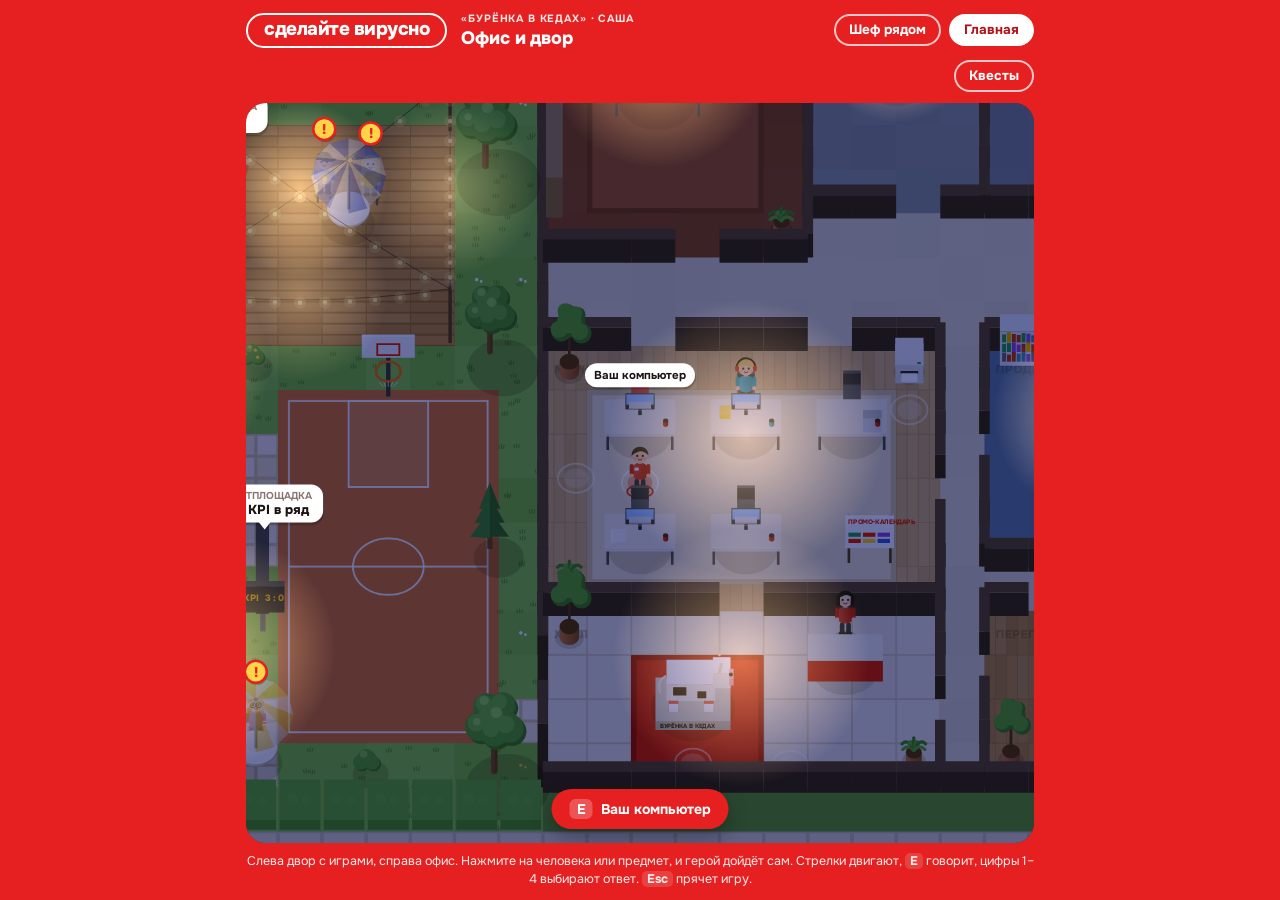
<file: ofis/index.html>
<!doctype html>
<html lang="ru">
<head>
<meta charset="utf-8">
<meta name="viewport" content="width=device-width, initial-scale=1, viewport-fit=cover">
<title>Офис · Сделайте вирусно</title>
<meta name="description" content="Квест про маркетолога перед Чёрной пятницей: задания от разных сотрудников, грейды от стажёра до лида.">
<meta name="theme-color" content="#E62020">
<link rel="icon" href="../kit/icon.svg">
<link rel="preconnect" href="https://fonts.googleapis.com">
<link rel="preconnect" href="https://fonts.gstatic.com" crossorigin>
<link rel="stylesheet" href="https://fonts.googleapis.com/css2?family=Onest:wght@400;500;700;800&display=swap">
<link rel="stylesheet" href="../kit/kit.css">
<link rel="stylesheet" href="../kvest/kvest.css">
</head>
<body>
<div class="kit-wrap fill">
  <header class="kit-top" id="kitTop"></header>
  <div class="kit-stats" id="kitStats"></div>
  <main class="kit-stage iso" id="stage"><canvas id="cv" aria-label="Офис, вид сверху"></canvas><button type="button" class="act" id="act" hidden></button></main>
  <p class="kit-hint">Слева двор с играми, справа офис. Нажмите на человека или предмет, и герой дойдёт сам. Стрелки двигают, <kbd>E</kbd> говорит, цифры 1–4 выбирают ответ. <kbd>Esc</kbd> прячет игру.</p>
</div>
<script src="../kit/kit.js"></script>
<script src="../kit/iso.js"></script>
<script src="../kvest/furniture.js"></script>
<script src="../kvest/office-dvor.js"></script>
<script src="../kvest/office-client.js"></script>
<script src="../kvest/office-agency.js"></script>
<script src="../kvest/engine.js"></script>
<script src="../kvest/sides.js"></script>
<script src="../kvest/q/k1.js"></script>
<script src="../kvest/q/k2.js"></script>
<script src="../kvest/q/k3.js"></script>
<script src="../kvest/q/k4.js"></script>
<script src="../kvest/q/k5.js"></script>
<script src="../kvest/q/a1.js"></script>
<script src="../kvest/q/a2.js"></script>
<script src="../kvest/q/a3.js"></script>
<script src="../kvest/q/a4.js"></script>
<script src="../kvest/q/a5.js"></script>
<script src="../kvest/q/dvor.js"></script>
<script>KV.boot();</script>
</body>
</html>
</file>
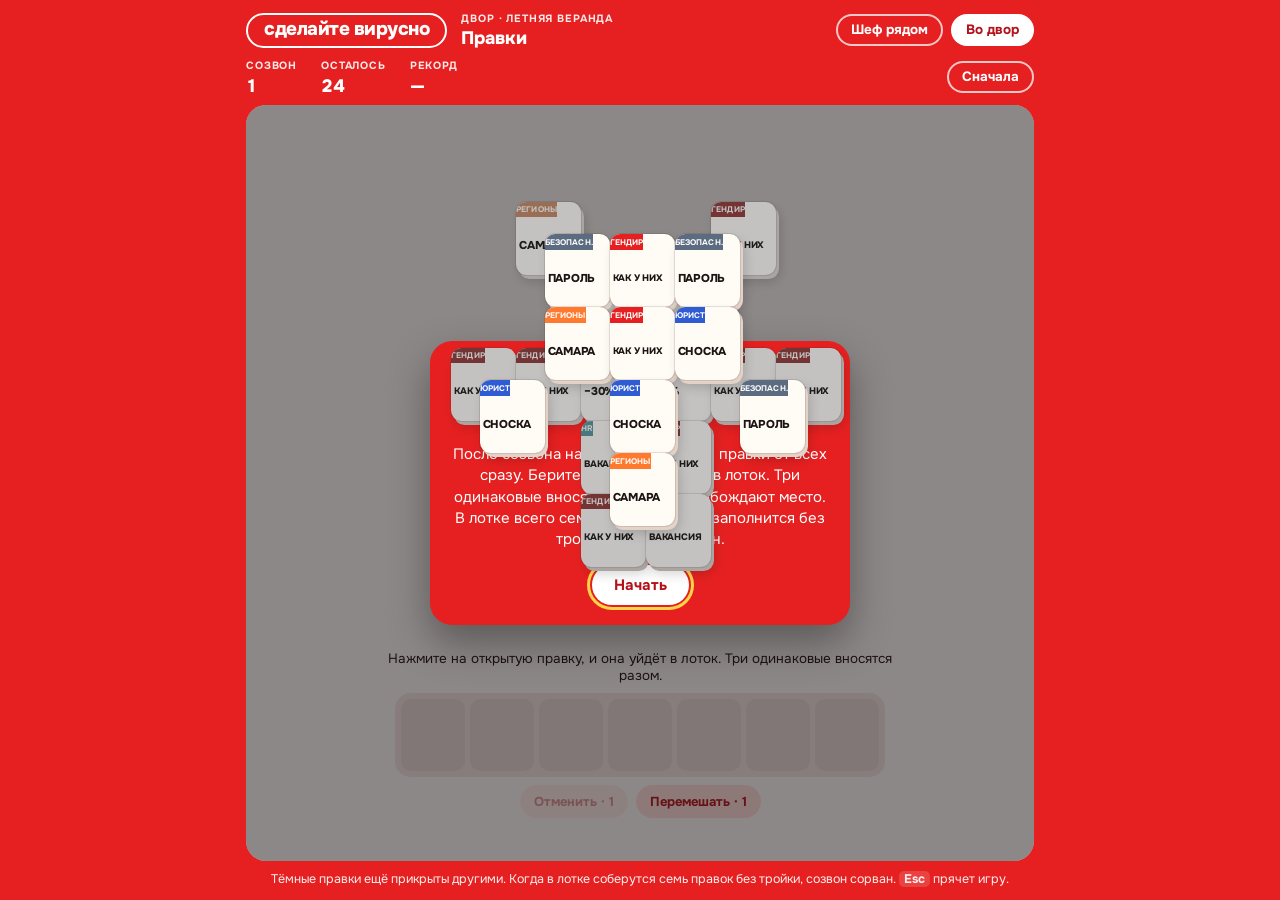
<file: pravki/index.html>
<!doctype html>
<html lang="ru">
<head>
<meta charset="utf-8">
<meta name="viewport" content="width=device-width, initial-scale=1, viewport-fit=cover">
<title>Правки · Сделайте вирусно</title>
<meta name="description" content="Маджонг из правок, которые получает маркетолог: собирайте три одинаковые правки, пока лоток не переполнился.">
<meta name="theme-color" content="#E62020">
<link rel="icon" href="../kit/icon.svg">
<link rel="preconnect" href="https://fonts.googleapis.com">
<link rel="preconnect" href="https://fonts.gstatic.com" crossorigin>
<link rel="stylesheet" href="https://fonts.googleapis.com/css2?family=Onest:wght@400;500;700;800&display=swap">
<link rel="stylesheet" href="../kit/kit.css">
<style>
.pv{width:100%;height:100%;display:flex;flex-direction:column;align-items:center;gap:8px}
.board{position:relative;flex:1 1 auto;width:100%}
.tile{position:absolute;width:var(--tw);height:var(--th);border:0;padding:0;margin:0;border-radius:calc(var(--tw)*.16);background:#FFFCF5;color:#1C1313;font-family:var(--font);
  box-shadow:0 0 0 1px rgba(60,30,20,.12),3px 4px 0 #E2D2C8,4px 7px 12px rgba(0,0,0,.18);display:flex;flex-direction:column;overflow:hidden;cursor:pointer;transition:transform .12s ease,filter .15s ease}
.tile .band{flex:none;height:21%;background:var(--c);color:#fff;font-size:calc(var(--tw)*.125);font-weight:700;letter-spacing:.02em;display:grid;place-items:center;white-space:nowrap;overflow:hidden;text-transform:uppercase}
.tile .w{flex:1;display:grid;place-items:center;text-align:center;font-weight:800;font-size:calc(var(--tw)*.175);line-height:1.02;padding:2px 3px;letter-spacing:-.02em;word-break:break-word}
.tile.cov{filter:brightness(.8) saturate(.45) contrast(.9);cursor:default}
.tile:not(.cov):hover{transform:translateY(-3px)}
.tile:focus-visible{outline:3px solid #FFD447;outline-offset:2px}
.sm .tile .band{font-size:0}
.tile .w.lg{font-size:calc(var(--tw)*.145)}
.cap{min-height:2.6em;font-size:13.5px;line-height:1.3;text-align:center;color:var(--panel-ink);max-width:560px;padding:0 6px}
.cap b{color:var(--red)}
.tray{display:flex;gap:5px;background:var(--cell);border-radius:16px;padding:6px}
.slot{width:var(--sw);height:calc(var(--sw)*1.12);border-radius:calc(var(--sw)*.16);background:rgba(0,0,0,.05);position:relative}
.slot .tile{position:static;width:100%;height:100%;cursor:default;box-shadow:0 0 0 1px rgba(60,30,20,.12),2px 3px 0 #E2D2C8;--tw:var(--sw)}
.slot .tile:hover{transform:none}
.slot.pop .tile{animation:pop .2s ease-out}
.slot.hit .tile{animation:hit .24s ease-in forwards}
.tray.warn{box-shadow:0 0 0 3px var(--red)}
@keyframes pop{from{transform:scale(.6);opacity:.4}to{transform:none;opacity:1}}
@keyframes hit{to{transform:scale(.4) translateY(-20px);opacity:0}}
.tools{display:flex;gap:8px;flex-wrap:wrap;justify-content:center}
.tools button{font-weight:700;font-size:13px;border:0;border-radius:99px;padding:8px 14px;background:var(--soft);color:var(--red-deep);cursor:pointer}
.tools button:disabled{opacity:.45;cursor:default}
@media (prefers-color-scheme: dark){:root:not([data-theme="light"]) .tools button{color:#FFB8B0}}
@media (prefers-reduced-motion: reduce){.slot.pop .tile,.slot.hit .tile{animation:none}}
</style>
</head>
<body>
<div class="kit-wrap fill">
  <header class="kit-top" id="kitTop"></header>
  <div class="kit-stats" id="kitStats"></div>
  <main class="kit-stage" id="stage">
    <div class="pv" id="pv">
      <div class="board" id="board" aria-label="Стопка правок"></div>
      <div class="cap" id="cap" aria-live="polite">Нажмите на открытую правку, и она уйдёт в лоток. Три одинаковые вносятся разом.</div>
      <div class="tray" id="tray" aria-label="Лоток на семь правок"></div>
      <div class="tools"><button type="button" id="undo">Отменить</button><button type="button" id="shuf">Перемешать</button></div>
    </div>
  </main>
  <p class="kit-hint">Тёмные правки ещё прикрыты другими. Когда в лотке соберутся семь правок без тройки, созвон сорван. <kbd>Esc</kbd> прячет игру.</p>
</div>
<script src="../kit/kit.js"></script>
<script>
(function () {
  'use strict';
  var K = window.Kit;
  var KEY = 'pravki';
  var C = 6, R = 7, TRAY = 7;
  var SRC = {
    gd:   { n: 'Генеральный', s: 'Гендир', c: '#E62020' },
    own:  { n: 'Собственник', s: 'Собственник', c: '#8E44D8' },
    wife: { n: 'Жена генерального', s: 'Жена ГД', c: '#D6336C' },
    law:  { n: 'Юрист', s: 'Юрист', c: '#2F5BD3' },
    sale: { n: 'Продажи', s: 'Продажи', c: '#1E9E62' },
    fin:  { n: 'Финансы', s: 'Финансы', c: '#C99300' },
    hr:   { n: 'HR', s: 'HR', c: '#16A3B8' },
    it:   { n: 'Безопасность', s: 'Безопасн.', c: '#5B6B80' },
    reg:  { n: 'Регионы', s: 'Регионы', c: '#FF7A2F' }
  };
  var PR = [
    { s: 'gd',   w: 'ЛОГО ↑',    t: 'Сделайте логотип побольше' },
    { s: 'law',  w: '«ЛУЧШИЙ»',  t: 'Уберите слово «лучший», ФАС не пропустит' },
    { s: 'sale', w: 'ТЕЛЕФОН',   t: 'Телефон крупнее, люди не видят' },
    { s: 'wife', w: 'ЦВЕТ',      t: 'Мне этот цвет не нравится' },
    { s: 'fin',  w: '−30%',      t: 'Бюджет режем на треть, результат оставляем' },
    { s: 'gd',   w: 'ВИРУСНО',   t: 'Нужно, чтобы было вирусно' },
    { s: 'own',  w: 'МОЁ ФОТО',  t: 'Поставьте моё фото на баннер' },
    { s: 'law',  w: 'ERID',      t: 'Где маркировка рекламы?' },
    { s: 'sale', w: 'ВСЕ SKU',   t: 'Покажите все сорок позиций, это же ассортимент' },
    { s: 'gd',   w: 'КАК У НИХ', t: 'Сделайте как у конкурентов, только лучше' },
    { s: 'hr',   w: 'ВАКАНСИЯ',  t: 'Вставьте вакансию кладовщика, всё равно место есть' },
    { s: 'wife', w: 'КОТИК',     t: 'А можно туда котика?' },
    { s: 'law',  w: 'СНОСКА',    t: 'Добавьте сноску на двенадцать строк' },
    { s: 'reg',  w: 'САМАРА',    t: 'В регионах так не работает' },
    { s: 'sale', w: 'QR',        t: 'Добавьте QR-код, а лучше три' },
    { s: 'it',   w: 'ПАРОЛЬ',    t: 'Доступ к рекламному кабинету по заявке через неделю' },
    { s: 'own',  w: 'ГИМН',      t: 'Пусть в ролике играет гимн компании' },
    { s: 'gd',   w: 'ЯРЧЕ',      t: 'Поярче, но чтобы солидно' }
  ];
  var LOSE = [
    'Семь правок висят одновременно. Дизайнер ушёл на больничный.',
    'Правки противоречат друг другу. Генеральный просит собрать ещё один созвон.',
    'Юрист и продажи спорят в чате уже сорок минут. Макет никто не видел.'
  ];
  var WIN = [
    'Все правки внесены. Генеральный: «Хорошо. Но давайте ещё посмотрим вариант, где логотип побольше».',
    'Макет утверждён. До следующего созвона.',
    'Согласовано всеми. Жена генерального поставила лайк.'
  ];

  function spec(L) {
    var trip = [8, 11, 14, 17, 20, 22, 24][Math.min(L - 1, 6)];
    return { trip: trip, types: Math.min(PR.length, 5 + L), layers: Math.min(4, 2 + Math.floor((L - 1) / 2)) };
  }
  function overlap(a, b) { return Math.abs(a.x - b.x) < 1 && Math.abs(a.y - b.y) < 1; }
  function genPositions(T, layers) {
    var shares = [0.42, 0.28, 0.18, 0.12].slice(0, layers), sum = shares.reduce(function (a, b) { return a + b; }, 0);
    var tiles = [], left = T;
    for (var z = 0; z < layers && left > 0; z++) {
      var cnt = z === layers - 1 ? left : Math.min(left, Math.round(T * shares[z] / sum));
      var off = (z % 2) * 0.5, below = tiles.filter(function (t) { return t.z === z - 1; });
      var groups = [], seen = {};
      for (var y = off; y <= R - 1 - off + 1e-6; y++) for (var x = off; x <= C - 1 - off + 1e-6; x++) {
        var key = x + ':' + y; if (seen[key]) continue;
        var mx = C - 1 - x, mk = mx + ':' + y; seen[key] = seen[mk] = 1;
        var g = [{ x: x, y: y, z: z }]; if (Math.abs(mx - x) > 1e-6) g.push({ x: mx, y: y, z: z });
        if (z > 0 && !g.every(function (p) { return below.some(function (b) { return overlap(p, b); }); })) continue;
        groups.push(g);
      }
      var cx = (C - 1) / 2, cy = (R - 1) / 2;
      groups.forEach(function (g) { g.d = Math.abs(g[0].x - cx) / C + Math.abs(g[0].y - cy) / R + Math.random() * 0.45; });
      groups.sort(function (a, b) { return a.d - b.d; });
      var taken = 0, rest = [];
      groups.forEach(function (g) { if (taken + g.length <= cnt) { g.forEach(function (p) { tiles.push(p); }); taken += g.length; } else rest = rest.concat(g); });
      for (var i = 0; i < rest.length && taken < cnt; i++) { tiles.push(rest[i]); taken++; }
      left -= taken;
    }
    // если не влезло, добиваем свободными местами на нижних слоях
    for (var zz = 0; left > 0 && zz < 2; zz++) {
      var o = (zz % 2) * 0.5;
      for (var yy = o; yy <= R - 1 - o + 1e-6 && left > 0; yy++) for (var xx = o; xx <= C - 1 - o + 1e-6 && left > 0; xx++) {
        if (!tiles.some(function (t) { return t.z === zz && t.x === xx && t.y === yy; })) { tiles.push({ x: xx, y: yy, z: zz }); left--; }
      }
    }
    return tiles;
  }
  function coveredIn(list, t) {
    for (var i = 0; i < list.length; i++) { var o = list[i]; if (o !== t && !o.gone && o.z > t.z && overlap(o, t)) return true; }
    return false;
  }
  function genLevel(L) {
    var land = stage.clientWidth > stage.clientHeight * 1.15;
    C = land ? 8 : 6; R = land ? 5 : 7;
    var sp = spec(L), T = sp.trip * 3;
    var tiles = genPositions(T, sp.layers).map(function (p, i) { return { id: i, x: p.x, y: p.y, z: p.z, k: -1, gone: false }; });
    // порядок, в котором стопку точно можно разобрать: по одной открытой правке
    var order = [], sim = tiles.map(function (t) { return { ref: t, x: t.x, y: t.y, z: t.z, gone: false }; });
    while (order.length < sim.length) {
      var free = sim.filter(function (t) { return !t.gone && !coveredIn(sim, t); });
      var pick = K.rand(free); pick.gone = true; order.push(pick.ref);
    }
    var kinds = K.shuffle(PR.map(function (_, i) { return i; })).slice(0, sp.types), trips = [];
    for (var i = 0; i < sp.trip; i++) trips.push(i < kinds.length ? kinds[i] : K.rand(kinds));
    K.shuffle(trips);
    for (var j = 0; j < order.length; j++) order[j].k = trips[Math.floor(j / 3)];
    return { level: L, C: C, R: R, tiles: tiles, tray: [], undo: 1, shuf: 1, last: null, done: 0 };
  }

  var S, busy = false;
  var boardEl = document.getElementById('board'), trayEl = document.getElementById('tray'), capEl = document.getElementById('cap');
  var undoBtn = document.getElementById('undo'), shufBtn = document.getElementById('shuf'), stage = document.getElementById('stage'), pv = document.getElementById('pv');
  var tw = 60, th = 72, depth = 4, ox = 0, oy = 0;

  function tileHTML(k, extra) {
    var p = PR[k], s = SRC[p.s];
    return '<span class="band">' + s.s + '</span><span class="w' + (p.w.length > 7 ? ' lg' : '') + '">' + p.w + '</span>';
  }
  function layout() {
    var cs = getComputedStyle(stage);
    var aw = stage.clientWidth - parseFloat(cs.paddingLeft) - parseFloat(cs.paddingRight);
    var ah = stage.clientHeight - parseFloat(cs.paddingTop) - parseFloat(cs.paddingBottom);
    var sw = Math.floor(Math.min(64, (aw - 12 - 6 * 5) / 7));
    var below = sw * 1.12 + 12 + 40 + 36 + 24;
    C = S.C || 6; R = S.R || 7;
    tw = Math.floor(Math.min(84, (aw - 16) / (C + 0.3), (ah - below - 16) / (R * 1.12 + 0.3)));
    tw = Math.max(36, tw); th = Math.round(tw * 1.12); depth = Math.max(3, Math.round(tw * 0.06));
    var bw = C * tw + 12, bh = R * th + 14;
    boardEl.style.height = bh + 'px'; boardEl.style.width = bw + 'px'; boardEl.style.flex = 'none';
    ox = 4 + depth * 2; oy = 4 + depth * 2;
    pv.style.setProperty('--tw', tw + 'px'); pv.style.setProperty('--th', th + 'px'); pv.style.setProperty('--sw', sw + 'px');
    pv.classList.toggle('sm', tw < 58);
    renderBoard();
  }
  function renderBoard() {
    var html = '';
    S.tiles.forEach(function (t) {
      if (t.gone) return;
      var cov = coveredIn(S.tiles, t), p = PR[t.k];
      var left = ox + t.x * tw - t.z * depth, top = oy + t.y * th - t.z * depth;
      var zi = t.z * 1000 + Math.round(t.y * 2) * 20 + Math.round(t.x * 2);
      html += '<button type="button" class="tile' + (cov ? ' cov' : '') + '" data-id="' + t.id + '" style="left:' + left + 'px;top:' + top + 'px;z-index:' + zi + ';--c:' + SRC[p.s].c + '"' +
        (cov ? ' tabindex="-1" aria-disabled="true"' : '') + ' aria-label="' + SRC[p.s].n + ': ' + p.t + '" title="' + SRC[p.s].n + ': ' + p.t + '">' + tileHTML(t.k) + '</button>';
    });
    boardEl.innerHTML = html;
  }
  function renderTray(popIdx, hitKind) {
    var html = '';
    for (var i = 0; i < TRAY; i++) {
      var k = S.tray[i];
      var cls = 'slot' + (i === popIdx ? ' pop' : '') + (k != null && k === hitKind ? ' hit' : '');
      html += '<div class="' + cls + '">' + (k != null ? '<div class="tile" style="--c:' + SRC[PR[k].s].c + '">' + tileHTML(k) + '</div>' : '') + '</div>';
    }
    trayEl.innerHTML = html;
    trayEl.classList.toggle('warn', S.tray.length >= TRAY - 1);
  }
  function hud() {
    var left = S.tiles.filter(function (t) { return !t.gone; }).length + S.tray.length;
    K.stat('lvl', S.level); K.stat('left', left);
    var b = K.best(KEY); K.stat('best', b == null ? '—' : b);
    undoBtn.textContent = 'Отменить · ' + S.undo; shufBtn.textContent = 'Перемешать · ' + S.shuf;
    undoBtn.disabled = !S.undo || !S.last; shufBtn.disabled = !S.shuf;
  }
  function save() { K.set(KEY + ':state', S); }
  function setCap(k, prefix) { var p = PR[k]; capEl.innerHTML = (prefix || '') + '<b>' + SRC[p.s].n + ':</b> «' + p.t + '»'; }

  function pick(id) {
    if (busy || K.cardOpen()) return;
    var t = S.tiles[id]; if (!t || t.gone || coveredIn(S.tiles, t)) return;
    if (S.tray.length >= TRAY) return;
    var trayBefore = S.tray.slice();
    t.gone = true;
    var pos = S.tray.lastIndexOf(t.k);
    pos = pos >= 0 ? pos + 1 : S.tray.length;
    S.tray.splice(pos, 0, t.k);
    S.last = { id: id, tray: trayBefore };
    setCap(t.k);
    var n = S.tray.filter(function (k) { return k === t.k; }).length;
    renderBoard();
    if (n >= 3) {
      busy = true; S.last = null;
      renderTray(pos, t.k);
      setTimeout(function () {
        var c = 0;
        S.tray = S.tray.filter(function (k) { if (k === t.k && c < 3) { c++; return false; } return true; });
        S.done++;
        setCap(t.k, 'Внесено. ');
        busy = false; renderTray(); hud(); save(); check();
      }, 260);
    } else { renderTray(pos); hud(); save(); check(); }
  }
  function check() {
    var boardLeft = S.tiles.some(function (t) { return !t.gone; });
    if (!boardLeft && S.tray.length === 0) {
      var cleared = S.level;
      var r = K.record(KEY, cleared, 'пройдено созвонов: ' + cleared);
      K.del(KEY + ':state');
      K.card({ stamp: r.isNew ? 'Новый рекорд' : 'Созвон №' + S.level, title: 'Макет утверждён', text: K.rand(WIN),
        nums: [['Пройдено созвонов', cleared], ['Рекорд', r.best]],
        btns: [['Следующий созвон', function () { start(S.level + 1); }]] });
      hud();
      return;
    }
    if (S.tray.length >= TRAY) {
      K.del(KEY + ':state');
      K.card({ stamp: 'Созвон сорван', title: 'Лоток переполнен', text: K.rand(LOSE),
        nums: [['Созвон', '№' + S.level], ['Внесено правок', S.done * 3]],
        btns: [['Ещё раз', function () { start(S.level); }], ['С первого созвона', function () { start(1); }]] });
    }
  }
  function start(L) { S = genLevel(L); busy = false; layout(); renderTray(); hud(); save(); capEl.textContent = 'Созвон №' + L + '. Нажмите на открытую правку, и она уйдёт в лоток.'; }

  undoBtn.addEventListener('click', function () {
    if (busy || !S.undo || !S.last) return;
    var t = S.tiles[S.last.id]; t.gone = false; S.tray = S.last.tray; S.last = null; S.undo--;
    capEl.textContent = 'Правку вернули на стол. Генеральный ничего не заметил.';
    renderBoard(); renderTray(); hud(); save();
  });
  shufBtn.addEventListener('click', function () {
    if (busy || !S.shuf) return;
    var rest = S.tiles.filter(function (t) { return !t.gone; }), ks = K.shuffle(rest.map(function (t) { return t.k; }));
    rest.forEach(function (t, i) { t.k = ks[i]; });
    S.shuf--; S.last = null;
    capEl.textContent = 'Правки перемешались. Как и в общем чате.';
    renderBoard(); hud(); save();
  });
  boardEl.addEventListener('click', function (e) {
    var b = e.target.closest('.tile'); if (!b || b.classList.contains('cov')) return;
    pick(+b.getAttribute('data-id'));
  });
  boardEl.addEventListener('mouseover', function (e) {
    var b = e.target.closest('.tile'); if (!b || busy) return;
    var t = S.tiles[+b.getAttribute('data-id')]; if (t) setCap(t.k, b.classList.contains('cov') ? 'Под другими: ' : '');
  });

  K.mount({ room: 'Двор · Летняя веранда', game: 'Правки', stats: [['lvl', 'Созвон'], ['left', 'Осталось'], ['best', 'Рекорд']] });
  K.action('Сначала', function () { if (confirm('Начать с первого созвона?')) { K.closeCard(); start(1); } });

  var st = K.get(KEY + ':state', null);
  if (st && Array.isArray(st.tiles) && Array.isArray(st.tray) && st.tiles.length && st.tray.length < TRAY && st.tiles.every(function (t) { return t.k >= 0 && t.k < PR.length; })) S = st;
  else S = genLevel(1);
  if (window.ResizeObserver) new ResizeObserver(layout).observe(stage); else window.addEventListener('resize', layout);
  layout(); renderTray(); hud();
  if (!K.get('seen:' + KEY, false)) {
    K.card({ stamp: 'Летняя веранда', title: 'Правки', text: 'После созвона на макет навалились правки от всех сразу. Берите открытые правки в лоток. Три одинаковые вносятся разом и освобождают место. В лотке всего семь мест, и если он заполнится без тройки, созвон сорван.',
      btns: [['Начать', function () { K.set('seen:' + KEY, true); }]] });
  }
  window.__g = { get S() { return S; }, pick: pick, start: start, covered: function (id) { return coveredIn(S.tiles, S.tiles[id]); } };
})();
</script>
</body>
</html>
</file>
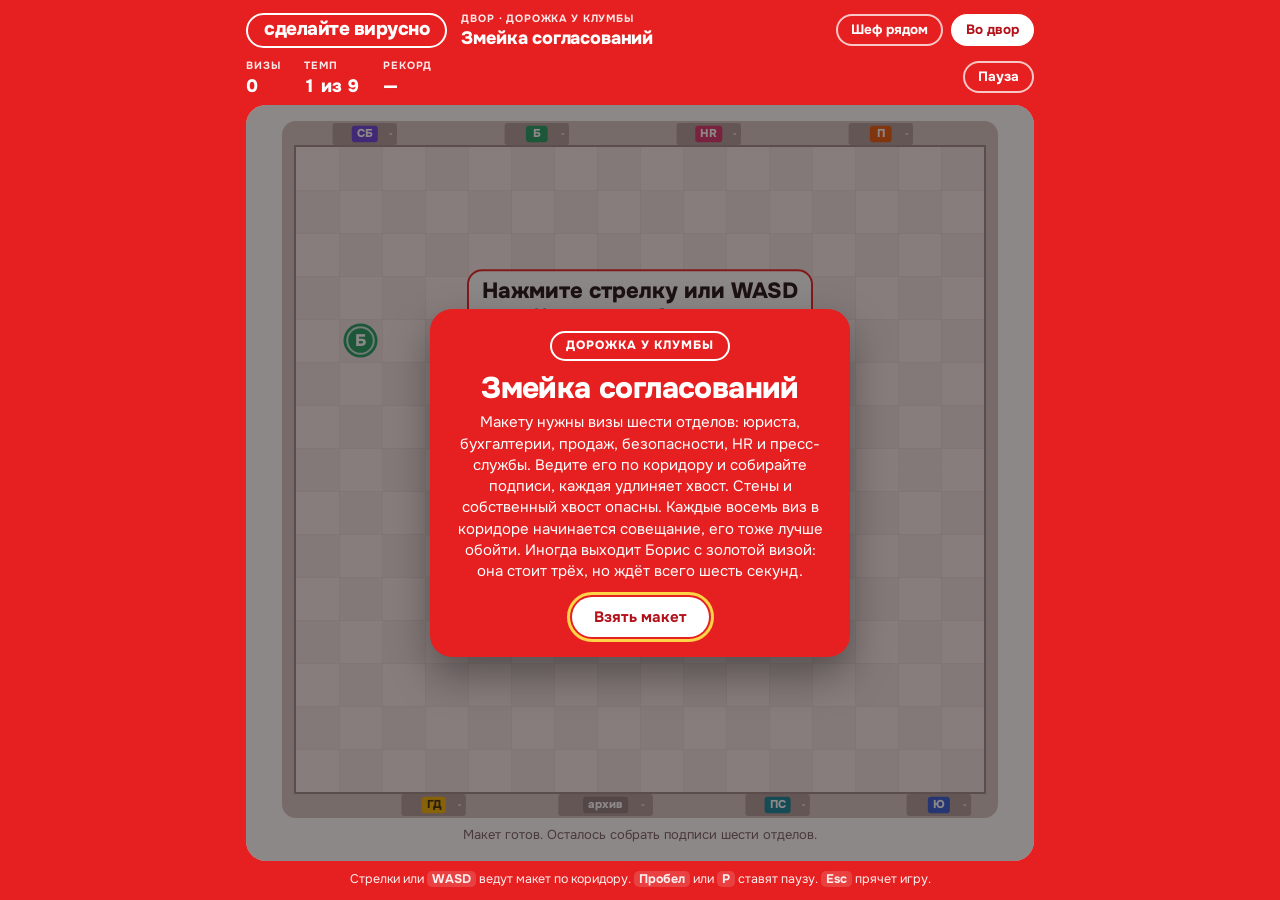
<file: soglasovanie/index.html>
<!doctype html>
<html lang="ru">
<head>
<meta charset="utf-8">
<meta name="viewport" content="width=device-width, initial-scale=1, viewport-fit=cover">
<title>Змейка согласований · Сделайте вирусно</title>
<meta name="description" content="Змейка про согласование макета: соберите визы всех отделов и не потеряйте документ в архиве.">
<meta name="theme-color" content="#E62020">
<link rel="icon" href="../kit/icon.svg">
<link rel="preconnect" href="https://fonts.googleapis.com">
<link rel="preconnect" href="https://fonts.gstatic.com" crossorigin>
<link rel="stylesheet" href="https://fonts.googleapis.com/css2?family=Onest:wght@400;500;700;800&display=swap">
<link rel="stylesheet" href="../kit/kit.css">
<style>
.sg{width:100%;height:100%;display:flex;flex-direction:column;align-items:center;justify-content:center;gap:8px}
#cv{flex:none}
#stage .kit-nums{grid-template-columns:repeat(auto-fit,minmax(74px,1fr))}
.cap{flex:none;margin:0;max-width:100%;font-size:13px;line-height:1.4;height:1.4em;color:var(--muted);text-align:center;white-space:nowrap;overflow:hidden;text-overflow:ellipsis}
.pad{display:none;flex:none;grid-template-columns:repeat(3,64px);grid-template-rows:repeat(2,48px);gap:6px}
.pad button{border:0;border-radius:14px;background:var(--cell);color:var(--panel-ink);display:grid;place-items:center;padding:0;cursor:pointer;touch-action:manipulation;-webkit-tap-highlight-color:transparent;user-select:none;-webkit-user-select:none}
.pad button:active,.pad button.on{background:var(--red);color:#fff}
.pad svg{width:26px;height:26px}
.pad .u{grid-column:2;grid-row:1}
.pad .l{grid-column:1;grid-row:2}
.pad .d{grid-column:2;grid-row:2}
.pad .r{grid-column:3;grid-row:2}
.pad .d svg{transform:rotate(180deg)}
.pad .l svg{transform:rotate(-90deg)}
.pad .r svg{transform:rotate(90deg)}
.h-touch{display:none}
@media (pointer:coarse),(max-width:560px){
  .pad{display:grid}
  .h-touch{display:inline}
  .h-desk{display:none}
  .cap{white-space:normal;height:2.8em;display:-webkit-box;-webkit-line-clamp:2;-webkit-box-orient:vertical;padding:0 4px}
}
</style>
</head>
<body>
<div class="kit-wrap fill">
  <header class="kit-top" id="kitTop"></header>
  <div class="kit-stats" id="kitStats"></div>
  <main class="kit-stage" id="stage">
    <div class="sg">
      <canvas id="cv" aria-label="Коридор согласований: макет ползёт по кабинетам и собирает визы"></canvas>
      <p class="cap" id="cap" aria-live="polite"></p>
      <div class="pad" id="pad">
        <button type="button" class="u" data-d="u" tabindex="-1" aria-label="Вверх"><svg viewBox="0 0 24 24" aria-hidden="true"><path d="M12 4.5l7.5 8.5h-4.8v6.5H9.3V13H4.5z" fill="currentColor"/></svg></button>
        <button type="button" class="l" data-d="l" tabindex="-1" aria-label="Влево"><svg viewBox="0 0 24 24" aria-hidden="true"><path d="M12 4.5l7.5 8.5h-4.8v6.5H9.3V13H4.5z" fill="currentColor"/></svg></button>
        <button type="button" class="d" data-d="d" tabindex="-1" aria-label="Вниз"><svg viewBox="0 0 24 24" aria-hidden="true"><path d="M12 4.5l7.5 8.5h-4.8v6.5H9.3V13H4.5z" fill="currentColor"/></svg></button>
        <button type="button" class="r" data-d="r" tabindex="-1" aria-label="Вправо"><svg viewBox="0 0 24 24" aria-hidden="true"><path d="M12 4.5l7.5 8.5h-4.8v6.5H9.3V13H4.5z" fill="currentColor"/></svg></button>
      </div>
    </div>
  </main>
  <p class="kit-hint"><span class="h-desk">Стрелки или <kbd>WASD</kbd> ведут макет по коридору. <kbd>Пробел</kbd> или <kbd>P</kbd> ставят паузу. <kbd>Esc</kbd> прячет игру.</span><span class="h-touch">Ведите макет свайпами по полю или стрелками под ним. Стены и свой хвост опасны.</span></p>
</div>
<script src="../kit/kit.js"></script>
<script>
(function () {
  'use strict';
  var K = window.Kit;
  var KEY = 'soglasovanie';
  var DEP = [
    { n: 'Юрист', l: 'Ю', c: '#2F5BD3', q: ['Юрист подписал и попросил сноску мелким шрифтом на полстраницы.', 'Юрист вычеркнул слово «лучший». Остальное можно.', 'Юрист: «Допишите, что результат не гарантирован». Подписал.'] },
    { n: 'Бухгалтерия', l: 'Б', c: '#1E9E62', q: ['Бухгалтерия подписала и спросила, где закрывающие документы.', 'Бухгалтерия: «Это из какого бюджета?» Подписала на всякий случай.', 'Бухгалтерия подписала, потому что сегодня пятница.'] },
    { n: 'Продажи', l: 'П', c: '#E8590C', q: ['Продажи: «А телефон можно покрупнее?»', 'Продажи подписали и попросили дописать слово «скидка».', 'Продажи: «Клиенты такое любят. Наверное».'] },
    { n: 'Безопасность', l: 'СБ', c: '#6741D9', q: ['Безопасность проверила, нет ли в макете паролей. Нет.', 'СБ спросила, кто такой этот шрифт Onest, и подписала.', 'СБ: «QR-код ведёт куда надо? Ладно, верим».'] },
    { n: 'HR', l: 'HR', c: '#D6336C', q: ['HR: «Допишите, что мы дружная команда».', 'HR подписал и позвал всех на тимбилдинг в субботу.', 'HR попросил добавить на макет фото с корпоратива.'] },
    { n: 'Пресс-служба', l: 'ПС', c: '#0C8599', q: ['Пресс-служба поменяла одну запятую и подписала.', 'Пресс-служба: «А с Борисом это согласовано?»', 'Пресс-служба придумала цитату Бориса. Борис её одобрил.'] }
  ];
  var GD = 6, GOLD = { l: 'ГД', c: '#F5B400', ink: '#3B2A00' };
  var DX = { u: 0, d: 0, l: -1, r: 1 }, DY = { u: -1, d: 1, l: 0, r: 0 }, OPP = { u: 'd', d: 'u', l: 'r', r: 'l' };
  var KEYS = { ArrowUp: 'u', ArrowDown: 'd', ArrowLeft: 'l', ArrowRight: 'r', KeyW: 'u', KeyS: 'd', KeyA: 'l', KeyD: 'r',
    w: 'u', s: 'd', a: 'l', d: 'r', 'ц': 'u', 'ы': 'd', 'ф': 'l', 'в': 'r' };
  var READY = ['Макет готов. Осталось собрать подписи шести отделов.', 'Свежий макет на столе. Пора по кабинетам.', 'Борис ждёт согласованный макет к обеду.'];
  var GOLD_IN = ['Борис вышел в коридор! Золотая виза ждёт 6 секунд', 'Борис идёт с совещания. Ловите его визу'];
  var GOLD_EAT = ['Борис подписал не глядя: плюс три визы', 'Борис: «Подписываю. Только сделайте вирусно». Плюс три визы'];
  var GOLD_OUT = ['Борис ушёл обедать. Золотая виза ушла вместе с ним.', 'Борис уехал на стратсессию. Визу подпишет в следующем квартале.'];
  var MEET = ['В коридоре началось совещание. Обходите стороной', 'Совещание «на пять минут» перекрыло проход', 'Отдел собрал планёрку прямо в коридоре'];
  var FASTER = ['Борис спросил, где макет. Темп растёт', 'Клиент звонит каждые пять минут. Темп растёт', 'Дедлайн перенесли на вчера. Темп растёт', 'Запуск завтра утром. Темп растёт'];
  var REASON = {
    wall: { t: 'Документ потерялся в архиве', x: 'Макет свернул в стену и уехал в архив. Найдут при следующей инвентаризации.' },
    tail: { t: 'Документ ушёл на повторное согласование', x: 'Макет наступил на собственную визу. Подписи придётся собирать заново.' },
    meet: { t: 'Документ застрял на совещании', x: 'Макет заглянул на совещание «на пять минут». Оно идёт третий час.' },
    full: { t: 'Согласовано всеми', x: 'В коридоре не осталось места даже для одной визы. Такого здесь ещё не видели.' }
  };
  var PAL_LOW = ['Борис: «Я даже не успел сказать „сделайте вирусно“».', 'Борис: «Быстро вы. Жаль, что не туда».'];
  var PAL_MID = ['Борис: «А почему так долго? Сделайте вирусно, и всё».', 'Борис: «Давайте к понедельнику. И чтобы вирусно».', 'Борис: «Я бы подписал сразу, но меня никто не спросил».'];
  var PAL_HIGH = ['Борис: «Столько виз? Вот это я понимаю, процесс».', 'Борис: «Хорошо. Теперь сделайте вирусно».'];

  var S = null, acc = 0, hold = false, fast = false, overTimer = 0, pauseBtn = null;
  function clamp(v, a, b) { return Math.max(a, Math.min(b, v)); }
  function rint(a, b) { return a + Math.floor(Math.random() * (b - a + 1)); }
  function stepMs(v) { return Math.max(105, 215 - 14 * Math.floor(v / 5)); }
  function tempo(v) { return Math.min(9, Math.floor(v / 5) + 1); }
  function fmtTime(ms) { var s = Math.round(ms / 1000); return Math.floor(s / 60) + ':' + ('0' + (s % 60)).slice(-2); }
  function padOn() { return getComputedStyle(padEl).display !== 'none'; }

  // поле и партия
  function makeDoors(cols) {
    var list = K.shuffle([0, 1, 2, 3, 4, 5, GD, -2]), doors = [], n = Math.max(2, Math.floor(cols / 4)), sp = cols / n, i = 0;
    ['t', 'b'].forEach(function (side, si) {
      for (var j = 0; j < n; j++) {
        var k = list[i++ % list.length], w = k === -2 ? 2.2 : 1.5;
        doors.push({ side: side, k: k, w: w, x: clamp((j + 0.5) * sp + (si ? sp * 0.3 : -sp * 0.1), w / 2 + 0.3, cols - w / 2 - 0.3) });
      }
    });
    return doors;
  }
  function reset() {
    clearTimeout(overTimer); K.closeCard();
    var a = avail(), ratio = a.w / a.h, cols, rows;
    if (ratio >= 1.2) { cols = 20; rows = clamp(Math.round(cols / ratio), 11, 14); }
    else if (ratio <= 0.85) { cols = 13; rows = clamp(Math.round(cols / ratio), 14, 19); }
    else { cols = 16; rows = clamp(Math.round(cols / ratio), 13, 18); }
    var wide = cols > rows;
    S = { cols: cols, rows: rows, body: [{ x: Math.floor(cols / 2) - (wide ? 3 : 0), y: Math.floor(rows / 2) + (wide ? 0 : 2) }], prev: null, kinds: [-1],
      pending: [], dir: null, queue: [], food: null, gold: null, eat: null, meets: [], meetN: 0, viz: 0, steps: 0, clock: 0,
      lastGoldViz: 0, lastKind: -1, state: 'ready', why: '', deadAt: 0, rec: null, doors: makeDoors(cols) };
    acc = 0;
    spawnFood();
    layout(); hud();
    capEl.textContent = K.rand(READY);
  }
  function occupied() {
    var o = {};
    function mark(c) { o[c.x + ',' + c.y] = 1; }
    S.body.forEach(mark);
    S.meets.forEach(function (m) { m.cells.forEach(mark); });
    if (S.food) mark(S.food);
    if (S.gold) mark(S.gold);
    return o;
  }
  function freeCells() {
    var o = occupied(), out = [];
    for (var y = 0; y < S.rows; y++) for (var x = 0; x < S.cols; x++) if (!o[x + ',' + y]) out.push({ x: x, y: y });
    return out;
  }
  function spawnFood() {
    var f = freeCells(), h = S.body[0];
    if (!f.length) { S.food = null; return false; }
    var far = f.filter(function (c) { return Math.abs(c.x - h.x) + Math.abs(c.y - h.y) > 2; });
    var c = K.rand(far.length ? far : f), k;
    do { k = Math.floor(Math.random() * DEP.length); } while (k === S.lastKind);
    S.food = { x: c.x, y: c.y, k: k }; S.lastKind = k;
    return true;
  }
  function spawnGold(x, y) {
    var c;
    if (x != null) c = { x: x, y: y };
    else {
      var h = S.body[0], f = freeCells(), near = f.filter(function (q) { var d = Math.abs(q.x - h.x) + Math.abs(q.y - h.y); return d >= 3 && d <= 12; });
      if (!f.length) return false;
      c = K.rand(near.length ? near : f);
    }
    S.gold = { x: c.x, y: c.y, left: 6000 };
    K.toast(K.rand(GOLD_IN), 2600);
    return true;
  }
  function meetAt(x, y) {
    for (var i = 0; i < S.meets.length; i++) for (var j = 0; j < S.meets[i].cells.length; j++) { var c = S.meets[i].cells[j]; if (c.x === x && c.y === y) return true; }
    return false;
  }
  // совещание: не на змейке, не рядом с другим совещанием и не на пути головы
  function spawnMeeting() {
    var o = occupied(), h = S.body[0], d = S.dir || 'r', near = {};
    S.meets.forEach(function (m) { m.cells.forEach(function (c) { for (var dy = -1; dy <= 1; dy++) for (var dx = -1; dx <= 1; dx++) near[(c.x + dx) + ',' + (c.y + dy)] = 1; }); });
    function ok(c) {
      if (o[c.x + ',' + c.y] || near[c.x + ',' + c.y]) return false;
      if (Math.max(Math.abs(c.x - h.x), Math.abs(c.y - h.y)) < 3) return false;
      var fx = c.x - h.x, fy = c.y - h.y, ahead = d === 'r' ? fx : d === 'l' ? -fx : d === 'd' ? fy : -fy, side = d === 'r' || d === 'l' ? Math.abs(fy) : Math.abs(fx);
      return !(ahead > 0 && ahead <= 7 && side <= 1);
    }
    for (var a = 0; a < 400; a++) {
      var len = Math.random() < 0.5 ? 2 : 3, vert = Math.random() < 0.5;
      var x = rint(1, S.cols - 2 - (vert ? 0 : len - 1)), y = rint(1, S.rows - 2 - (vert ? len - 1 : 0)), cells = [];
      for (var i = 0; i < len; i++) cells.push({ x: x + (vert ? 0 : i), y: y + (vert ? i : 0) });
      if (cells.every(ok)) { S.meets.push({ x: x, y: y, len: len, vert: vert, cells: cells }); return true; }
    }
    return false;
  }

  // ход
  function tick() {
    var d = S.queue.length ? S.queue.shift() : S.dir;
    if (!d) return;
    if (S.dir && S.body.length > 1 && d === OPP[S.dir]) d = S.dir;
    S.dir = d; S.eat = null;
    var h = S.body[0], nx = h.x + DX[d], ny = h.y + DY[d];
    if (nx < 0 || ny < 0 || nx >= S.cols || ny >= S.rows) return die('wall');
    if (meetAt(nx, ny)) return die('meet');
    var food = !!S.food && S.food.x === nx && S.food.y === ny, gold = !!S.gold && S.gold.x === nx && S.gold.y === ny;
    var n = S.pending.length || food || gold ? S.body.length : S.body.length - 1;
    for (var i = 0; i < n; i++) if (S.body[i].x === nx && S.body[i].y === ny) return die('tail');
    S.prev = S.body.map(function (c) { return { x: c.x, y: c.y }; });
    var tail = S.body[S.body.length - 1], before = S.viz;
    S.body.unshift({ x: nx, y: ny }); S.body.pop(); S.steps++;
    if (food) {
      var k = S.food.k;
      S.pending.push(k); S.viz++; S.eat = { x: nx, y: ny, k: k }; S.food = null;
      capEl.textContent = K.rand(DEP[k].q);
    }
    if (gold) {
      S.pending.push(GD, GD, GD); S.viz += 3; S.eat = { x: nx, y: ny, k: GD }; S.gold = null; S.lastGoldViz = S.viz;
      K.toast(K.rand(GOLD_EAT), 2600);
      capEl.textContent = 'Золотая виза Бориса открывает любые двери. Почти любые.';
    }
    if (S.pending.length) { S.body.push({ x: tail.x, y: tail.y }); S.prev.push({ x: tail.x, y: tail.y }); S.kinds.push(S.pending.shift()); }
    if (S.viz !== before) afterVisa(before, food);
  }
  function afterVisa(before, wasFood) {
    if (!S.food && !spawnFood() && !S.gold) { die('full'); return; }
    if (tempo(S.viz) > tempo(before)) K.toast(K.rand(FASTER));
    var added = 0, cap = Math.floor(S.cols * S.rows / 32);
    while (Math.floor(S.viz / 8) > S.meetN) { S.meetN++; if (S.meets.length < cap && spawnMeeting()) added++; }
    if (added) K.toast(K.rand(MEET), 2600);
    if (wasFood && !S.gold && S.viz >= 4 && S.viz - S.lastGoldViz >= 6 && Math.random() < 0.3) spawnGold();
    hud();
  }
  function goldGone() {
    S.gold = null;
    capEl.textContent = K.rand(GOLD_OUT);
    if (!S.food) spawnFood();
  }
  function die(why) {
    S.state = 'over'; S.why = why; S.deadAt = performance.now(); S.queue = [];
    S.rec = S.viz > 0 ? K.record(KEY, S.viz, 'виз: ' + S.viz) : { best: K.best(KEY), isNew: false };
    capEl.textContent = REASON[why].t + '.';
    hud();
    overTimer = setTimeout(showOver, fast ? 0 : 750);
  }
  function showOver() {
    var r = S.rec, v = S.viz, line;
    if (r.isNew && v >= 5) line = 'Борис: «Рекорд коридора. Повесим на доску почёта».';
    else line = K.rand(v < 5 ? PAL_LOW : v < 25 ? PAL_MID : PAL_HIGH);
    K.card({ stamp: r.isNew ? 'Новый рекорд' : 'Согласование сорвано', title: REASON[S.why].t, text: REASON[S.why].x + ' ' + line,
      nums: [['Визы', v], ['Рекорд', r.best == null ? '—' : r.best], ['В пути', fmtTime(S.clock)]],
      btns: [['Ещё раз', reset]] });
  }

  // ввод
  function input(d) {
    if (!S || K.cardOpen() || K.bossOn() || S.state === 'over') return;
    if (S.state === 'ready') {
      S.queue = [d]; S.state = 'run'; acc = stepMs(0) * 0.5;
      capEl.textContent = 'Поехали. Первая виза ждёт где-то в коридоре.';
      hud(); return;
    }
    if (S.state === 'pause') setPause(false);
    var last = S.queue.length ? S.queue[S.queue.length - 1] : S.dir;
    if (d === last) return;
    if (last && d === OPP[last] && S.body.length > 1) return;
    if (S.queue.length < 3) S.queue.push(d);
  }
  function setPause(on) {
    if (on && S.state === 'run') S.state = 'pause';
    else if (!on && S.state === 'pause') { S.state = 'run'; capEl.textContent = 'Продолжаем согласование.'; }
    hud();
  }
  function togglePause() {
    if (!S || K.cardOpen()) return;
    if (S.state === 'run') { setPause(true); capEl.textContent = 'Пауза. Макет ждёт у кулера.'; }
    else if (S.state === 'pause') setPause(false);
    else if (S.state === 'ready') K.toast(padOn() ? 'Сначала проведите по полю или нажмите стрелку' : 'Сначала выберите направление стрелкой');
  }
  document.addEventListener('keydown', function (e) {
    if (e.ctrlKey || e.metaKey || e.altKey || K.cardOpen() || K.bossOn()) return;
    var d = KEYS[e.code] || KEYS[(e.key || '').toLowerCase()];
    if (d) { e.preventDefault(); input(d); return; }
    if (e.code === 'Space' || e.code === 'KeyP' || e.key === ' ' || e.key === 'p' || e.key === 'P' || e.key === 'з' || e.key === 'З') {
      e.preventDefault(); if (!e.repeat) togglePause();
    }
  });

  // отрисовка
  var cv = document.getElementById('cv'), ctx = cv.getContext('2d'), stage = document.getElementById('stage');
  var capEl = document.getElementById('cap'), padEl = document.getElementById('pad');
  var bg = document.createElement('canvas'), bctx = bg.getContext('2d');
  var dpr = 1, cs = 30, ws = 10, wt = 18, W = 0, H = 0, tok = {};
  function readTok() {
    tok = { cell: K.tok('cell') || '#F3EAE7', line: K.tok('line') || '#EADAD6', ink: K.tok('panel-ink') || '#1C1313', muted: K.tok('muted') || '#76615E',
      red: K.tok('red') || '#E62020', panel: K.tok('panel') || '#FFFFFF' };
    renderBg();
  }
  function avail() {
    var st = getComputedStyle(stage);
    var w = stage.clientWidth - parseFloat(st.paddingLeft) - parseFloat(st.paddingRight);
    var h = stage.clientHeight - parseFloat(st.paddingTop) - parseFloat(st.paddingBottom) - capEl.offsetHeight - 8;
    if (padOn()) h -= padEl.offsetHeight + 8;
    return { w: Math.max(160, w), h: Math.max(160, h) };
  }
  function layout() {
    if (!S) return;
    var a = avail(), c0 = Math.min(a.w / (S.cols + 0.8), a.h / (S.rows + 1.3));
    ws = clamp(Math.round(c0 * 0.36), 7, 14); wt = clamp(Math.round(c0 * 0.66), 17, 26);
    cs = clamp(Math.floor(Math.min((a.w - 2 * ws) / S.cols, (a.h - 2 * wt) / S.rows)), 12, 46);
    W = S.cols * cs + 2 * ws; H = S.rows * cs + 2 * wt; dpr = Math.min(window.devicePixelRatio || 1, 2);
    cv.width = Math.round(W * dpr); cv.height = Math.round(H * dpr); cv.style.width = W + 'px'; cv.style.height = H + 'px';
    renderBg();
  }
  function rr(c, x, y, w, h, r) { c.beginPath(); if (c.roundRect) c.roundRect(x, y, w, h, r); else c.rect(x, y, w, h); }
  function font(c, w, px) { c.font = w + ' ' + Math.round(px * 10) / 10 + 'px ' + K.FONT; }
  function renderBg() {
    if (!S || !W) return;
    bg.width = cv.width; bg.height = cv.height;
    var c = bctx, fw = S.cols * cs, fh = S.rows * cs, x, y;
    c.setTransform(dpr, 0, 0, dpr, 0, 0); c.clearRect(0, 0, W, H);
    // стены коридора
    c.fillStyle = tok.line; rr(c, 0, 0, W, H, Math.min(14, wt)); c.fill();
    c.globalAlpha = 0.1; c.fillStyle = tok.ink; c.fill(); c.globalAlpha = 1;
    // плитка пола
    c.fillStyle = tok.cell; c.fillRect(ws, wt, fw, fh);
    c.fillStyle = tok.ink; c.globalAlpha = 0.035;
    for (y = 0; y < S.rows; y++) for (x = 0; x < S.cols; x++) if ((x + y) % 2) c.fillRect(ws + x * cs, wt + y * cs, cs, cs);
    c.globalAlpha = 1;
    c.strokeStyle = tok.line; c.lineWidth = 1; c.beginPath();
    for (x = 1; x < S.cols; x++) { c.moveTo(ws + x * cs + 0.5, wt); c.lineTo(ws + x * cs + 0.5, wt + fh); }
    for (y = 1; y < S.rows; y++) { c.moveTo(ws, wt + y * cs + 0.5); c.lineTo(ws + fw, wt + y * cs + 0.5); }
    c.stroke();
    // плинтус
    c.strokeStyle = tok.muted; c.globalAlpha = 0.6; c.lineWidth = 2; c.strokeRect(ws - 1, wt - 1, fw + 2, fh + 2); c.globalAlpha = 1;
    // двери кабинетов
    S.doors.forEach(function (d) {
      var dw = d.w * cs, x0 = ws + d.x * cs - dw / 2, h = wt - 4, y0 = d.side === 't' ? 2 : wt + fh + 2;
      c.fillStyle = tok.muted; c.globalAlpha = 0.42; rr(c, x0, y0, dw, h, 3); c.fill(); c.globalAlpha = 1;
      c.fillStyle = tok.panel; c.globalAlpha = 0.5; c.fillRect(x0 + dw - Math.max(5, dw * 0.12), y0 + h / 2 - 1, 3, 2); c.globalAlpha = 1;
      var lbl = d.k === -2 ? 'архив' : d.k === GD ? GOLD.l : DEP[d.k].l, col = d.k === -2 ? '#8C7F7C' : d.k === GD ? GOLD.c : DEP[d.k].c;
      var ph = Math.max(11, h * 0.76), fs = ph * 0.68;
      font(c, '800', fs);
      var pw = Math.min(dw - 6, Math.max(ph * 1.3, c.measureText(lbl).width + ph * 0.6));
      c.fillStyle = col; rr(c, x0 + (dw - pw) / 2, y0 + (h - ph) / 2, pw, ph, 3); c.fill();
      c.fillStyle = d.k === GD ? GOLD.ink : '#fff'; c.textAlign = 'center'; c.textBaseline = 'middle';
      c.fillText(lbl, x0 + dw / 2, y0 + h / 2 + 0.5, pw - 2);
    });
  }
  function cx(x) { return ws + (x + 0.5) * cs; }
  function cy(y) { return wt + (y + 0.5) * cs; }
  function circle(x, y, r) { ctx.beginPath(); ctx.arc(x, y, r, 0, Math.PI * 2); }
  function letter(t, x, y, size, color) {
    ctx.fillStyle = color; font(ctx, '800', size); ctx.textAlign = 'center'; ctx.textBaseline = 'middle'; ctx.fillText(t, x, y + size * 0.05);
  }
  function stampFor(k) { return k === GD ? GOLD : DEP[k]; }
  function drawStamp(x, y, k, sc) {
    var d = stampFor(k), r = cs * 0.42 * sc;
    if (r < 1) return;
    ctx.fillStyle = d.c; circle(x, y, r); ctx.fill();
    ctx.strokeStyle = k === GD ? 'rgba(59,42,0,.45)' : 'rgba(255,255,255,.75)'; ctx.lineWidth = Math.max(1, cs * 0.045); circle(x, y, r * 0.78); ctx.stroke();
    letter(d.l, x, y, r * (d.l.length > 1 ? 0.78 : 0.98), k === GD ? GOLD.ink : '#fff');
  }
  function drawSeg(p, k) {
    var d = stampFor(k), s = cs * 0.76, x0 = p.x - s / 2, y0 = p.y - s / 2;
    ctx.fillStyle = d.c; rr(ctx, x0, y0, s, s, s * 0.24); ctx.fill();
    ctx.fillStyle = 'rgba(255,255,255,.18)'; rr(ctx, x0, y0, s, s * 0.45, s * 0.24); ctx.fill();
    letter(d.l, p.x, p.y, s * (d.l.length > 1 ? 0.4 : 0.5), k === GD ? GOLD.ink : '#fff');
  }
  function drawHead(p, now) {
    var s = cs * 0.9, x0 = p.x - s / 2, y0 = p.y - s / 2, f = s * 0.3, dead = S.state === 'over' && S.why !== 'full';
    if (dead && !K.reduced && now - S.deadAt < 450) x0 += Math.sin((now - S.deadAt) / 22) * cs * 0.08;
    ctx.lineJoin = 'round'; ctx.lineWidth = Math.max(1.5, cs * 0.07); ctx.strokeStyle = tok.red;
    ctx.beginPath(); ctx.moveTo(x0, y0); ctx.lineTo(x0 + s - f, y0); ctx.lineTo(x0 + s, y0 + f); ctx.lineTo(x0 + s, y0 + s); ctx.lineTo(x0, y0 + s); ctx.closePath();
    ctx.fillStyle = '#FFFFFF'; ctx.fill(); ctx.stroke();
    ctx.beginPath(); ctx.moveTo(x0 + s - f, y0); ctx.lineTo(x0 + s - f, y0 + f); ctx.lineTo(x0 + s, y0 + f); ctx.closePath();
    ctx.fillStyle = '#F3D6D1'; ctx.fill(); ctx.stroke();
    ctx.fillStyle = '#DCC9C5';
    ctx.fillRect(x0 + s * 0.14, y0 + s * 0.7, s * 0.72, Math.max(1, s * 0.06));
    ctx.fillRect(x0 + s * 0.14, y0 + s * 0.82, s * 0.46, Math.max(1, s * 0.06));
    ctx.fillStyle = '#E62020'; font(ctx, '800', s * 0.27); ctx.textAlign = 'center'; ctx.textBaseline = 'middle';
    ctx.fillText('макет', x0 + s * 0.5, y0 + s * 0.5, s * 0.8);
    if (dead) {
      ctx.strokeStyle = '#E62020'; ctx.lineWidth = Math.max(2, cs * 0.1); ctx.lineCap = 'round';
      var m = s * 0.18; ctx.beginPath(); ctx.moveTo(x0 + m, y0 + m); ctx.lineTo(x0 + s - m, y0 + s - m); ctx.moveTo(x0 + s - m, y0 + m); ctx.lineTo(x0 + m, y0 + s - m); ctx.stroke();
    }
  }
  function drawMeet(m) {
    var x0 = ws + m.x * cs, y0 = wt + m.y * cs, w = (m.vert ? 1 : m.len) * cs, h = (m.vert ? m.len : 1) * cs, ins = cs * 0.14, i;
    ctx.fillStyle = '#5B3A26';
    for (i = 0; i < m.len; i++) {
      var px = m.vert ? x0 + cs / 2 : x0 + (i + 0.5) * cs, py = m.vert ? y0 + (i + 0.5) * cs : y0 + cs / 2, r = cs * 0.12, o = cs * 0.37;
      if (m.vert) { circle(px - o, py, r); ctx.fill(); circle(px + o, py, r); ctx.fill(); }
      else { circle(px, py - o, r); ctx.fill(); circle(px, py + o, r); ctx.fill(); }
    }
    ctx.fillStyle = '#8B5E3C'; rr(ctx, x0 + ins, y0 + ins, w - 2 * ins, h - 2 * ins, cs * 0.18); ctx.fill();
    ctx.fillStyle = 'rgba(255,255,255,.13)'; rr(ctx, x0 + ins, y0 + ins, m.vert ? (w - 2 * ins) * 0.45 : w - 2 * ins, m.vert ? h - 2 * ins : (h - 2 * ins) * 0.45, cs * 0.18); ctx.fill();
    var len = (m.vert ? h : w) - 2 * ins - 8, fs = Math.min(cs * 0.3, 13);
    font(ctx, '700', fs); var tw = ctx.measureText('совещание').width;
    if (tw > len) fs = fs * len / tw;
    ctx.save(); ctx.translate(x0 + w / 2, y0 + h / 2); if (m.vert) ctx.rotate(-Math.PI / 2);
    if (fs >= 7) { font(ctx, '700', fs); ctx.fillStyle = '#FFF4EA'; ctx.textAlign = 'center'; ctx.textBaseline = 'middle'; ctx.fillText('совещание', 0, 0.5); }
    else {
      var r2 = cs * 0.2; ctx.strokeStyle = '#FFF4EA'; ctx.lineWidth = Math.max(1.2, cs * 0.06); ctx.lineCap = 'round';
      circle(0, 0, r2); ctx.stroke(); ctx.beginPath(); ctx.moveTo(0, 0); ctx.lineTo(0, -r2 * 0.6); ctx.moveTo(0, 0); ctx.lineTo(r2 * 0.5, 0); ctx.stroke();
    }
    ctx.restore();
  }
  function banner(title, sub, y) {
    var f1 = clamp(cs * 0.58, 15, 22), f2 = clamp(cs * 0.4, 12, 15), maxW = S.cols * cs - 16;
    font(ctx, '800', f1); var w1 = ctx.measureText(title).width;
    font(ctx, '500', f2); var w2 = ctx.measureText(sub).width;
    var k = Math.min(1, (maxW - 28) / Math.max(w1, w2)); f1 *= k; f2 *= k;
    var bw = Math.max(w1, w2) * k + 28, bh = f1 + f2 + 26, x0 = ws + S.cols * cs / 2 - bw / 2, y0 = y - bh / 2;
    ctx.fillStyle = tok.panel; ctx.globalAlpha = 0.95; rr(ctx, x0, y0, bw, bh, 14); ctx.fill(); ctx.globalAlpha = 1;
    ctx.strokeStyle = tok.red; ctx.lineWidth = 2; ctx.stroke();
    ctx.textAlign = 'center'; ctx.textBaseline = 'middle';
    font(ctx, '800', f1); ctx.fillStyle = tok.ink; ctx.fillText(title, x0 + bw / 2, y0 + 11 + f1 / 2);
    font(ctx, '500', f2); ctx.fillStyle = tok.muted; ctx.fillText(sub, x0 + bw / 2, y0 + bh - 11 - f2 / 2);
  }
  function draw(now) {
    ctx.setTransform(dpr, 0, 0, dpr, 0, 0); ctx.clearRect(0, 0, W, H);
    if (bg.width) ctx.drawImage(bg, 0, 0, W, H);
    var live = S.state === 'run' || S.state === 'pause';
    var p = live && S.prev && !hold && !K.reduced ? clamp(acc / stepMs(S.viz), 0, 1) : 1;
    S.meets.forEach(drawMeet);
    if (S.food) drawStamp(cx(S.food.x), cy(S.food.y), S.food.k, K.reduced ? 1 : 1 + 0.06 * Math.sin(now / 230));
    if (S.eat && p < 1) drawStamp(cx(S.eat.x), cy(S.eat.y), S.eat.k, 1 - p);
    if (S.gold) {
      var gx = cx(S.gold.x), gy = cy(S.gold.y), left = clamp(S.gold.left / 6000, 0, 1), rot = K.reduced ? 0 : now / 900;
      ctx.save(); ctx.translate(gx, gy); ctx.rotate(rot); ctx.strokeStyle = GOLD.c; ctx.lineWidth = Math.max(1.5, cs * 0.06); ctx.lineCap = 'round'; ctx.beginPath();
      for (var i = 0; i < 8; i++) { var an = i * Math.PI / 4; ctx.moveTo(Math.cos(an) * cs * 0.5, Math.sin(an) * cs * 0.5); ctx.lineTo(Math.cos(an) * cs * 0.62, Math.sin(an) * cs * 0.62); }
      ctx.stroke(); ctx.restore();
      ctx.globalAlpha = !K.reduced && S.gold.left < 1500 && Math.floor(now / 170) % 2 ? 0.45 : 1;
      drawStamp(gx, gy, GD, 1.05);
      ctx.globalAlpha = 1;
      ctx.strokeStyle = tok.red; ctx.lineWidth = Math.max(2, cs * 0.07); ctx.lineCap = 'round';
      ctx.beginPath(); ctx.arc(gx, gy, cs * 0.5, -Math.PI / 2, -Math.PI / 2 + Math.PI * 2 * left); ctx.stroke();
    }
    var n = S.body.length, pts = [];
    for (var j = 0; j < n; j++) {
      var a = S.prev && S.prev[j] ? S.prev[j] : S.body[j], b = S.body[j];
      pts.push({ x: cx(a.x + (b.x - a.x) * p), y: cy(a.y + (b.y - a.y) * p) });
    }
    if (n > 1) {
      ctx.strokeStyle = tok.red; ctx.globalAlpha = 0.5; ctx.lineWidth = Math.max(2, cs * 0.18); ctx.lineJoin = 'round'; ctx.lineCap = 'round';
      ctx.beginPath(); ctx.moveTo(pts[0].x, pts[0].y); for (j = 1; j < n; j++) ctx.lineTo(pts[j].x, pts[j].y); ctx.stroke(); ctx.globalAlpha = 1;
    }
    for (j = n - 1; j >= 1; j--) drawSeg(pts[j], S.kinds[j]);
    drawHead(pts[0], now);
    var touch = padOn();
    if (S.state === 'ready') banner(touch ? 'Проведите по полю или нажмите стрелку' : 'Нажмите стрелку или WASD', 'Макет поедет собирать визы', wt + S.rows * cs * 0.24);
    if (S.state === 'pause') {
      ctx.fillStyle = tok.panel; ctx.globalAlpha = 0.45; ctx.fillRect(ws, wt, S.cols * cs, S.rows * cs); ctx.globalAlpha = 1;
      banner('Пауза', touch ? 'Коснитесь поля или стрелки, чтобы продолжить' : 'Пробел или P, чтобы продолжить', H / 2);
    }
  }
  var last = 0;
  function frame(now) {
    var dt = last ? Math.min(100, now - last) : 16; last = now;
    if (S.state === 'run' && !hold) {
      S.clock += dt;
      if (S.gold) { S.gold.left -= dt; if (S.gold.left <= 0) goldGone(); }
      acc += dt;
      for (var g = 0; g < 4 && S.state === 'run' && acc >= stepMs(S.viz); g++) { acc -= stepMs(S.viz); tick(); }
    }
    draw(now);
    requestAnimationFrame(frame);
  }
  function hud() {
    K.stat('viz', S.viz); K.stat('speed', tempo(S.viz) + ' из 9');
    var b = K.best(KEY); K.stat('best', b == null ? '—' : b);
    if (pauseBtn) pauseBtn.textContent = S.state === 'pause' ? 'Дальше' : 'Пауза';
  }

  // свайпы по полю и стрелки под ним
  var sw = null;
  cv.addEventListener('pointerdown', function (e) {
    if (K.cardOpen()) return;
    sw = { x: e.clientX, y: e.clientY, used: false };
    try { cv.setPointerCapture(e.pointerId); } catch (er) {}
  });
  cv.addEventListener('pointermove', function (e) {
    if (!sw) return;
    var dx = e.clientX - sw.x, dy = e.clientY - sw.y;
    if (Math.max(Math.abs(dx), Math.abs(dy)) < Math.max(16, cs * 0.55)) return;
    input(Math.abs(dx) > Math.abs(dy) ? (dx > 0 ? 'r' : 'l') : (dy > 0 ? 'd' : 'u'));
    sw.x = e.clientX; sw.y = e.clientY; sw.used = true;
  });
  cv.addEventListener('pointerup', function () { if (sw && !sw.used && S.state === 'pause') setPause(false); sw = null; });
  cv.addEventListener('pointercancel', function () { sw = null; });
  Array.prototype.forEach.call(padEl.querySelectorAll('button'), function (b) {
    var d = b.getAttribute('data-d');
    b.addEventListener('pointerdown', function (e) { e.preventDefault(); input(d); });
    b.addEventListener('click', function (e) { if (e.detail === 0) input(d); });
  });

  K.mount({ room: 'Двор · Дорожка у клумбы', game: 'Змейка согласований', stats: [['viz', 'Визы', 0], ['speed', 'Темп', '1 из 9'], ['best', 'Рекорд']] });
  pauseBtn = K.action('Пауза', function () { togglePause(); pauseBtn.blur(); });
  K.onPause = function (why) {
    sw = null;
    if (S && S.state === 'run') { setPause(true); capEl.textContent = why === 'boss' ? 'Шеф ушёл? Макет ждёт вас у кулера.' : 'Макет ждёт у кулера, пока вы отвлеклись.'; }
  };
  K.onTheme(readTok); readTok();
  reset();
  if (window.ResizeObserver) new ResizeObserver(layout).observe(stage); else window.addEventListener('resize', layout);
  if (document.fonts && document.fonts.ready) document.fonts.ready.then(renderBg);
  requestAnimationFrame(frame);
  if (!K.get('seen:' + KEY, false)) {
    K.card({ stamp: 'Дорожка у клумбы', title: 'Змейка согласований',
      text: 'Макету нужны визы шести отделов: юриста, бухгалтерии, продаж, безопасности, HR и пресс-службы. Ведите его по коридору и собирайте подписи, каждая удлиняет хвост. Стены и собственный хвост опасны. Каждые восемь виз в коридоре начинается совещание, его тоже лучше обойти. Иногда выходит Борис с золотой визой: она стоит трёх, но ждёт всего шесть секунд.',
      btns: [['Взять макет', function () { K.set('seen:' + KEY, true); }]] });
  }
  window.__g = {
    get S() { return S; }, reset: reset, input: input, togglePause: togglePause,
    step: function (n) { for (var i = 0; i < (n || 1) && S.state === 'run'; i++) tick(); },
    hold: function (v) { hold = !!v; }, setFast: function (v) { fast = !!v; },
    putFood: function (x, y, k) { S.food = { x: x, y: y, k: k == null ? 0 : k }; },
    gold: spawnGold, meeting: spawnMeeting, stepMs: stepMs, hud: function () { hud(); },
    geo: function () { return { cs: cs, ws: ws, wt: wt, W: W, H: H, cols: S.cols, rows: S.rows }; }
  };
})();
</script>
</body>
</html>
</file>
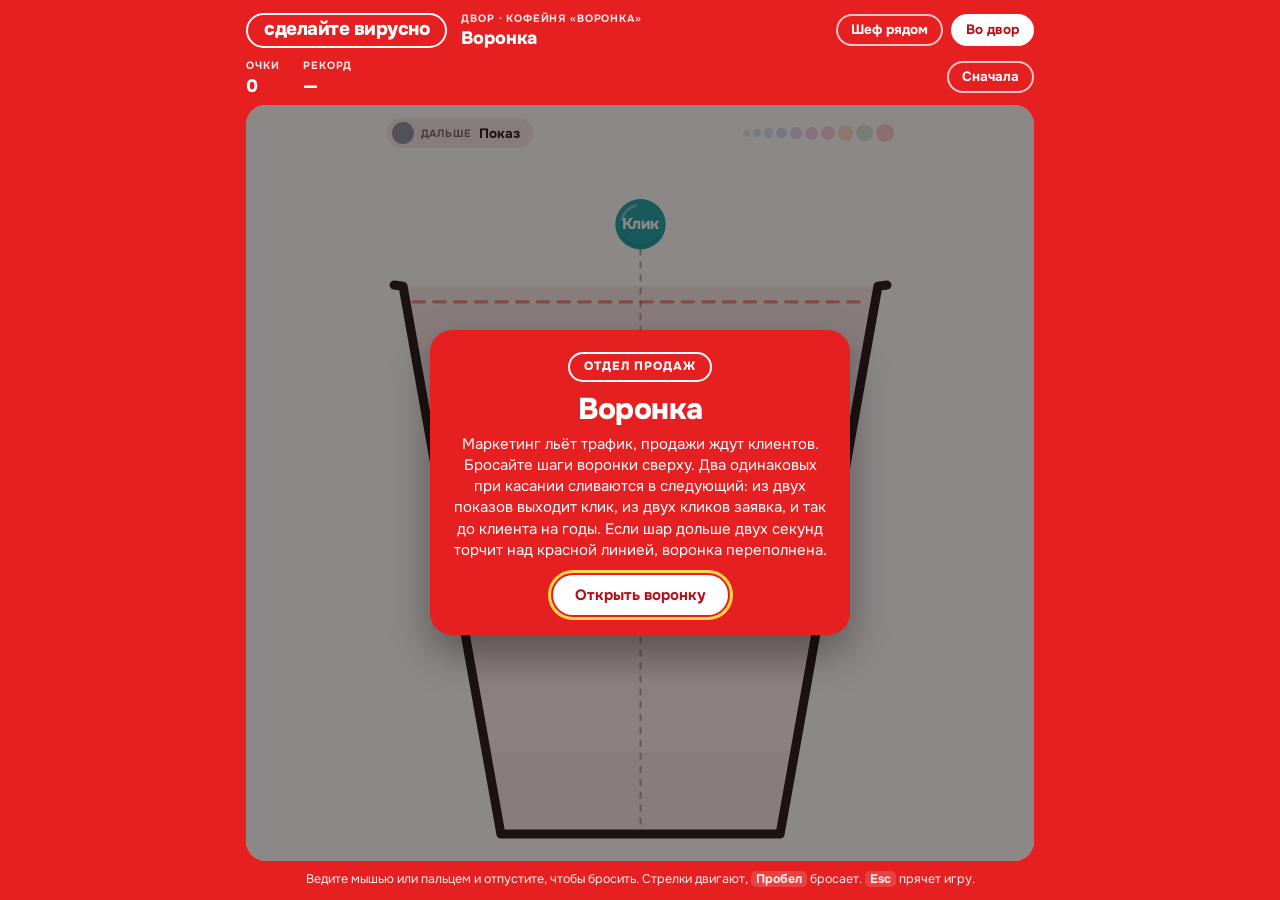
<file: voronka/index.html>
<!doctype html>
<html lang="ru">
<head>
<meta charset="utf-8">
<meta name="viewport" content="width=device-width, initial-scale=1, viewport-fit=cover">
<title>Воронка · Сделайте вирусно</title>
<meta name="description" content="Бросайте показы в воронку продаж: два одинаковых шага сливаются в следующий, и так до клиента на годы.">
<meta name="theme-color" content="#E62020">
<link rel="icon" href="../kit/icon.svg">
<link rel="preconnect" href="https://fonts.googleapis.com">
<link rel="preconnect" href="https://fonts.gstatic.com" crossorigin>
<link rel="stylesheet" href="https://fonts.googleapis.com/css2?family=Onest:wght@400;500;700;800&display=swap">
<link rel="stylesheet" href="../kit/kit.css">
<style>
.vr{width:100%;height:100%;display:flex;flex-direction:column;align-items:center;justify-content:center;gap:8px}
.vr-bar{display:flex;align-items:center;justify-content:space-between;gap:8px;min-height:32px;max-width:100%}
.vr-next{display:flex;align-items:center;gap:7px;background:var(--cell);color:var(--panel-ink);border-radius:99px;padding:4px 13px 4px 5px;font-size:13.5px;font-weight:800;white-space:nowrap;min-width:0}
.vr-next i{width:22px;height:22px;border-radius:50%;background:var(--c,#8A94A6);flex:none;transition:background .2s}
.vr-next span{font-size:10.5px;font-weight:700;letter-spacing:.08em;text-transform:uppercase;color:var(--muted)}
.vr-chain{display:flex;align-items:center;gap:3px;flex:none}
.vr-chain i{display:block;border-radius:50%;opacity:.22;transition:opacity .3s,transform .3s}
.vr-chain i.on{opacity:1}
.vr-chain i.top{transform:scale(1.25)}
#cv{flex:none;cursor:crosshair}
@media (max-width:560px){.vr-next{font-size:12.5px;padding-right:10px}.vr-next span{font-size:9.5px}}
</style>
</head>
<body>
<div class="kit-wrap fill">
  <header class="kit-top" id="kitTop"></header>
  <div class="kit-stats" id="kitStats"></div>
  <main class="kit-stage" id="stage">
    <div class="vr">
      <div class="vr-bar" id="bar">
        <div class="vr-next" aria-live="polite"><i id="nDot"></i><span>Дальше</span><b id="nName">Показ</b></div>
        <div class="vr-chain" id="chain" aria-label="Шаги воронки"></div>
      </div>
      <canvas id="cv" aria-label="Воронка продаж"></canvas>
    </div>
  </main>
  <p class="kit-hint">Ведите мышью или пальцем и отпустите, чтобы бросить. Стрелки двигают, <kbd>Пробел</kbd> бросает. <kbd>Esc</kbd> прячет игру.</p>
</div>
<script src="../kit/kit.js"></script>
<script>
(function () {
  'use strict';
  var K = window.Kit;
  var KEY = 'voronka';

  // шаги воронки: имя, цвет, варианты подписи (от полной к короткой)
  var ST = [
    { n: 'Показ', c: '#8A94A6', o: [['Показ']], icon: 'eye' },
    { n: 'Клик', c: '#14A3A8', o: [['Клик']] },
    { n: 'Заявка', c: '#2E7FE0', o: [['Заявка'], ['заяв']] },
    { n: 'Лид', c: '#4A4FD6', o: [['Лид']] },
    { n: 'Квал. лид', c: '#8248D8', o: [['Квал. лид'], ['Квал.', 'лид'], ['квал']] },
    { n: 'Встреча', c: '#B83CC2', o: [['Встреча'], ['встр']] },
    { n: 'КП', c: '#DE2F78', o: [['КП']] },
    { n: 'Сделка', c: '#F06A1A', o: [['Сделка']] },
    { n: 'Повторная продажа', c: '#1E9E62', o: [['Повторная', 'продажа'], ['Повтор']] },
    { n: 'Клиент на годы', c: '#E62020', o: [['Клиент', 'на годы'], ['Клиент']] }
  ];
  var R = [15, 19.5, 25, 31, 38, 45, 52, 60, 68, 77];
  var LAST = ST.length - 1, BONUS = 500;
  var FEED = [34, 27, 20, 12, 7]; // подаются только первые пять шагов, мелкие чаще

  var SAY = {
    4: ['Лид квалифицирован. У него даже есть бюджет', 'Квал. лид: берёт трубку и не просит прислать всё на почту'],
    5: ['Встреча назначена. Клиент обещал включить камеру', 'Встреча! Продажник уже погладил рубашку'],
    6: ['КП отправлено, клиент читает', 'КП ушло. Сорок слайдов, цена на последнем'],
    7: ['Сделка! Борис прослезился', 'Сделка закрыта. Отдел продаж уже забрал всю славу себе'],
    8: ['Повторная продажа. Клиент вернулся сам, никто не верит', 'Клиент купил ещё раз. Маркетинг тихо празднует в углу'],
    9: ['Клиент на годы! Борис повесил его фото в переговорке', 'Клиент на годы. Конкуренты нервно переделывают прайс']
  };
  var PAIR = ['Два клиента на годы ушли в отдел ключевых клиентов. Вам премия +500', 'Два клиента на годы! Борис дарит вам кружку с логотипом и +500 очков'];
  var LOSE = [
    'Лиды торчат из воронки и сыплются на пол. Отдел продаж посмотрел на них и сказал, что они нецелевые.',
    'Воронка забита до краёв. Продажи говорят, что лиды нецелевые. Маркетинг говорит, что продажи не перезванивают. Борис назначил стратсессию.',
    'Воронка переполнилась. Руководитель продаж открыл первую заявку, вздохнул и объявил все лиды нецелевыми.'
  ];

  // мир в своих единицах: воронка 360 шириной сверху и 210 внизу
  var WW = 392, M = 16, TW = 360, BW = 210, FH = 420, rimY = 100;
  var xLt = M, xRt = M + TW, xLb = M + (TW - BW) / 2, xRb = xLb + BW, botY = rimY + FH, WH = botY + 14;
  var lineY = rimY + 12, dropY = 52, WALL = 7;
  var G = 1500, DT = 1 / 60, SUB = 8, COOL = 0.4, GRACE = 1, LIMIT = 2, GROW = 0.25, VMAX = 1200, UPMAX = 420, AIR = 0.4, CDAMP = 1.2, KSPEED = 320;
  function slant(ax, ay, bx, by, left) {
    var dx = bx - ax, dy = by - ay, l = Math.sqrt(dx * dx + dy * dy);
    var nx = left ? dy / l : -dy / l, ny = left ? -dx / l : dx / l;
    return { nx: nx, ny: ny, c: nx * ax + ny * ay };
  }
  // воронка выпуклая, поэтому стенки задаются полуплоскостями: сквозь них не провалиться
  var PL = [
    { nx: 1, ny: 0, c: xLt }, { nx: -1, ny: 0, c: -xRt }, { nx: 0, ny: -1, c: -botY },
    slant(xLt, rimY, xLb, botY, true), slant(xRt, rimY, xRb, botY, false)
  ];
  function wallL(y) { return xLt + (y - rimY) * (xLb - xLt) / FH; }
  function wallR(y) { return xRt - (y - rimY) * (xRt - xRb) / FH; }

  var S = null, balls = [], fx = [], uid = 0, god = false, noMerge = false, paused = false, keys = { L: false, R: false }, aim = null, overTimer = 0;

  function feed() {
    var sum = 0, i; for (i = 0; i < FEED.length; i++) sum += FEED[i];
    var r = Math.random() * sum;
    for (i = 0; i < FEED.length; i++) { r -= FEED[i]; if (r < 0) return i; }
    return 0;
  }
  function ball(l, x, y) { return { id: ++uid, l: l, x: x, y: y, px: x, py: y, vx: 0, vy: 0, r: R[l], r0: R[l], grow: 1, born: S.t, over: 0, m: false, dead: false, bad: false, touch: false }; }
  function seen(l) {
    if (!S.seen[l]) { S.seen[l] = true; chainEls[l].classList.add('on'); }
    if (l > S.top) { if (S.top >= 0) chainEls[S.top].classList.remove('top'); S.top = l; chainEls[l].classList.add('top'); }
  }
  function clampDrop() {
    var r = R[S.cur] + 1;
    S.dropX = Math.max(xLt + r, Math.min(xRt - r, S.dropX));
  }

  function merge(a, b) {
    a.dead = b.dead = true;
    var mx = (a.x + b.x) / 2, my = (a.y + b.y) / 2;
    if (a.l === LAST) {
      S.score += BONUS; S.pairs++;
      fx.push({ k: 'ring', x: mx, y: my, r: R[LAST] * 1.2, c: ST[LAST].c, t0: S.t, d: 0.8 });
      fx.push({ k: 'txt', x: mx, y: my, s: '+' + BONUS, c: ST[LAST].c, t0: S.t, d: 1.4 });
      K.toast(K.rand(PAIR), 3800);
      hud();
      return null;
    }
    var l = a.l + 1, nb = ball(l, mx, my);
    nb.vx = (a.vx + b.vx) / 2; nb.vy = (a.vy + b.vy) / 2;
    // новый шар начинает с того размера, который свободен вокруг середины, и плавно растёт:
    // так соседи расталкиваются мягко и не улетают вверх
    var room = Math.max(a.r, b.r), i, q, d;
    for (i = 0; i < balls.length; i++) {
      q = balls[i]; if (q === a || q === b || q.dead) continue;
      d = Math.sqrt((q.x - mx) * (q.x - mx) + (q.y - my) * (q.y - my)) - q.r;
      if (d < room) room = d;
    }
    for (i = 0; i < PL.length; i++) { d = PL[i].nx * mx + PL[i].ny * my - PL[i].c; if (d < room) room = d; }
    nb.r = nb.r0 = Math.max(R[a.l] * 0.4, room); nb.grow = 0;
    var k = l + 1, pts = k * (k + 1) / 2;
    S.score += pts; S.merges++;
    var first = !S.seen[l];
    seen(l);
    fx.push({ k: 'ring', x: mx, y: my, r: R[l], c: ST[l].c, t0: S.t, d: 0.4 });
    fx.push({ k: 'txt', x: mx, y: my - R[l] * 0.4, s: '+' + pts, c: ST[l].c, t0: S.t, d: 0.9 });
    if (SAY[l] && (l >= 6 || first)) K.toast(K.rand(SAY[l]), l >= 7 ? 3400 : 2600);
    hud();
    return nb;
  }

  // физика: позиционная динамика, восемь подшагов на кадр
  function substep(h) {
    var n = balls.length, i, j, a, b, k, p, s, pairs = null;
    for (i = 0; i < n; i++) {
      a = balls[i];
      if (a.grow < 1) { a.grow = Math.min(1, a.grow + h / GROW); var e = a.grow * a.grow * (3 - 2 * a.grow); a.r = a.r0 + (R[a.l] - a.r0) * e; }
      a.vy += G * h;
      a.px = a.x; a.py = a.y;
      a.x += a.vx * h; a.y += a.vy * h;
      a.touch = false;
    }
    for (i = 0; i < n; i++) {
      a = balls[i];
      for (j = i + 1; j < n; j++) {
        b = balls[j];
        var dx = b.x - a.x, dy = b.y - a.y, rr = a.r + b.r, rm = rr + 1;
        if (dx > rm || dx < -rm || dy > rm || dy < -rm) continue;
        var d2 = dx * dx + dy * dy;
        if (a.l === b.l && !noMerge && !a.m && !b.m && d2 < rm * rm) {
          a.m = b.m = true; (pairs || (pairs = [])).push(a, b); continue;
        }
        if (d2 >= rr * rr || a.m || b.m) continue;
        var d = Math.sqrt(d2), nx = 0, ny = 1;
        if (d > 1e-6) { nx = dx / d; ny = dy / d; }
        var pen = rr - d, ma = a.r * a.r, mb = b.r * b.r, t = ma + mb;
        var ka = pen * mb / t, kb = pen * ma / t;
        a.x -= nx * ka; a.y -= ny * ka; b.x += nx * kb; b.y += ny * kb;
        a.touch = b.touch = true;
      }
    }
    for (i = 0; i < n; i++) {
      a = balls[i];
      for (k = 0; k < PL.length; k++) {
        p = PL[k]; s = p.nx * a.x + p.ny * a.y - p.c - a.r;
        if (s < 0) { a.x -= p.nx * s; a.y -= p.ny * s; a.touch = true; }
      }
      var vx = (a.x - a.px) / h, vy = (a.y - a.py) / h, damp = 1 - (a.touch ? CDAMP : AIR) * h;
      vx *= damp; vy *= damp;
      var sp = vx * vx + vy * vy;
      if (sp > VMAX * VMAX) { var f = VMAX / Math.sqrt(sp); vx *= f; vy *= f; }
      // вверх шары двигают только толчки соседей: подпрыгнуть можно, улететь из воронки нельзя
      if (vy < -UPMAX) vy = -UPMAX;
      a.vx = vx; a.vy = vy;
    }
    if (pairs) {
      for (i = 0; i < pairs.length; i += 2) { var nb = merge(pairs[i], pairs[i + 1]); if (nb) balls.push(nb); }
      balls = balls.filter(function (q) { return !q.dead; });
    }
  }

  function tick(dt) {
    S.t += dt;
    if (S.cool > 0) S.cool = Math.max(0, S.cool - dt);
    if (keys.L) S.dropX -= KSPEED * dt;
    if (keys.R) S.dropX += KSPEED * dt;
    clampDrop();
    for (var i = 0; i < SUB; i++) substep(dt / SUB);
    var near = false, worst = null;
    for (i = 0; i < balls.length; i++) {
      var b = balls[i], age = S.t - b.born, top = b.y - b.r;
      if (age > GRACE && top < lineY) { b.over += dt; if (!worst || b.over > worst.over) worst = b; } else b.over = 0;
      if (age > 0.5 && top < lineY + 40) near = true;
    }
    S.near = near; S.overT = worst ? worst.over : 0;
    if (fx.length) fx = fx.filter(function (f) { return S.t - f.t0 < f.d; });
    if (worst && worst.over > LIMIT && !god) lose(worst);
  }

  function drop() {
    if (!S || S.over || S.cool > 0) return false;
    clampDrop();
    var b = ball(S.cur, S.dropX, dropY);
    b.vy = 40;
    balls.push(b); seen(S.cur); S.drops++;
    S.cur = S.next; S.next = feed(); S.cool = COOL;
    clampDrop(); bar();
    return true;
  }

  function lose(b) {
    S.over = true; b.bad = true;
    var my = S, r = K.record(KEY, S.score, 'очков: ' + K.fmt(S.score));
    hud();
    clearTimeout(overTimer);
    overTimer = setTimeout(function () {
      if (S !== my) return;
      K.card({ stamp: r.isNew && S.score > 0 ? 'Новый рекорд' : 'Планёрка в отделе продаж', title: 'Воронка переполнилась', text: K.rand(LOSE),
        nums: [['Очки', K.fmt(S.score)], ['Лучшая ступень', ST[Math.max(0, S.top)].n], ['Рекорд', K.fmt(r.best)]],
        btns: [['Ещё раз', start]] });
    }, 750);
  }

  function start() {
    clearTimeout(overTimer);
    S = { score: 0, t: 0, over: false, cool: 0, cur: feed(), next: feed(), top: -1, seen: [], dropX: (xLt + xRt) / 2, near: false, overT: 0, drops: 0, merges: 0, pairs: 0 };
    if (S.cur > 2) S.cur = Math.floor(Math.random() * 2);
    balls = []; fx = []; paused = false; aim = null;
    chainEls.forEach(function (el) { el.classList.remove('on'); el.classList.remove('top'); });
    clampDrop(); bar(); hud();
  }

  // шапка над воронкой
  var nDot = document.getElementById('nDot'), nName = document.getElementById('nName'), chainBox = document.getElementById('chain'), barEl = document.getElementById('bar');
  var chainEls = ST.map(function (s, l) {
    var el = document.createElement('i'), d = 7 + l * 1.2;
    el.style.width = d + 'px'; el.style.height = d + 'px'; el.style.background = s.c; el.title = (l + 1) + '. ' + s.n;
    chainBox.appendChild(el); return el;
  });
  function bar() { nDot.style.background = ST[S.next].c; nName.textContent = ST[S.next].n; }
  function hud() {
    K.stat('score', K.fmt(S.score));
    var b = K.best(KEY); K.stat('best', b == null ? '—' : K.fmt(b));
  }

  // отрисовка
  var cv = document.getElementById('cv'), ctx = cv.getContext('2d'), stage = document.getElementById('stage');
  var dpr = 1, scale = 1, tok = {}, lab = [], labScale = 0;
  function readTok() { tok = { cell: K.tok('cell'), panel: K.tok('panel'), ink: K.tok('panel-ink'), red: K.tok('red'), muted: K.tok('muted') }; }
  function layout() {
    var st = getComputedStyle(stage);
    var aw = stage.clientWidth - parseFloat(st.paddingLeft) - parseFloat(st.paddingRight);
    var ah = stage.clientHeight - parseFloat(st.paddingTop) - parseFloat(st.paddingBottom) - barEl.offsetHeight - 8;
    var sc = Math.max(0.5, Math.min(aw / WW, ah / WH, 1.5));
    var w = Math.floor(WW * sc);
    scale = w / WW;
    var hgt = Math.round(WH * scale);
    dpr = Math.min(window.devicePixelRatio || 1, 2);
    cv.width = Math.round(w * dpr); cv.height = Math.round(hgt * dpr); cv.style.width = w + 'px'; cv.style.height = hgt + 'px';
    barEl.style.width = w + 'px';
    labScale = 0;
  }
  function buildLabels() {
    ctx.save(); ctx.setTransform(1, 0, 0, 1, 0, 0);
    ctx.font = '800 100px ' + K.FONT;
    lab = ST.map(function (s, l) {
      var r = R[l], best = null, need = s.icon ? 10.5 : 9;
      for (var k = 0; k < s.o.length; k++) {
        var lines = s.o[k], w = 0;
        for (var q = 0; q < lines.length; q++) w = Math.max(w, ctx.measureText(lines[q]).width);
        var maxW = 2 * r * (lines.length > 1 ? 0.78 : 0.86);
        var fs = Math.min(100 * maxW / w, (2 * r * 0.7) / (lines.length * 1.05), r * 0.62);
        var cand = { lines: lines, fs: fs };
        if (fs * scale >= need) return cand;
        if (!best || fs > best.fs) best = cand;
      }
      // слово не влезает читаемо: рисуем значок
      return s.icon ? { icon: s.icon, fs: 0, lines: [] } : best;
    });
    ctx.restore(); labScale = scale;
  }
  var TAU = Math.PI * 2;
  function drawBall(l, x, y, r, alpha, bad) {
    var s = ST[l];
    ctx.globalAlpha = alpha;
    ctx.fillStyle = s.c; ctx.beginPath(); ctx.arc(x, y, r, 0, TAU); ctx.fill();
    ctx.lineCap = 'round';
    ctx.strokeStyle = 'rgba(255,255,255,.38)'; ctx.lineWidth = r * 0.11;
    ctx.beginPath(); ctx.arc(x, y, r * 0.76, Math.PI * 1.08, Math.PI * 1.42); ctx.stroke();
    ctx.strokeStyle = 'rgba(0,0,0,.13)'; ctx.lineWidth = r * 0.08;
    ctx.beginPath(); ctx.arc(x, y, r * 0.86, Math.PI * 0.2, Math.PI * 0.8); ctx.stroke();
    if (l === LAST) { ctx.strokeStyle = 'rgba(255,255,255,.9)'; ctx.lineWidth = Math.max(1.5, r * 0.04); ctx.beginPath(); ctx.arc(x, y, r * 0.9, 0, TAU); ctx.stroke(); }
    if (bad) { ctx.strokeStyle = tok.ink; ctx.lineWidth = 3.5; ctx.setLineDash([6, 5]); ctx.beginPath(); ctx.arc(x, y, r + 4, 0, TAU); ctx.stroke(); ctx.setLineDash([]); }
    var lb = lab[l], fs = lb.fs * r / R[l], n = lb.lines.length, lh = fs * 1.04;
    if (lb.icon === 'eye') {
      var w = r * 0.62, hh = r * 0.58;
      ctx.strokeStyle = '#fff'; ctx.lineWidth = r * 0.13; ctx.lineJoin = 'round';
      ctx.beginPath(); ctx.moveTo(x - w, y); ctx.quadraticCurveTo(x, y - hh, x + w, y); ctx.quadraticCurveTo(x, y + hh, x - w, y); ctx.closePath(); ctx.stroke();
      ctx.fillStyle = '#fff'; ctx.beginPath(); ctx.arc(x, y, r * 0.18, 0, TAU); ctx.fill();
    }
    ctx.fillStyle = '#fff'; ctx.font = '800 ' + fs.toFixed(2) + 'px ' + K.FONT; ctx.textAlign = 'center'; ctx.textBaseline = 'middle';
    for (var i = 0; i < n; i++) ctx.fillText(lb.lines[i], x, y - (n - 1) * lh / 2 + i * lh + fs * 0.05);
    ctx.globalAlpha = 1;
  }
  function guideStop(x) {
    var y = x < xLb ? rimY + (x - xLt) * FH / (xLb - xLt) : x > xRb ? rimY + (xRt - x) * FH / (xRt - xRb) : botY;
    for (var i = 0; i < balls.length; i++) {
      var b = balls[i], dx = Math.abs(b.x - x);
      if (dx < b.r) { var t = b.y - Math.sqrt(b.r * b.r - dx * dx); if (t > dropY && t < y) y = t; }
    }
    return y;
  }
  function draw() {
    if (labScale !== scale) buildLabels();
    ctx.setTransform(dpr, 0, 0, dpr, 0, 0); ctx.clearRect(0, 0, cv.width, cv.height);
    ctx.setTransform(dpr * scale, 0, 0, dpr * scale, 0, 0);
    // нутро воронки с полосами, как на графике воронки
    ctx.beginPath(); ctx.moveTo(xLt, rimY); ctx.lineTo(xRt, rimY); ctx.lineTo(xRb, botY); ctx.lineTo(xLb, botY); ctx.closePath();
    ctx.fillStyle = tok.cell; ctx.fill();
    ctx.save(); ctx.clip(); ctx.fillStyle = tok.panel; ctx.globalAlpha = 0.42;
    for (var y = rimY + 60; y < botY; y += 120) ctx.fillRect(0, y, WW, 60);
    ctx.restore();
    // куда упадёт
    var held = S && !S.over;
    if (held) {
      var gy = guideStop(S.dropX);
      ctx.strokeStyle = tok.muted; ctx.globalAlpha = 0.55; ctx.lineWidth = 1.6; ctx.setLineDash([4, 6]);
      ctx.beginPath(); ctx.moveTo(S.dropX, dropY + R[S.cur]); ctx.lineTo(S.dropX, gy); ctx.stroke();
      ctx.setLineDash([]); ctx.globalAlpha = 1;
    }
    for (var i = 0; i < balls.length; i++) { var b = balls[i]; drawBall(b.l, b.x, b.y, b.r, 1, b.bad); }
    // стенки
    var o = WALL / 2, pl = PL[3], pr = PL[4];
    var xl0 = (pl.c - o - pl.ny * rimY) / pl.nx, xl1 = (pl.c - o - pl.ny * (botY + o)) / pl.nx;
    var xr0 = (pr.c - o - pr.ny * rimY) / pr.nx, xr1 = (pr.c - o - pr.ny * (botY + o)) / pr.nx;
    ctx.strokeStyle = tok.ink; ctx.lineWidth = WALL; ctx.lineJoin = 'round'; ctx.lineCap = 'round';
    ctx.beginPath(); ctx.moveTo(xl0 - 7, rimY - 1); ctx.lineTo(xl0, rimY); ctx.lineTo(xl1, botY + o); ctx.lineTo(xr1, botY + o); ctx.lineTo(xr0, rimY); ctx.lineTo(xr0 + 7, rimY - 1); ctx.stroke();
    // красная линия
    var lx0 = wallL(lineY) + 2, lx1 = wallR(lineY) - 2, a = 0.5;
    if (S && S.overT > 0) a = 0.55 + 0.45 * Math.sin(S.t * 26);
    else if (S && S.near) a = 0.3 + 0.7 * (0.5 + 0.5 * Math.sin(S.t * 9));
    ctx.strokeStyle = tok.red; ctx.globalAlpha = Math.max(0.12, a); ctx.lineWidth = 2.5; ctx.setLineDash([9, 7]);
    ctx.beginPath(); ctx.moveTo(lx0, lineY); ctx.lineTo(lx1, lineY); ctx.stroke(); ctx.setLineDash([]); ctx.globalAlpha = 1;
    if (S && S.overT > 0) {
      var k = Math.min(1, S.overT / LIMIT);
      ctx.strokeStyle = tok.red; ctx.lineWidth = 5; ctx.lineCap = 'round';
      ctx.beginPath(); ctx.moveTo(lx0, lineY); ctx.lineTo(lx0 + (lx1 - lx0) * k, lineY); ctx.stroke();
    }
    // эффекты слияний
    for (i = 0; i < fx.length; i++) {
      var f = fx[i], p = (S.t - f.t0) / f.d;
      if (p < 0 || p > 1) continue;
      if (f.k === 'ring') {
        ctx.globalAlpha = 1 - p; ctx.strokeStyle = f.c; ctx.lineWidth = 4 * (1 - p) + 1;
        ctx.beginPath(); ctx.arc(f.x, f.y, f.r * (1 + 0.45 * p), 0, TAU); ctx.stroke();
      } else {
        ctx.globalAlpha = p < 0.7 ? 1 : (1 - p) / 0.3;
        ctx.font = '800 17px ' + K.FONT; ctx.textAlign = 'center'; ctx.textBaseline = 'middle';
        ctx.lineWidth = 4; ctx.strokeStyle = tok.panel; ctx.lineJoin = 'round';
        ctx.strokeText(f.s, f.x, f.y - 34 * p); ctx.fillStyle = f.c; ctx.fillText(f.s, f.x, f.y - 34 * p);
      }
      ctx.globalAlpha = 1;
    }
    // шар в руке
    if (held) {
      var q = S.cool > 0 ? 1 - S.cool / COOL : 1, e = 1 - Math.pow(1 - q, 3);
      drawBall(S.cur, S.dropX, dropY, R[S.cur] * (0.35 + 0.65 * e), 0.25 + 0.75 * e, false);
    }
    // плашка о переполнении поверх всего
    if (S && S.overT > 0) {
      var msg = S.over ? 'Воронка переполнена' : 'Лиды лезут через край', mx = WW / 2, my = rimY - 20;
      ctx.font = '800 13px ' + K.FONT; ctx.textAlign = 'center'; ctx.textBaseline = 'middle';
      var mw = ctx.measureText(msg).width + 24;
      ctx.fillStyle = tok.red; ctx.beginPath();
      if (ctx.roundRect) ctx.roundRect(mx - mw / 2, my - 12, mw, 24, 12); else ctx.rect(mx - mw / 2, my - 12, mw, 24);
      ctx.fill();
      ctx.fillStyle = '#fff'; ctx.fillText(msg, mx, my + 0.5);
    }
  }

  function running() { return !!S && !S.over && !K.cardOpen() && !K.bossOn(); }
  var last = 0, acc = 0;
  function frame(now) {
    if (running()) {
      acc += Math.min(0.05, last ? (now - last) / 1000 : 0);
      while (acc >= DT) { tick(DT); acc -= DT; if (!running()) { acc = 0; break; } }
    } else acc = 0;
    last = now;
    draw();
    requestAnimationFrame(frame);
  }

  // ввод: мышь и палец
  function worldX(e) { var r = cv.getBoundingClientRect(); return (e.clientX - r.left) / scale; }
  function canPlay() { return running(); }
  stage.addEventListener('pointermove', function (e) {
    if (!canPlay()) return;
    if (e.pointerType === 'mouse' || aim === e.pointerId) { S.dropX = worldX(e); clampDrop(); }
  });
  cv.addEventListener('pointerdown', function (e) {
    if (!canPlay()) return;
    if (document.activeElement && document.activeElement.blur) document.activeElement.blur();
    aim = e.pointerId; S.dropX = worldX(e); clampDrop();
    try { cv.setPointerCapture(e.pointerId); } catch (er) {}
    e.preventDefault();
  });
  cv.addEventListener('pointerup', function (e) {
    if (aim !== e.pointerId) return;
    aim = null;
    if (!canPlay()) return;
    S.dropX = worldX(e); clampDrop(); drop();
  });
  cv.addEventListener('pointercancel', function () { aim = null; });
  // клавиатура
  document.addEventListener('keydown', function (e) {
    if (!S || S.over || K.cardOpen() || K.bossOn()) return;
    var k = e.key;
    if (k === 'ArrowLeft' || k === 'ArrowRight') {
      e.preventDefault();
      if (!e.repeat) { S.dropX += k === 'ArrowLeft' ? -8 : 8; clampDrop(); }
      keys[k === 'ArrowLeft' ? 'L' : 'R'] = true;
    } else if (k === ' ' || k === 'Spacebar' || k === 'ArrowDown') {
      e.preventDefault();
      if (e.target && e.target !== document.body && e.target.blur) e.target.blur();
      if (!e.repeat) drop();
    }
  });
  document.addEventListener('keyup', function (e) {
    if (e.key === 'ArrowLeft') keys.L = false;
    if (e.key === 'ArrowRight') keys.R = false;
  });

  K.mount({ room: 'Двор · Кофейня «Воронка»', game: 'Воронка', stats: [['score', 'Очки', 0], ['best', 'Рекорд']] });
  var again = K.action('Сначала', function () {
    again.blur();
    if (!S || S.over || S.score === 0 || confirm('Начать заново? Очки этой партии сгорят.')) { K.closeCard(); start(); }
  });
  K.onPause = function () {
    aim = null; keys.L = keys.R = false;
    if (!S || S.over || K.cardOpen()) return;
    paused = true;
    K.card({ stamp: 'Пауза', title: 'Воронка ждёт', text: 'Лиды подождут. Они привыкли, что им перезванивают через неделю.',
      btns: [['Продолжить', function () { paused = false; }]] });
  };
  K.onTheme(readTok); readTok();
  if (window.ResizeObserver) new ResizeObserver(layout).observe(stage); else window.addEventListener('resize', layout);
  layout(); start();
  if (document.fonts && document.fonts.ready) document.fonts.ready.then(function () { labScale = 0; });
  requestAnimationFrame(frame);
  if (!K.get('seen:' + KEY, false)) {
    K.card({ stamp: 'Отдел продаж', title: 'Воронка', text: 'Маркетинг льёт трафик, продажи ждут клиентов. Бросайте шаги воронки сверху. Два одинаковых при касании сливаются в следующий: из двух показов выходит клик, из двух кликов заявка, и так до клиента на годы. Если шар дольше двух секунд торчит над красной линией, воронка переполнена.',
      btns: [['Открыть воронку', function () { K.set('seen:' + KEY, true); }]] });
  }

  window.__g = {
    get S() { return S; }, get balls() { return balls; }, get running() { return running(); }, get paused() { return paused && K.cardOpen(); },
    set god(v) { god = !!v; }, set noMerge(v) { noMerge = !!v; },
    ST: ST,
    geo: function () {
      var r = cv.getBoundingClientRect();
      return { left: r.left, top: r.top, w: r.width, h: r.height, scale: scale, WW: WW, WH: WH, xLt: xLt, xRt: xRt, xLb: xLb, xRb: xRb, rimY: rimY, botY: botY, lineY: lineY, dropY: dropY, R: R.slice() };
    },
    start: start, drop: drop, tick: function () { tick(DT); },
    step: function (n) { for (var i = 0; i < n && S && !S.over; i++) tick(DT); return S.t; },
    add: function (l, x, y, age) { var b = ball(l, x, y); if (age) b.born = S.t - age; balls.push(b); seen(l); return b.id; },
    // насыпать n шаров сеткой над воронкой, без наложений
    spill: function (n, minL, maxL) {
      var sp = 2 * R[maxL] + 2, cols = Math.floor((TW - 2) / sp), x0 = xLt + (TW - cols * sp) / 2 + sp / 2;
      for (var i = 0; i < n; i++) {
        var l = minL + Math.floor(Math.random() * (maxL - minL + 1));
        var b = ball(l, x0 + (i % cols) * sp + (Math.random() - 0.5) * 2, lineY - 60 - Math.floor(i / cols) * sp);
        balls.push(b); seen(l);
      }
      return balls.length;
    },
    check: function () {
      var out = 0, worst = 0, vmax = 0, fin = true;
      balls.forEach(function (b) {
        if (!isFinite(b.x) || !isFinite(b.y)) fin = false;
        PL.forEach(function (p) { var s = p.nx * b.x + p.ny * b.y - p.c - b.r; if (s < worst) worst = s; if (s < -1) out++; });
        vmax = Math.max(vmax, Math.sqrt(b.vx * b.vx + b.vy * b.vy));
      });
      var ov = 0;
      for (var i = 0; i < balls.length; i++) for (var j = i + 1; j < balls.length; j++) {
        var a = balls[i], c = balls[j], d = Math.sqrt((a.x - c.x) * (a.x - c.x) + (a.y - c.y) * (a.y - c.y));
        ov = Math.max(ov, a.r + c.r - d);
      }
      return { n: balls.length, out: out, worst: +worst.toFixed(3), vmax: +vmax.toFixed(3), overlap: +ov.toFixed(3), finite: fin };
    }
  };
})();
</script>
</body>
</html>
</file>
<file: kit/kit.css>
/* Общий вид комнат второго этажа «Сделайте вирусно» */
:root{
  --red:#E62020; --red-deep:#B3121A; --ink:#1C1313; --white:#FFFFFF;
  --bg:#E62020; --fg:#FFFFFF; --panel:#FFFFFF; --panel-ink:#1C1313; --muted:#76615E;
  --soft:#FFE4E0; --cell:#F3EAE7; --line:#EADAD6; --veil:rgba(255,255,255,.16);
  --font:'Onest','Segoe UI',system-ui,-apple-system,sans-serif;
  color-scheme:light;
}
@media (prefers-color-scheme: dark){:root:not([data-theme="light"]){--bg:#6B0F13;--panel:#221818;--panel-ink:#F6EBE9;--muted:#BFA7A3;--soft:#3B2321;--cell:#2F2321;--line:#3E2C2A;--veil:rgba(255,255,255,.1);color-scheme:dark}}
:root[data-theme="dark"]{--bg:#6B0F13;--panel:#221818;--panel-ink:#F6EBE9;--muted:#BFA7A3;--soft:#3B2321;--cell:#2F2321;--line:#3E2C2A;--veil:rgba(255,255,255,.1);color-scheme:dark}

*,*::before,*::after{box-sizing:border-box}
html,body{height:100%}
body{margin:0;background:var(--bg);color:var(--fg);font-family:var(--font);-webkit-font-smoothing:antialiased}
[hidden]{display:none!important}
button{font:inherit}

.kit-wrap{min-height:100%;max-width:820px;margin:0 auto;display:flex;flex-direction:column;gap:10px;
  padding:max(12px,env(safe-area-inset-top,0px)) max(16px,env(safe-area-inset-right,0px)) max(12px,env(safe-area-inset-bottom,0px)) max(16px,env(safe-area-inset-left,0px))}
.kit-wrap.fill{height:100%;min-height:0}

.kit-top{display:flex;align-items:center;gap:10px 14px;flex-wrap:wrap}
.kit-logo{display:inline-block;border:2.5px solid var(--white);border-radius:999px;padding:5px 16px 7px;font-weight:800;font-size:19px;letter-spacing:-.025em;line-height:1;color:var(--white);text-decoration:none;white-space:nowrap}
.kit-logo:hover{background:var(--veil)}
.kit-room{display:flex;flex-direction:column;gap:4px;min-width:0;flex:1}
.kit-room span{font-size:10.5px;font-weight:700;letter-spacing:.08em;text-transform:uppercase;opacity:.9}
.kit-room b{font-size:18px;font-weight:800;line-height:1.1;letter-spacing:-.01em}
.kit-actions{display:flex;gap:8px;flex-wrap:wrap}
.kit-btn{display:inline-block;font-weight:700;font-size:13.5px;border:0;border-radius:99px;padding:8px 15px;background:var(--white);color:var(--red-deep);cursor:pointer;text-decoration:none;white-space:nowrap;line-height:1.2}
.kit-btn:hover{filter:brightness(.95)}
.kit-btn.ghost{background:transparent;color:var(--white);box-shadow:inset 0 0 0 2px rgba(255,255,255,.75)}
.kit-btn.ghost:hover{background:var(--veil);filter:none}
.kit-btn:focus-visible,.kit-logo:focus-visible{outline:3px solid #FFD447;outline-offset:2px}

.kit-stats{display:flex;gap:8px 24px;flex-wrap:wrap;align-items:flex-end;min-height:34px}
.kit-stat{display:flex;flex-direction:column;gap:5px}
.kit-stat span{font-size:10.5px;font-weight:700;letter-spacing:.08em;text-transform:uppercase;opacity:.9}
.kit-stat b{font-size:18px;font-weight:800;line-height:1;font-variant-numeric:tabular-nums}
.kit-stats .kit-btn{margin-left:auto;align-self:center}

.kit-stage{position:relative;flex:1 1 0;min-height:380px;background:var(--panel);color:var(--panel-ink);border-radius:20px;padding:12px;display:flex;align-items:center;justify-content:center;overflow:hidden}
.kit-stage canvas{display:block;touch-action:none;user-select:none;-webkit-user-select:none}
.kit-hint{margin:0;font-size:12.5px;line-height:1.4;text-align:center;opacity:.92}
.kit-hint kbd{font-family:inherit;font-weight:700;background:var(--veil);border-radius:5px;padding:0 5px}

.kit-toasts{position:fixed;top:max(14px,env(safe-area-inset-top,0px));left:50%;transform:translateX(-50%);display:flex;flex-direction:column;align-items:center;gap:8px;z-index:50;pointer-events:none;width:min(440px,calc(100% - 32px))}
.kit-toast{background:var(--ink);color:var(--white);border-radius:14px;padding:9px 14px;font-size:13.5px;font-weight:700;line-height:1.3;text-align:center;box-shadow:0 8px 22px rgba(0,0,0,.28);animation:kit-in .22s ease-out;transition:opacity .3s,transform .3s}
.kit-toast.out{opacity:0;transform:translateY(-6px)}
@keyframes kit-in{from{opacity:0;transform:translateY(-8px)}to{opacity:1;transform:none}}

.kit-over{position:absolute;inset:0;z-index:20;display:grid;place-items:center;padding:16px;background:rgba(28,19,19,.5);animation:kit-fade .2s ease-out}
@keyframes kit-fade{from{opacity:0}to{opacity:1}}
.kit-card{max-height:100%;overflow:auto;overscroll-behavior:contain;background:var(--red);color:var(--white);border-radius:22px;padding:22px 20px 20px;max-width:420px;width:100%;text-align:center;box-shadow:0 18px 40px rgba(0,0,0,.35)}
.kit-stamp{display:inline-block;border:2.5px solid var(--white);border-radius:999px;padding:4px 14px 6px;font-weight:800;font-size:12px;letter-spacing:.08em;text-transform:uppercase;margin-bottom:12px}
.kit-card h2{margin:0 0 8px;font-size:clamp(24px,5vw,30px);font-weight:800;letter-spacing:-.02em;line-height:1.05}
.kit-card p{margin:0 0 14px;font-size:15px;line-height:1.42}
.kit-nums{display:grid;grid-template-columns:repeat(auto-fit,minmax(92px,1fr));gap:8px;margin:0 0 16px}
.kit-num{background:rgba(255,255,255,.15);border-radius:14px;padding:8px 6px}
.kit-num span{display:block;font-size:10px;font-weight:700;letter-spacing:.07em;text-transform:uppercase;opacity:.9;margin-bottom:4px}
.kit-num b{font-size:19px;font-weight:800;font-variant-numeric:tabular-nums}
.kit-card-btns{display:flex;gap:8px;justify-content:center;flex-wrap:wrap}
.kit-card .kit-btn{font-size:15px;padding:11px 22px}

/* Шеф рядом: скучная таблица */
.kit-boss{position:fixed;inset:0;z-index:100;background:#FFFFFF;color:#202020;font:12px/1.2 'Segoe UI',Calibri,Arial,sans-serif;display:flex;flex-direction:column;color-scheme:light}
.kit-boss .kb-title{background:#1E6B47;color:#fff;padding:6px 12px;font-size:12px;display:flex;justify-content:space-between;gap:12px}
.kit-boss .kb-menu{background:#F3F3F3;border-bottom:1px solid #D8D8D8;padding:6px 12px;display:flex;gap:16px;color:#333;overflow:hidden;white-space:nowrap}
.kit-boss .kb-fx{border-bottom:1px solid #D8D8D8;padding:4px 8px;display:flex;gap:10px;color:#444;white-space:nowrap;overflow:hidden}
.kit-boss .kb-fx b{font-weight:400;color:#777;border-right:1px solid #D8D8D8;padding-right:10px;min-width:44px}
.kit-boss .kb-grid{flex:1;overflow:hidden}
.kit-boss table{border-collapse:collapse;table-layout:fixed}
.kit-boss th,.kit-boss td{border:1px solid #E2E2E2;height:21px;padding:2px 6px;white-space:nowrap;overflow:hidden;text-align:right;font-weight:400}
.kit-boss th{background:#F3F3F3;color:#666;text-align:center}
.kit-boss td.l{text-align:left}
.kit-boss tr.h td{font-weight:700;background:#E9F2EC}
.kit-boss .kb-tabs{border-top:1px solid #D8D8D8;background:#F3F3F3;display:flex;gap:2px;padding:0 8px}
.kit-boss .kb-tabs span,.kit-boss .kb-tabs button{border:0;background:transparent;color:#333;padding:6px 14px;font:inherit;cursor:default}
.kit-boss .kb-tabs .on{background:#fff;color:#1E6B47;font-weight:700;border-bottom:2px solid #1E6B47}
.kit-boss .kb-tabs button{cursor:pointer}

@media (max-width:560px){
  .kit-actions{margin-left:auto}
  .kit-actions a.kit-btn{display:none}
  .kit-room{order:3;flex-basis:100%}
  .kit-toast{font-size:12.5px;padding:7px 12px}
  .kit-logo{font-size:15px;padding:4px 12px 6px}
  .kit-room b{font-size:16px}
  .kit-btn{font-size:12.5px;padding:7px 12px}
  .kit-stat b{font-size:16px}
  .kit-stage{padding:8px;border-radius:16px}
}
@media (prefers-reduced-motion: reduce){.kit-toast,.kit-over{animation:none}}
</file>
<file: kvest/kvest.css>
/* Квест: диалоги, журнал задания, шкалы */
.kit-stage.iso{padding:0;background:#3C3430;display:block}
.kit-stage.iso canvas{position:absolute;inset:0;touch-action:manipulation}
.act{position:absolute;left:50%;bottom:14px;transform:translateX(-50%);z-index:5;border:0;border-radius:99px;background:#E62020;color:#fff;font:700 14px var(--font);padding:11px 18px;box-shadow:0 8px 20px rgba(0,0,0,.3);cursor:pointer;white-space:nowrap;max-width:calc(100% - 24px);overflow:hidden;text-overflow:ellipsis}
.act:hover{background:#B3121A}
.act kbd{font-family:inherit;background:rgba(255,255,255,.24);border-radius:6px;padding:1px 7px;margin-right:8px}
@media (pointer:coarse){.act kbd{display:none}}

.kv-bar{display:inline-block;width:96px;height:10px;border-radius:99px;background:var(--veil);box-shadow:inset 0 0 0 1.5px rgba(255,255,255,.6);overflow:hidden;vertical-align:middle;margin-right:7px}
.kv-bar i{display:block;height:100%;background:#fff;border-radius:99px;transition:width .35s ease}
.kv-bar.low i{background:#FFD447}
.kv-up{animation:kvUp .6s ease-out}.kv-down{animation:kvDown .6s ease-out}
@keyframes kvUp{30%{color:#B7FFCB;transform:scale(1.06)}}
@keyframes kvDown{30%{color:#FFD447;transform:translateX(-3px)}60%{transform:translateX(3px)}}

.kv-log{position:absolute;left:12px;top:12px;z-index:6;background:rgba(255,255,255,.95);color:#1C1313;border-radius:16px;padding:11px 13px 12px;width:min(290px,calc(100% - 24px));font-size:12.5px;line-height:1.35;box-shadow:0 8px 22px rgba(0,0,0,.22);cursor:pointer}
.kv-log h4{margin:2px 0 4px;font-size:14.5px;font-weight:800;letter-spacing:-.01em}
.kv-when{color:#8A7470;font-size:10.5px;font-weight:700;text-transform:uppercase;letter-spacing:.06em}
.kv-sub{margin:4px 0 0;color:#5A4A47}
.kv-log ul{list-style:none;margin:6px 0 0;padding:0;display:flex;flex-direction:column;gap:5px}
.kv-log li{position:relative;padding-left:20px}
.kv-log li::before{content:"";position:absolute;left:0;top:2px;width:12px;height:12px;border-radius:50%;border:2px solid #E62020;box-sizing:border-box}
.kv-log li.done{color:#9A8A86;text-decoration:line-through}
.kv-log li.done::before{background:#E62020}
.kv-log li.cur{font-weight:800}
.kv-tip{margin:8px 0 0;padding:7px 9px;background:#FFF4C2;border-radius:10px;font-weight:600}
.kv-items{display:flex;flex-wrap:wrap;gap:5px;margin-top:8px}
.kv-items span{background:#1C1313;color:#fff;border-radius:99px;padding:3px 9px;font-size:11px;font-weight:700}
.kv-log.min ul,.kv-log.min .kv-tip,.kv-log.min .kv-items,.kv-log.min .kv-sub{display:none}
.kv-log.min h4::after{content:" ▾";color:#E62020}
.kv-log:not(.min) h4::after{content:" ▴";color:#E62020}

.kv-dlg{position:absolute;left:12px;right:12px;bottom:12px;z-index:9;max-width:780px;margin:0 auto;background:var(--panel);color:var(--panel-ink);border-radius:20px;box-shadow:0 16px 40px rgba(0,0,0,.38);padding:14px 16px 14px;display:grid;grid-template-columns:auto 1fr;gap:2px 12px;max-height:min(70%,560px);overflow:auto;animation:kvIn .18s ease-out}
@keyframes kvIn{from{transform:translateY(10px);opacity:0}to{transform:none;opacity:1}}
.kv-ava{grid-row:span 2;width:46px;height:46px;border-radius:50%;display:grid;place-items:center;font-weight:800;color:#fff;font-size:16px;box-shadow:0 0 0 3px var(--soft)}
.kv-who{align-self:end}
.kv-who b{font-weight:800;font-size:15.5px}
.kv-who span{color:var(--muted);font-size:12.5px;margin-left:8px}
.kv-text{font-size:15.5px;line-height:1.45;white-space:pre-line;align-self:start;margin-bottom:10px}
.kv-ch{grid-column:1/-1;display:flex;flex-direction:column;gap:6px}
.kv-ch button{display:flex;gap:10px;align-items:flex-start;text-align:left;font:inherit;font-weight:600;font-size:14.5px;line-height:1.35;border:0;border-radius:12px;padding:10px 12px;background:var(--soft);color:var(--panel-ink);cursor:pointer}
.kv-ch button:hover,.kv-ch button:focus-visible{background:var(--red);color:#fff;outline:none}
.kv-ch button i{font-style:normal;font-weight:800;color:var(--red);min-width:12px}
.kv-ch button:hover i,.kv-ch button:focus-visible i{color:#fff}
.kv-ch small{display:block;font-weight:500;font-size:12px;opacity:.75;margin-top:2px}

.kv-menu .kit-card{max-width:620px;text-align:left;max-height:calc(100% - 8px);overflow:auto}
.kv-menu .kit-stamp{margin-bottom:10px}
.kv-qs{list-style:none;margin:6px 0 10px;padding:0;display:flex;flex-direction:column;gap:8px}
.kv-qs li{display:grid;grid-template-columns:78px 1fr auto;gap:10px;align-items:center;background:rgba(255,255,255,.13);border-radius:14px;padding:10px 12px}
.kv-qs .kv-g{font-size:11px;font-weight:800;text-transform:uppercase;letter-spacing:.06em;opacity:.9}
.kv-qs b{display:block;font-size:15px;line-height:1.2}
.kv-qs small{display:block;font-size:12px;opacity:.85;margin-top:2px}
.kv-qs li.lock{opacity:.55}
.kv-qs li.done b::after{content:" ✓"}
.kv-qs .kit-btn{font-size:13px;padding:8px 14px}
.kv-free{margin:10px 0 0;padding-left:0;list-style:none;display:flex;flex-direction:column;gap:6px;text-align:left}
.kv-note{font-size:13px;opacity:.9;margin:0 0 12px}
@media (max-width:560px){
  .kv-log{font-size:11.5px;width:min(240px,calc(100% - 24px))}
  .kv-dlg{left:8px;right:8px;bottom:8px;padding:12px}
  .kv-text{font-size:14.5px}
  .kv-ch button{font-size:13.5px;padding:9px 10px}
  .kv-qs li{grid-template-columns:1fr auto}
  .kv-qs .kv-g{grid-column:1/-1}
}
</file>
